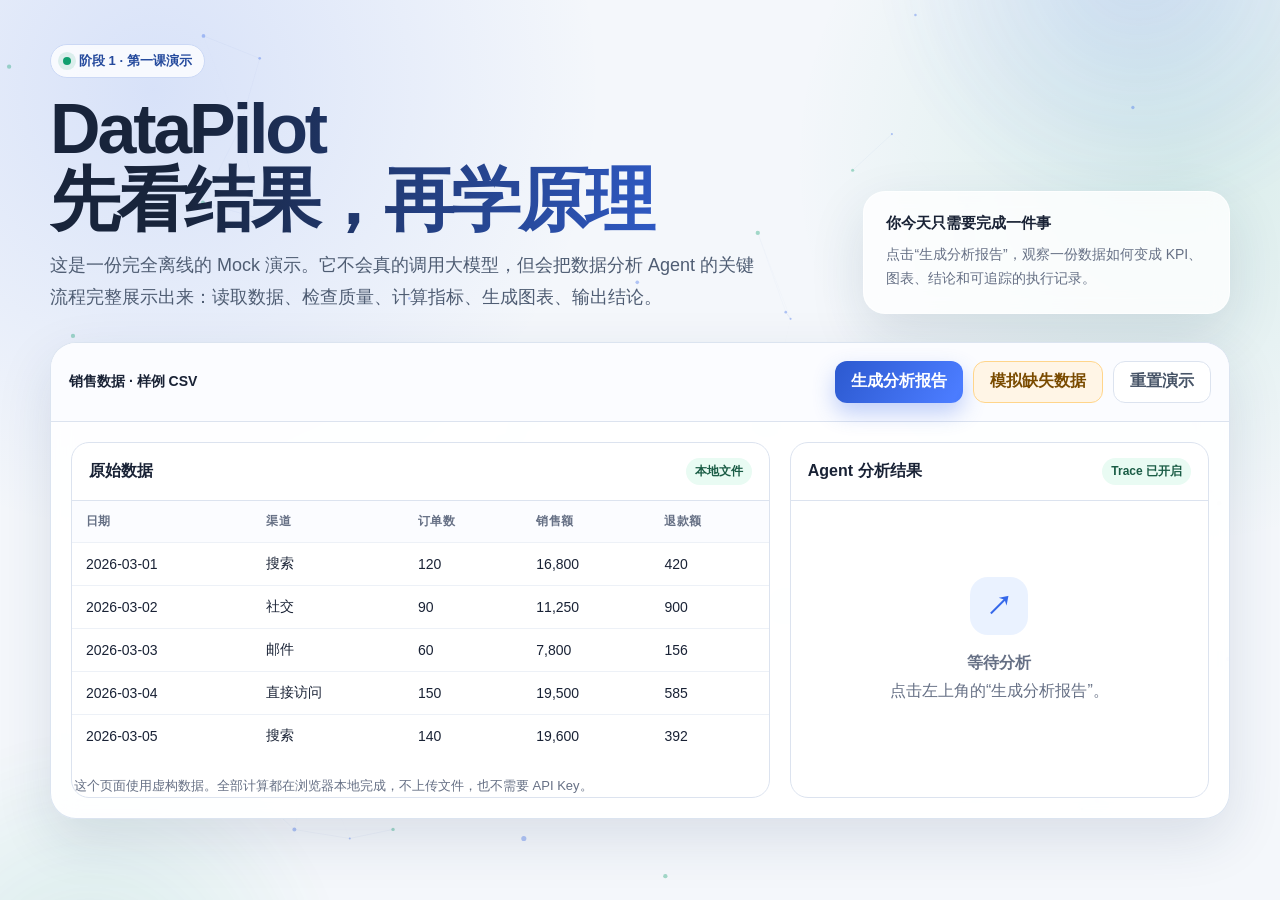
<file: 01-demo/index.html>
<!doctype html>
<html lang="zh-CN">
<head>
  <meta charset="utf-8">
  <meta name="viewport" content="width=device-width, initial-scale=1">
  <title>DataPilot 数据分析演示</title>
  <style>
    :root {
      --ink: #192235;
      --muted: #667085;
      --line: #dce3ef;
      --blue: #3568ea;
      --blue-soft: #eaf2ff;
      --orange: #f59e0b;
      --orange-soft: #fff5e6;
      --green: #0f9f6e;
      --green-soft: #e9fbf3;
      --red: #dc3d4b;
      --red-soft: #fff0f0;
      --paper: #ffffff;
      --canvas: #f4f7fb;
      --shadow: 0 20px 55px rgba(28, 49, 90, 0.12);
    }

    * { box-sizing: border-box; }

    body {
      margin: 0;
      min-height: 100vh;
      overflow-x: hidden;
      color: var(--ink);
      background:
        radial-gradient(circle at 12% 10%, rgba(53, 104, 234, 0.15), transparent 28rem),
        radial-gradient(circle at 92% 18%, rgba(15, 159, 110, 0.12), transparent 24rem),
        var(--canvas);
      font-family: "Avenir Next", "PingFang SC", "Microsoft YaHei", sans-serif;
    }

    body::before,
    body::after {
      position: fixed;
      z-index: 0;
      width: 42vw;
      aspect-ratio: 1;
      border-radius: 50%;
      pointer-events: none;
      content: "";
      filter: blur(20px);
      opacity: 0.7;
    }

    body::before {
      top: -24vw;
      right: -10vw;
      background: radial-gradient(circle, rgba(53, 104, 234, 0.22), transparent 68%);
      animation: aura-drift 15s ease-in-out infinite alternate;
    }

    body::after {
      bottom: -28vw;
      left: -14vw;
      background: radial-gradient(circle, rgba(15, 159, 110, 0.18), transparent 68%);
      animation: aura-drift 18s ease-in-out infinite alternate-reverse;
    }

    #data-field {
      position: fixed;
      inset: 0;
      z-index: 0;
      width: 100%;
      height: 100%;
      pointer-events: none;
      opacity: 0.62;
    }

    button { font: inherit; }

    .shell {
      position: relative;
      z-index: 1;
      width: min(1180px, calc(100% - 32px));
      margin: 0 auto;
      padding: 44px 0 72px;
    }

    .hero {
      display: grid;
      grid-template-columns: minmax(0, 1.5fr) minmax(260px, 0.7fr);
      gap: 28px;
      align-items: end;
      margin-bottom: 28px;
    }

    .eyebrow {
      display: inline-flex;
      align-items: center;
      gap: 8px;
      padding: 7px 12px;
      border: 1px solid #cbd8f5;
      border-radius: 999px;
      color: #254a9d;
      background: rgba(255, 255, 255, 0.78);
      font-size: 13px;
      font-weight: 700;
      animation: rise-in 650ms cubic-bezier(0.22, 1, 0.36, 1) both;
      backdrop-filter: blur(12px);
    }

    .dot {
      width: 8px;
      height: 8px;
      border-radius: 50%;
      background: var(--green);
      box-shadow: 0 0 0 5px rgba(15, 159, 110, 0.12);
      animation: live-pulse 2s ease-in-out infinite;
    }

    h1 {
      margin: 16px 0 12px;
      font-size: clamp(36px, 6vw, 70px);
      line-height: 1.02;
      letter-spacing: -0.045em;
      background: linear-gradient(100deg, #18243b 8%, #3568ea 42%, #0f9f6e 72%, #18243b 92%);
      background-size: 230% 100%;
      background-clip: text;
      -webkit-background-clip: text;
      color: transparent;
      animation: rise-in 700ms 80ms cubic-bezier(0.22, 1, 0.36, 1) both,
                 title-flow 8s 1s ease-in-out infinite;
    }

    .lead {
      max-width: 720px;
      margin: 0;
      color: #4f5d73;
      font-size: 18px;
      line-height: 1.8;
      animation: rise-in 700ms 150ms cubic-bezier(0.22, 1, 0.36, 1) both;
    }

    .goal-card {
      padding: 22px;
      border: 1px solid rgba(255, 255, 255, 0.7);
      border-radius: 22px;
      background: rgba(255, 255, 255, 0.8);
      box-shadow: var(--shadow);
      backdrop-filter: blur(10px);
      animation: rise-in 760ms 220ms cubic-bezier(0.22, 1, 0.36, 1) both,
                 card-float 6s 1.4s ease-in-out infinite;
    }

    .goal-card strong {
      display: block;
      margin-bottom: 10px;
      font-size: 15px;
    }

    .goal-card p {
      margin: 0;
      color: var(--muted);
      line-height: 1.7;
      font-size: 14px;
    }

    .panel {
      border: 1px solid rgba(216, 225, 239, 0.9);
      border-radius: 26px;
      background: rgba(255, 255, 255, 0.92);
      box-shadow: var(--shadow);
      overflow: hidden;
      animation: rise-in 760ms 300ms cubic-bezier(0.22, 1, 0.36, 1) both;
      backdrop-filter: blur(14px);
    }

    .toolbar {
      display: flex;
      flex-wrap: wrap;
      gap: 10px;
      align-items: center;
      padding: 18px;
      border-bottom: 1px solid var(--line);
      background: #fbfcff;
    }

    .toolbar-title {
      margin-right: auto;
      font-size: 14px;
      font-weight: 800;
    }

    .button {
      position: relative;
      overflow: hidden;
      min-height: 42px;
      border: 0;
      border-radius: 12px;
      padding: 0 16px;
      cursor: pointer;
      font-weight: 750;
      transition: transform 160ms ease, box-shadow 160ms ease, opacity 160ms ease;
    }

    .button:hover { transform: translateY(-1px); }
    .button:active { transform: translateY(0); }

    .button::after {
      position: absolute;
      top: -60%;
      bottom: -60%;
      left: -48%;
      width: 28%;
      content: "";
      background: linear-gradient(90deg, transparent, rgba(255, 255, 255, 0.62), transparent);
      transform: rotate(18deg);
      transition: left 420ms ease;
      pointer-events: none;
    }

    .button:hover::after { left: 125%; }

    .primary {
      color: #fff;
      background: linear-gradient(120deg, #2c59cf, #4b7cff 55%, #2362d8);
      background-size: 180% 100%;
      box-shadow: 0 10px 22px rgba(53, 104, 234, 0.3);
      animation: button-glow 2.8s ease-in-out infinite;
    }

    .secondary {
      color: #7a4b00;
      background: var(--orange-soft);
      border: 1px solid #ffd58b;
    }

    .ghost {
      color: #475467;
      background: #fff;
      border: 1px solid var(--line);
    }

    .workspace {
      display: grid;
      grid-template-columns: minmax(0, 1.25fr) minmax(320px, 0.75fr);
      gap: 20px;
      padding: 20px;
    }

    .card {
      position: relative;
      border: 1px solid var(--line);
      border-radius: 18px;
      background: var(--paper);
      overflow: hidden;
      transition: transform 220ms ease, border-color 220ms ease, box-shadow 220ms ease;
    }

    .card:hover {
      z-index: 2;
      border-color: rgba(74, 120, 235, 0.3);
      transform: translateY(-3px);
      box-shadow: 0 16px 40px rgba(38, 69, 130, 0.13);
    }

    .card-head {
      display: flex;
      justify-content: space-between;
      align-items: center;
      padding: 15px 17px;
      border-bottom: 1px solid var(--line);
    }

    .card-head h2 {
      margin: 0;
      font-size: 16px;
    }

    .tag {
      border-radius: 999px;
      padding: 5px 9px;
      color: #1a5c45;
      background: var(--green-soft);
      font-size: 12px;
      font-weight: 800;
    }

    table {
      width: 100%;
      border-collapse: collapse;
      font-size: 14px;
    }

    th, td {
      padding: 12px 14px;
      border-bottom: 1px solid #edf1f7;
      text-align: left;
      white-space: nowrap;
    }

    th {
      color: var(--muted);
      background: #fbfcff;
      font-size: 12px;
      letter-spacing: 0.04em;
    }

    tbody tr:last-child td { border-bottom: 0; }
    tr.missing { background: var(--red-soft); }
    tr.missing td:last-child::after { content: "  缺失"; color: var(--red); font-weight: 800; }

    .status {
      display: grid;
      place-items: center;
      min-height: 280px;
      padding: 30px;
      color: var(--muted);
      text-align: center;
      line-height: 1.7;
    }

    .status-icon {
      display: grid;
      place-items: center;
      width: 58px;
      height: 58px;
      margin: 0 auto 14px;
      border-radius: 18px;
      color: var(--blue);
      background: var(--blue-soft);
      font-size: 26px;
      font-weight: 900;
      animation: status-breathe 2.4s ease-in-out infinite;
    }

    .report {
      position: relative;
      display: none;
      padding: 18px;
      overflow: hidden;
    }

    .report::before {
      position: absolute;
      top: -45%;
      left: 0;
      width: 100%;
      height: 36%;
      content: "";
      background: linear-gradient(180deg, transparent, rgba(90, 135, 255, 0.13), transparent);
      animation: scan-report 2.8s 400ms ease-in-out infinite;
      pointer-events: none;
    }

    .metrics {
      display: grid;
      grid-template-columns: repeat(2, minmax(0, 1fr));
      gap: 10px;
      margin-bottom: 16px;
    }

    .metric {
      position: relative;
      overflow: hidden;
      padding: 13px;
      border: 1px solid var(--line);
      border-radius: 13px;
      background: #fbfcff;
      animation: metric-in 520ms cubic-bezier(0.22, 1, 0.36, 1) both;
    }

    .metric::after {
      position: absolute;
      right: -20px;
      bottom: -24px;
      width: 64px;
      height: 64px;
      border-radius: 50%;
      content: "";
      background: radial-gradient(circle, rgba(53, 104, 234, 0.13), transparent 68%);
    }

    .metric:nth-child(2) { animation-delay: 70ms; }
    .metric:nth-child(3) { animation-delay: 140ms; }
    .metric:nth-child(4) { animation-delay: 210ms; }
    }

    .metric span {
      display: block;
      margin-bottom: 5px;
      color: var(--muted);
      font-size: 12px;
    }

    .metric strong {
      font-size: 20px;
      background: linear-gradient(100deg, #17233b, #3568ea);
      background-clip: text;
      -webkit-background-clip: text;
      color: transparent;
    }

    .steps {
      display: grid;
      gap: 9px;
      margin: 16px 0;
    }

    .step {
      display: flex;
      gap: 10px;
      align-items: flex-start;
      padding: 10px 11px;
      border-radius: 12px;
      color: #344054;
      background: #f8fafc;
      font-size: 13px;
      line-height: 1.45;
      animation: step-in 440ms cubic-bezier(0.22, 1, 0.36, 1) both;
    }

    .step:nth-child(2) { animation-delay: 90ms; }
    .step:nth-child(3) { animation-delay: 180ms; }
    .step:nth-child(4) { animation-delay: 270ms; }

    .step::before {
      content: "✓";
      display: grid;
      flex: 0 0 21px;
      place-items: center;
      width: 21px;
      height: 21px;
      border-radius: 50%;
      color: #fff;
      background: var(--green);
      font-size: 12px;
      font-weight: 900;
    }

    .bars {
      display: grid;
      gap: 9px;
      margin-top: 8px;
    }

    .bar-row {
      display: grid;
      grid-template-columns: 62px 1fr 78px;
      gap: 9px;
      align-items: center;
      font-size: 12px;
    }

    .bar-track {
      height: 10px;
      border-radius: 99px;
      background: #edf1f7;
      overflow: hidden;
    }

    .bar-fill {
      height: 100%;
      border-radius: inherit;
      background: linear-gradient(90deg, #3568ea, #6d91ff);
      box-shadow: 0 0 16px rgba(53, 104, 234, 0.3);
      transform-origin: left center;
      animation: grow-bar 900ms cubic-bezier(0.22, 1, 0.36, 1) both;
    }

    .insight {
      margin-top: 16px;
      padding: 14px;
      border: 1px solid #ccebdd;
      border-radius: 13px;
      color: #174b38;
      background: var(--green-soft);
      font-size: 14px;
      line-height: 1.7;
      animation: reveal-block 560ms 330ms ease both;
    }

    .insight.warning {
      border-color: #ffd0d0;
      color: #6d1f27;
      background: var(--red-soft);
    }

    .trace {
      position: relative;
      overflow: hidden;
      margin-top: 16px;
      padding: 14px;
      border-radius: 14px;
      color: #dce7ff;
      background: #172033;
      font-family: "SFMono-Regular", Consolas, monospace;
      font-size: 12px;
      line-height: 1.8;
      animation: reveal-block 560ms 430ms ease both;
    }

    .trace::after {
      position: absolute;
      top: 0;
      bottom: 0;
      left: -20%;
      width: 16%;
      content: "";
      background: linear-gradient(90deg, transparent, rgba(117, 173, 255, 0.2), transparent);
      animation: trace-scan 3.2s 900ms ease-in-out infinite;
    }

    .trace strong {
      display: block;
      margin-bottom: 6px;
      color: #9db7ff;
    }

    .note {
      margin: 18px 2px 0;
      color: var(--muted);
      font-size: 13px;
      line-height: 1.7;
    }

    @keyframes rise-in {
      from { opacity: 0; transform: translateY(16px); }
      to { opacity: 1; transform: translateY(0); }
    }

    @keyframes aura-drift {
      from { transform: translate3d(-2%, -3%, 0) scale(0.92); }
      to { transform: translate3d(5%, 7%, 0) scale(1.12); }
    }

    @keyframes live-pulse {
      0%, 100% { box-shadow: 0 0 0 5px rgba(15, 159, 110, 0.12); }
      50% { box-shadow: 0 0 0 9px rgba(15, 159, 110, 0.03); }
    }

    @keyframes title-flow {
      0%, 100% { background-position: 0% 50%; }
      50% { background-position: 100% 50%; }
    }

    @keyframes card-float {
      0%, 100% { transform: translateY(0); }
      50% { transform: translateY(-5px); }
    }

    @keyframes button-glow {
      0%, 100% { background-position: 0% 50%; box-shadow: 0 10px 22px rgba(53, 104, 234, 0.28); }
      50% { background-position: 100% 50%; box-shadow: 0 12px 30px rgba(53, 104, 234, 0.42); }
    }

    @keyframes status-breathe {
      0%, 100% { transform: scale(1); box-shadow: 0 0 0 0 rgba(53, 104, 234, 0.08); }
      50% { transform: scale(1.05); box-shadow: 0 0 0 12px rgba(53, 104, 234, 0.02); }
    }

    @keyframes scan-report {
      0% { transform: translateY(-40%); opacity: 0; }
      15% { opacity: 1; }
      75% { opacity: 0.8; }
      100% { transform: translateY(390%); opacity: 0; }
    }

    @keyframes metric-in {
      from { opacity: 0; transform: translateY(10px) scale(0.97); }
      to { opacity: 1; transform: translateY(0) scale(1); }
    }

    @keyframes step-in {
      from { opacity: 0; transform: translateX(-8px); }
      to { opacity: 1; transform: translateX(0); }
    }

    @keyframes grow-bar {
      from { transform: scaleX(0); }
      to { transform: scaleX(1); }
    }

    @keyframes reveal-block {
      from { opacity: 0; transform: translateY(8px); }
      to { opacity: 1; transform: translateY(0); }
    }

    @keyframes trace-scan {
      0% { transform: translateX(0); opacity: 0; }
      20% { opacity: 1; }
      100% { transform: translateX(800%); opacity: 0; }
    }

    @media (max-width: 840px) {
      .hero, .workspace { grid-template-columns: 1fr; }
      .goal-card { max-width: none; }
      .toolbar-title { width: 100%; }
      .metrics { grid-template-columns: 1fr 1fr; }
    }

    @media (max-width: 560px) {
      .shell { width: min(100% - 20px, 1180px); padding-top: 24px; }
      .toolbar { padding: 14px; }
      .workspace { padding: 12px; }
      .button { flex: 1 1 100%; }
      .metrics { grid-template-columns: 1fr; }
      .card { overflow-x: auto; }
      body::before, body::after { width: 72vw; }
    }

    @media (prefers-reduced-motion: reduce) {
      *, *::before, *::after {
        scroll-behavior: auto !important;
        animation-duration: 0.01ms !important;
        animation-iteration-count: 1 !important;
        transition-duration: 0.01ms !important;
      }
    }
  </style>
</head>
<body>
  <canvas id="data-field" aria-hidden="true"></canvas>
  <main class="shell">
    <section class="hero">
      <div>
        <span class="eyebrow"><span class="dot"></span> 阶段 1 · 第一课演示</span>
        <h1>DataPilot<br>先看结果，再学原理</h1>
        <p class="lead">这是一份完全离线的 Mock 演示。它不会真的调用大模型，但会把数据分析 Agent 的关键流程完整展示出来：读取数据、检查质量、计算指标、生成图表、输出结论。</p>
      </div>
      <aside class="goal-card">
        <strong>你今天只需要完成一件事</strong>
        <p>点击“生成分析报告”，观察一份数据如何变成 KPI、图表、结论和可追踪的执行记录。</p>
      </aside>
    </section>

    <section class="panel">
      <div class="toolbar">
        <div class="toolbar-title">销售数据 · 样例 CSV</div>
        <button class="button primary" id="analyzeButton">生成分析报告</button>
        <button class="button secondary" id="missingButton">模拟缺失数据</button>
        <button class="button ghost" id="resetButton">重置演示</button>
      </div>

      <div class="workspace">
        <article class="card">
          <div class="card-head">
            <h2>原始数据</h2>
            <span class="tag">本地文件</span>
          </div>
          <table aria-label="销售样例数据">
            <thead>
              <tr>
                <th>日期</th>
                <th>渠道</th>
                <th>订单数</th>
                <th>销售额</th>
                <th>退款额</th>
              </tr>
            </thead>
            <tbody id="dataBody">
              <tr><td>2026-03-01</td><td>搜索</td><td>120</td><td>16,800</td><td>420</td></tr>
              <tr><td>2026-03-02</td><td>社交</td><td>90</td><td>11,250</td><td>900</td></tr>
              <tr><td>2026-03-03</td><td>邮件</td><td>60</td><td>7,800</td><td>156</td></tr>
              <tr><td>2026-03-04</td><td>直接访问</td><td>150</td><td>19,500</td><td>585</td></tr>
              <tr><td>2026-03-05</td><td>搜索</td><td>140</td><td>19,600</td><td>392</td></tr>
            </tbody>
          </table>
          <p class="note">这个页面使用虚构数据。全部计算都在浏览器本地完成，不上传文件，也不需要 API Key。</p>
        </article>

        <article class="card">
          <div class="card-head">
            <h2>Agent 分析结果</h2>
            <span class="tag">Trace 已开启</span>
          </div>
          <div class="status" id="status">
            <div>
              <div class="status-icon">↗</div>
              <strong>等待分析</strong><br>
              点击左上角的“生成分析报告”。
            </div>
          </div>
          <div class="report" id="report">
            <div class="metrics" id="metrics"></div>
            <div class="steps">
              <div class="step">读取 CSV，识别日期、渠道、金额等字段</div>
              <div class="step">检查数据类型与缺失值</div>
              <div class="step">计算销售额、退款率与渠道贡献</div>
              <div class="step">生成图表和分析结论</div>
            </div>
            <div class="bars" id="bars"></div>
            <div class="insight" id="insight"></div>
            <div class="trace" id="trace"></div>
          </div>
        </article>
      </div>
    </section>
  </main>

  <script>
    const rawRows = [
      { date: "2026-03-01", channel: "搜索", orders: 120, sales: 16800, refund: 420 },
      { date: "2026-03-02", channel: "社交", orders: 90, sales: 11250, refund: 900 },
      { date: "2026-03-03", channel: "邮件", orders: 60, sales: 7800, refund: 156 },
      { date: "2026-03-04", channel: "直接访问", orders: 150, sales: 19500, refund: 585 },
      { date: "2026-03-05", channel: "搜索", orders: 140, sales: 19600, refund: 392 }
    ];

    let missingMode = false;
    const money = new Intl.NumberFormat("zh-CN", {
      style: "currency",
      currency: "CNY",
      maximumFractionDigits: 0
    });

    const status = document.querySelector("#status");
    const report = document.querySelector("#report");
    const metrics = document.querySelector("#metrics");
    const bars = document.querySelector("#bars");
    const insight = document.querySelector("#insight");
    const trace = document.querySelector("#trace");
    const dataField = document.querySelector("#data-field");

    if (typeof window !== "undefined" && dataField && dataField.getContext) {
      const context = dataField.getContext("2d");
      const reduceMotion = window.matchMedia &&
        window.matchMedia("(prefers-reduced-motion: reduce)").matches;
      const pointer = { x: -1000, y: -1000 };
      let viewportWidth = 0;
      let viewportHeight = 0;
      let particles = [];

      const makeParticle = () => ({
        x: Math.random() * viewportWidth,
        y: Math.random() * viewportHeight,
        vx: (Math.random() - 0.5) * 0.42,
        vy: (Math.random() - 0.5) * 0.42,
        radius: 0.8 + Math.random() * 1.8,
        tone: Math.random() > 0.42 ? "53, 104, 234" : "15, 159, 110"
      });

      const resizeField = () => {
        const ratio = Math.min(window.devicePixelRatio || 1, 2);
        viewportWidth = window.innerWidth;
        viewportHeight = window.innerHeight;
        dataField.width = Math.round(viewportWidth * ratio);
        dataField.height = Math.round(viewportHeight * ratio);
        dataField.style.width = `${viewportWidth}px`;
        dataField.style.height = `${viewportHeight}px`;
        context.setTransform(ratio, 0, 0, ratio, 0, 0);
        const count = Math.max(28, Math.min(82, Math.floor(viewportWidth / 20)));
        particles = Array.from({ length: count }, makeParticle);
      };

      const paintField = () => {
        context.clearRect(0, 0, viewportWidth, viewportHeight);

        for (let i = 0; i < particles.length; i += 1) {
          const particle = particles[i];

          for (let j = i + 1; j < particles.length; j += 1) {
            const other = particles[j];
            const dx = particle.x - other.x;
            const dy = particle.y - other.y;
            const distance = Math.hypot(dx, dy);

            if (distance < 118) {
              const alpha = (1 - distance / 118) * 0.16;
              context.beginPath();
              context.moveTo(particle.x, particle.y);
              context.lineTo(other.x, other.y);
              context.strokeStyle = `rgba(67, 104, 190, ${alpha})`;
              context.lineWidth = 0.8;
              context.stroke();
            }
          }

          const pointerDistance = Math.hypot(particle.x - pointer.x, particle.y - pointer.y);
          if (pointerDistance < 170) {
            const alpha = (1 - pointerDistance / 170) * 0.34;
            context.beginPath();
            context.moveTo(particle.x, particle.y);
            context.lineTo(pointer.x, pointer.y);
            context.strokeStyle = `rgba(53, 104, 234, ${alpha})`;
            context.lineWidth = 1;
            context.stroke();
          }

          context.beginPath();
          context.arc(particle.x, particle.y, particle.radius, 0, Math.PI * 2);
          context.fillStyle = `rgba(${particle.tone}, 0.58)`;
          context.fill();
        }
      };

      const animateField = () => {
        for (const particle of particles) {
          const dx = particle.x - pointer.x;
          const dy = particle.y - pointer.y;
          const pointerDistance = Math.hypot(dx, dy);

          if (pointerDistance > 0 && pointerDistance < 140) {
            const force = (140 - pointerDistance) / 140;
            particle.x += (dx / pointerDistance) * force * 0.55;
            particle.y += (dy / pointerDistance) * force * 0.55;
          }

          particle.x += particle.vx;
          particle.y += particle.vy;

          if (particle.x < -12) particle.x = viewportWidth + 12;
          if (particle.x > viewportWidth + 12) particle.x = -12;
          if (particle.y < -12) particle.y = viewportHeight + 12;
          if (particle.y > viewportHeight + 12) particle.y = -12;
        }

        paintField();
        window.requestAnimationFrame(animateField);
      };

      resizeField();
      paintField();

      if (!reduceMotion) {
        window.requestAnimationFrame(animateField);
      }

      window.addEventListener("resize", resizeField);
      window.addEventListener("pointermove", event => {
        pointer.x = event.clientX;
        pointer.y = event.clientY;
      }, { passive: true });
      window.addEventListener("pointerleave", () => {
        pointer.x = -1000;
        pointer.y = -1000;
      });
    }

    function resetReport() {
      status.style.display = "grid";
      report.style.display = "none";
      metrics.innerHTML = "";
      bars.innerHTML = "";
      insight.textContent = "";
      trace.textContent = "";
    }

    function showMissing() {
      missingMode = true;
      resetReport();
      document.querySelector("#dataBody").children[2].classList.add("missing");
      status.innerHTML = '<div><div class="status-icon" style="color:#dc3d4b;background:#fff0f0">!</div><strong>已制造一个数据问题</strong><br>再次点击“生成分析报告”，看看 Agent 能否发现它。</div>';
    }

    function resetAll() {
      missingMode = false;
      document.querySelector("#dataBody").children[2].classList.remove("missing");
      resetReport();
      status.innerHTML = '<div><div class="status-icon">↗</div><strong>等待分析</strong><br>点击左上角的“生成分析报告”。</div>';
    }

    function analyze() {
      const rows = rawRows.map((row, index) => ({ ...row, sales: index === 2 && missingMode ? null : row.sales }));
      const validRows = rows.filter(row => row.sales !== null);
      const totalSales = validRows.reduce((sum, row) => sum + row.sales, 0);
      const totalRefund = validRows.reduce((sum, row) => sum + row.refund, 0);
      const refundRate = totalRefund / totalSales * 100;
      const channelSales = {};

      for (const row of validRows) {
        channelSales[row.channel] = (channelSales[row.channel] || 0) + row.sales;
      }

      const ranked = Object.entries(channelSales).sort((a, b) => b[1] - a[1]);
      const topChannel = ranked[0][0];
      const social = rows.find(row => row.channel === "社交");
      const socialRate = social.refund / social.sales * 100;

      metrics.innerHTML = `
        <div class="metric"><span>有效销售额</span><strong>${money.format(totalSales)}</strong></div>
        <div class="metric"><span>整体退款率</span><strong>${refundRate.toFixed(1)}%</strong></div>
        <div class="metric"><span>销售额最高渠道</span><strong>${topChannel}</strong></div>
        <div class="metric"><span>社交退款率</span><strong>${socialRate.toFixed(1)}%</strong></div>
      `;

      const maxSales = ranked[0][1];
      bars.innerHTML = ranked.map(([channel, sales]) => `
        <div class="bar-row">
          <span>${channel}</span>
          <div class="bar-track"><div class="bar-fill" style="width:${(sales / maxSales * 100).toFixed(1)}%"></div></div>
          <strong>${money.format(sales)}</strong>
        </div>
      `).join("");

      const warning = socialRate > 5;
      insight.classList.toggle("warning", warning);
      insight.innerHTML = warning
        ? `<strong>发现异常：</strong>社交渠道退款率为 ${socialRate.toFixed(1)}%，高于样例中 5% 的风险线。建议检查投放人群、商品匹配和售后原因。`
        : `<strong>分析结论：</strong>${topChannel}渠道贡献最高，整体退款率处于样例阈值内。`;

      trace.innerHTML = `
        <strong>Mock Trace · 完整执行记录</strong>
        [1] read_csv rows=5<br>
        [2] inspect_schema columns=5 missing=${missingMode ? 1 : 0}<br>
        [3] calculate_metric total_sales=${totalSales}<br>
        [4] rank_channels winner=${topChannel}<br>
        [5] create_chart bars=${ranked.length}<br>
        [6] respond_with_evidence status=ok
      `;

      if (missingMode) {
        insight.innerHTML = `<strong>数据质量提示：</strong>发现 1 条销售额缺失，本次计算已跳过该行。真实 Agent 还需要说明跳过规则，并让用户确认是否接受。`;
        insight.classList.add("warning");
      }

      status.style.display = "none";
      report.style.display = "block";
    }

    document.querySelector("#analyzeButton").addEventListener("click", analyze);
    document.querySelector("#missingButton").addEventListener("click", showMissing);
    document.querySelector("#resetButton").addEventListener("click", resetAll);
  </script>
</body>
</html>
</file>
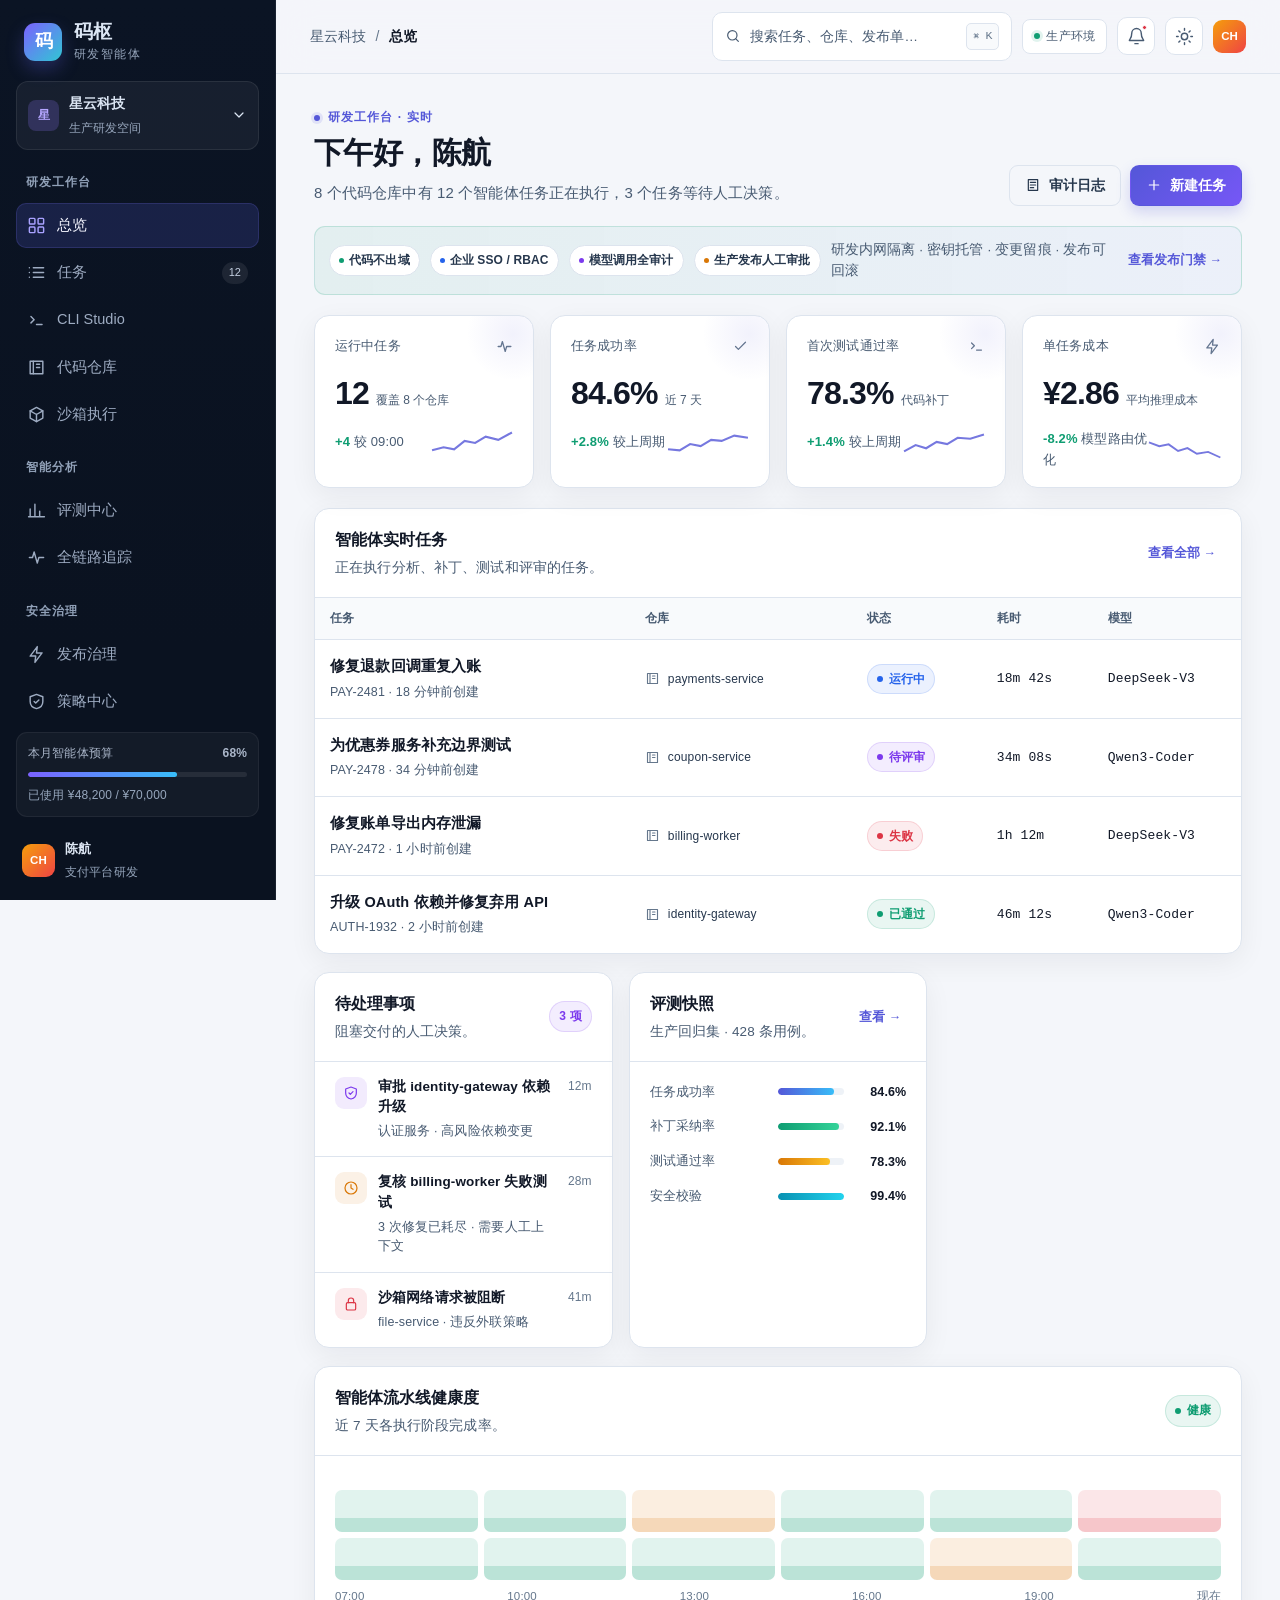
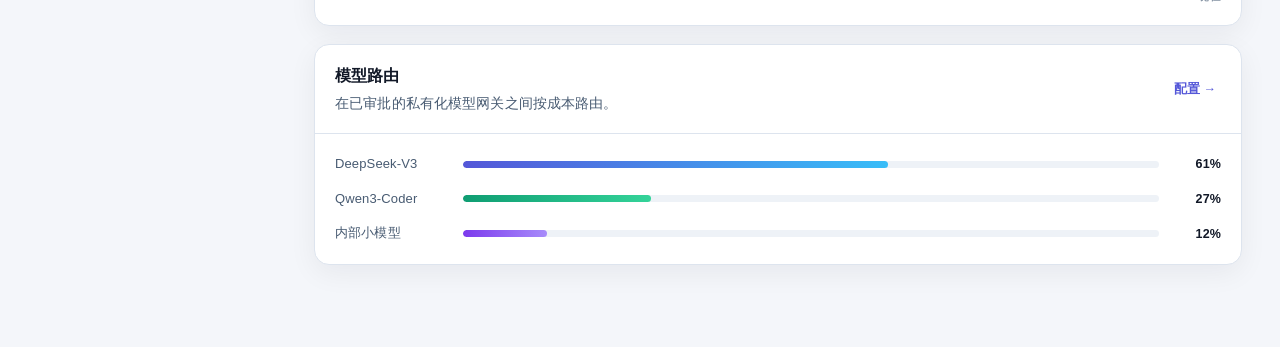
<file: code-agent-console/index.html>
<!doctype html>
<html lang="zh-CN">
<head>
  <meta charset="utf-8">
  <meta name="viewport" content="width=device-width, initial-scale=1">
  <meta name="color-scheme" content="light dark">
  <title>码枢 — 企业研发智能体平台</title>
  <style>
    :root {
      --bg: #f4f6fa;
      --panel: #ffffff;
      --panel-2: #f8fafc;
      --panel-3: #eef2f7;
      --line: #dde4ee;
      --text: #111827;
      --text-2: #26374d;
      --muted: #485b72;
      --muted-2: #65778c;
      --primary: #5457d8;
      --primary-2: #7657f6;
      --green: #0f9d72;
      --amber: #d97706;
      --red: #dc3545;
      --blue: #2563eb;
      --violet: #7c3aed;
      --cyan: #0891b2;
      --sidebar: #0b1424;
      --sidebar-2: #101d31;
      --sidebar-text: #dce6f4;
      --sidebar-muted: #96a5bb;
      --shadow: 0 8px 28px rgba(17, 24, 39, .06);
      --shadow-lg: 0 24px 70px rgba(4, 10, 22, .24);
      --radius: 15px;
      --mono: ui-monospace, SFMono-Regular, Menlo, Monaco, Consolas, "Liberation Mono", monospace;
    }
    [data-theme="dark"] {
      --bg: #090f19;
      --panel: #111a29;
      --panel-2: #0e1726;
      --panel-3: #182337;
      --line: #243149;
      --text: #e7edf6;
      --text-2: #c4d0e0;
      --muted: #b6c4d7;
      --muted-2: #93a4ba;
      --shadow: 0 8px 28px rgba(0, 0, 0, .22);
      --shadow-lg: 0 24px 70px rgba(0, 0, 0, .58);
    }
    * { box-sizing: border-box; }
    html { scroll-behavior: smooth; }
    body {
      margin: 0;
      background: var(--bg);
      color: var(--text);
      font-family: "SF Pro Display", "PingFang SC", "Microsoft YaHei", Inter, ui-sans-serif, system-ui, -apple-system, sans-serif;
      font-size: 14px;
      -webkit-font-smoothing: antialiased;
    }
    button, input, select, textarea { font: inherit; }
    button { cursor: pointer; }
    a { color: inherit; text-decoration: none; }
    code, pre, .mono { font-family: var(--mono); }
    .icon { width: 18px; height: 18px; fill: none; stroke: currentColor; stroke-width: 1.8; stroke-linecap: round; stroke-linejoin: round; flex: none; }
    .icon-sm { width: 15px; height: 15px; }
    .app { min-height: 100vh; }
    .sidebar {
      position: fixed;
      inset: 0 auto 0 0;
      width: 254px;
      background: linear-gradient(180deg, var(--sidebar), #0a1220 72%);
      color: var(--sidebar-text);
      display: flex;
      flex-direction: column;
      padding: 18px 14px 14px;
      z-index: 50;
      border-right: 1px solid rgba(255, 255, 255, .06);
    }
    .brand { display: flex; align-items: center; gap: 11px; padding: 2px 8px 18px; }
    .brand-mark {
      width: 34px; height: 34px; border-radius: 10px; display: grid; place-items: center;
      background: linear-gradient(135deg, #7b61ff, #31c6d4);
      color: white; font-weight: 800; letter-spacing: -.06em; box-shadow: 0 8px 18px rgba(99, 102, 241, .28);
    }
    .brand-text { display: flex; flex-direction: column; line-height: 1.1; }
    .brand-text strong { font-size: 17px; letter-spacing: -.02em; }
    .brand-text span { font-size: 10px; color: var(--sidebar-muted); margin-top: 4px; letter-spacing: .12em; text-transform: uppercase; }
    .workspace {
      display: flex; align-items: center; gap: 10px; width: 100%; padding: 10px;
      background: rgba(255, 255, 255, .05); border: 1px solid rgba(255, 255, 255, .08);
      color: var(--sidebar-text); border-radius: 11px; text-align: left;
    }
    .workspace:hover { background: rgba(255, 255, 255, .08); }
    .workspace-icon {
      width: 28px; height: 28px; border-radius: 8px; display: grid; place-items: center;
      background: rgba(144, 119, 255, .22); color: #b5a6ff; font-size: 10px; font-weight: 800;
    }
    .workspace-copy { display: flex; flex-direction: column; flex: 1; min-width: 0; }
    .workspace-copy strong { font-size: 12px; font-weight: 600; overflow: hidden; text-overflow: ellipsis; white-space: nowrap; }
    .workspace-copy small { color: var(--sidebar-muted); font-size: 10px; margin-top: 3px; }
    .nav { margin-top: 20px; overflow-y: auto; scrollbar-width: thin; }
    .nav-group { margin-bottom: 18px; }
    .nav-label { display: block; padding: 0 10px 7px; color: #64738d; font-size: 9px; font-weight: 700; letter-spacing: .15em; text-transform: uppercase; }
    .nav-item {
      display: flex; align-items: center; gap: 10px; width: 100%; padding: 9px 10px; margin: 2px 0;
      border: 0; border-radius: 9px; background: transparent; color: #9eacc2; text-align: left; font-size: 12.5px;
    }
    .nav-item:hover { background: rgba(255, 255, 255, .05); color: #e8eefc; }
    .nav-item.active { background: rgba(103, 104, 255, .16); color: #f5f6ff; box-shadow: inset 0 0 0 1px rgba(124, 115, 255, .18); }
    .nav-item.active .icon { color: #a9a2ff; }
    .nav-item .count { margin-left: auto; padding: 2px 6px; border-radius: 999px; background: rgba(255, 255, 255, .08); color: #c3cee0; font-size: 9px; }
    .sidebar-footer { margin-top: auto; padding-top: 14px; }
    .usage-card { padding: 11px; border-radius: 11px; background: rgba(255, 255, 255, .04); border: 1px solid rgba(255, 255, 255, .06); margin-bottom: 12px; }
    .usage-top { display: flex; justify-content: space-between; color: #aab6c9; font-size: 10px; margin-bottom: 7px; }
    .usage-bar { height: 5px; background: rgba(255, 255, 255, .08); border-radius: 999px; overflow: hidden; }
    .usage-bar span { display: block; height: 100%; width: 68%; background: linear-gradient(90deg, #7b61ff, #38bdf8); border-radius: inherit; }
    .usage-note { color: #97a7bd; font-size: 9px; margin-top: 7px; }
    .user-row { display: flex; align-items: center; gap: 9px; padding: 8px 6px 2px; }
    .avatar { width: 30px; height: 30px; border-radius: 9px; display: grid; place-items: center; background: linear-gradient(135deg, #f59e0b, #ef4444); color: white; font-size: 10px; font-weight: 800; flex: none; }
    .user-meta { min-width: 0; display: flex; flex-direction: column; }
    .user-meta strong { font-size: 11px; color: #dfe8f5; font-weight: 600; }
    .user-meta span { font-size: 9px; color: #95a5bb; margin-top: 2px; }
    .main { margin-left: 254px; min-height: 100vh; }
    .topbar {
      height: 66px; position: sticky; top: 0; z-index: 40; display: flex; align-items: center; justify-content: space-between;
      gap: 18px; padding: 0 30px; background: color-mix(in srgb, var(--bg) 90%, transparent);
      backdrop-filter: blur(18px); border-bottom: 1px solid var(--line);
    }
    .topbar-left, .topbar-actions { display: flex; align-items: center; gap: 10px; min-width: 0; }
    .breadcrumb { display: flex; align-items: center; gap: 8px; color: var(--muted); font-size: 12px; white-space: nowrap; }
    .breadcrumb strong { color: var(--text); font-weight: 600; }
    .breadcrumb .sep { color: var(--muted-2); }
    .search-trigger {
      display: flex; align-items: center; gap: 9px; width: 260px; padding: 8px 10px;
      border: 1px solid var(--line); background: var(--panel); color: var(--muted); border-radius: 9px; text-align: left; font-size: 12px;
    }
    .search-trigger kbd { margin-left: auto; border: 1px solid var(--line); border-radius: 5px; padding: 2px 5px; font-family: var(--mono); font-size: 9px; color: var(--muted-2); background: var(--panel-2); }
    .env-chip { display: flex; align-items: center; gap: 6px; padding: 6px 9px; border: 1px solid var(--line); border-radius: 8px; background: var(--panel); color: var(--muted); font-size: 10px; white-space: nowrap; }
    .env-chip .dot { width: 6px; height: 6px; border-radius: 50%; background: var(--green); box-shadow: 0 0 0 3px rgba(15, 157, 114, .12); }
    .icon-btn { width: 34px; height: 34px; display: grid; place-items: center; border: 1px solid var(--line); border-radius: 9px; background: var(--panel); color: var(--muted); position: relative; }
    .icon-btn:hover { color: var(--text); border-color: var(--muted-2); }
    .notification-dot { position: absolute; top: 7px; right: 7px; width: 5px; height: 5px; border-radius: 50%; background: var(--red); border: 1px solid var(--panel); }
    .avatar-btn { border: 0; padding: 0; background: transparent; }
    .mobile-menu { display: none; width: 34px; height: 34px; border: 1px solid var(--line); border-radius: 9px; background: var(--panel); color: var(--muted); place-items: center; }
    .content { width: min(1500px, 100%); margin: 0 auto; padding: 28px 32px 52px; }
    .view { display: none; animation: fade .22s ease; }
    .view.active { display: block; }
    @keyframes fade { from { opacity: .2; transform: translateY(4px); } to { opacity: 1; transform: none; } }
    .page-head { display: flex; align-items: flex-end; justify-content: space-between; gap: 20px; margin-bottom: 22px; }
    .eyebrow { display: flex; align-items: center; gap: 8px; color: var(--primary); font-size: 10px; font-weight: 700; letter-spacing: .13em; text-transform: uppercase; margin-bottom: 7px; }
    .eyebrow .dot { width: 6px; height: 6px; border-radius: 50%; background: var(--primary); box-shadow: 0 0 0 3px rgba(84, 87, 216, .12); }
    h1, h2, h3, p { margin: 0; }
    h1 { font-size: clamp(24px, 2.2vw, 31px); letter-spacing: -.035em; line-height: 1.12; font-weight: 700; }
    .page-head p { color: var(--muted); font-size: 12.5px; margin-top: 8px; line-height: 1.6; }
    .page-actions { display: flex; align-items: center; gap: 9px; flex-wrap: wrap; }
    .compliance-strip { display: flex; align-items: center; gap: 9px; flex-wrap: wrap; margin: -4px 0 18px; padding: 11px 13px; border: 1px solid rgba(15, 157, 114, .18); border-radius: 11px; background: linear-gradient(90deg, rgba(15, 157, 114, .07), rgba(37, 99, 235, .04)); }
    .compliance-strip .compliance-copy { color: var(--muted); font-size: 10px; flex: 1; min-width: 220px; }
    .tag { display: inline-flex; align-items: center; gap: 5px; padding: 4px 7px; border-radius: 999px; background: var(--panel); border: 1px solid var(--line); color: var(--text-2); font-size: 9px; font-weight: 600; white-space: nowrap; }
    .tag .dot { width: 5px; height: 5px; border-radius: 50%; background: var(--green); }
    .tag.blue .dot { background: var(--blue); }
    .tag.violet .dot { background: var(--violet); }
    .tag.amber .dot { background: var(--amber); }
    .release-path { display: flex; align-items: center; gap: 8px; flex-wrap: wrap; padding: 14px 16px; }
    .release-step { display: flex; align-items: center; gap: 6px; color: var(--muted); font-size: 9.5px; }
    .release-step b { width: 21px; height: 21px; border-radius: 50%; border: 1px solid var(--line); display: grid; place-items: center; color: var(--muted); font-size: 9px; background: var(--panel); }
    .release-step.done { color: var(--green); }
    .release-step.done b { background: rgba(15, 157, 114, .1); border-color: rgba(15, 157, 114, .2); color: var(--green); }
    .release-step.current { color: var(--primary); font-weight: 700; }
    .release-step.current b { background: rgba(84, 87, 216, .1); border-color: rgba(84, 87, 216, .24); color: var(--primary); }
    .release-arrow { color: var(--muted-2); font-size: 12px; }
    .btn { display: inline-flex; align-items: center; justify-content: center; gap: 7px; min-height: 34px; padding: 7px 12px; border-radius: 8px; border: 1px solid var(--line); background: var(--panel); color: var(--text-2); font-size: 11.5px; font-weight: 600; white-space: nowrap; }
    .btn:hover { border-color: var(--muted-2); color: var(--text); }
    .btn.primary { background: linear-gradient(135deg, var(--primary), var(--primary-2)); border-color: transparent; color: white; box-shadow: 0 6px 14px rgba(84, 87, 216, .22); }
    .btn.primary:hover { filter: brightness(1.06); color: white; }
    .btn.ghost { background: transparent; }
    .btn.danger { color: var(--red); border-color: rgba(220, 53, 69, .28); }
    .btn.small { min-height: 29px; padding: 5px 9px; font-size: 10.5px; }
    .metric-grid { display: grid; grid-template-columns: repeat(4, minmax(0, 1fr)); gap: 14px; margin-bottom: 18px; }
    .metric-card, .card { background: var(--panel); border: 1px solid var(--line); border-radius: var(--radius); box-shadow: var(--shadow); }
    .metric-card { padding: 17px 18px 15px; position: relative; overflow: hidden; }
    .metric-card::after { content: ""; position: absolute; right: -30px; top: -32px; width: 100px; height: 100px; border-radius: 50%; background: radial-gradient(circle, rgba(84,87,216,.08), transparent 66%); }
    .metric-label { display: flex; align-items: center; justify-content: space-between; color: var(--muted); font-size: 10.5px; }
    .metric-label .icon { width: 15px; height: 15px; color: var(--muted-2); }
    .metric-value { display: flex; align-items: baseline; gap: 7px; margin-top: 10px; font-size: 27px; letter-spacing: -.04em; font-weight: 700; }
    .metric-value small { color: var(--muted); font-size: 11px; font-weight: 500; letter-spacing: 0; }
    .metric-foot { display: flex; align-items: center; justify-content: space-between; margin-top: 9px; color: var(--muted); font-size: 10px; }
    .trend { color: var(--green); font-weight: 700; }
    .trend.down { color: var(--red); }
    .spark { width: 78px; height: 26px; color: var(--primary); opacity: .8; }
    .overview-grid { display: grid; grid-template-columns: minmax(0, 1.65fr) minmax(290px, .8fr); gap: 18px; align-items: start; margin-bottom: 18px; }
    .stack { display: flex; flex-direction: column; gap: 18px; }
    .card { overflow: hidden; }
    .card-head { display: flex; align-items: center; justify-content: space-between; gap: 12px; padding: 16px 18px; border-bottom: 1px solid var(--line); }
    .card-head h2, .card-head h3 { font-size: 13px; font-weight: 700; letter-spacing: -.01em; }
    .card-head p { color: var(--muted); font-size: 10.5px; margin-top: 4px; }
    .card-body { padding: 18px; }
    .link-btn { border: 0; background: transparent; color: var(--primary); font-size: 10.5px; font-weight: 700; padding: 4px; }
    .link-btn:hover { text-decoration: underline; }
    .table-wrap { overflow-x: auto; }
    table { width: 100%; border-collapse: collapse; font-size: 12px; }
    th { padding: 9px 14px; text-align: left; background: var(--panel-2); border-bottom: 1px solid var(--line); color: var(--muted); font-size: 9px; font-weight: 700; letter-spacing: .09em; text-transform: uppercase; white-space: nowrap; }
    td { padding: 12px 14px; border-bottom: 1px solid var(--line); vertical-align: middle; }
    tbody tr:last-child td { border-bottom: 0; }
    .task-row { cursor: pointer; transition: background .16s ease; }
    .task-row:hover { background: var(--panel-2); }
    .task-row:focus-visible { outline: 2px solid var(--primary); outline-offset: -2px; }
    .task-title { display: flex; flex-direction: column; gap: 3px; min-width: 190px; }
    .task-title strong { font-size: 11.5px; font-weight: 650; color: var(--text); }
    .task-title span { color: var(--muted); font-size: 9.5px; }
    .mono { font-family: var(--mono); font-size: 10px; }
    td.mono { white-space: nowrap; }
    .muted { color: var(--muted); }
    .status { display: inline-flex; align-items: center; gap: 5px; padding: 4px 7px; border-radius: 999px; font-size: 9.5px; font-weight: 700; white-space: nowrap; border: 1px solid transparent; }
    .status .dot { width: 5px; height: 5px; border-radius: 50%; background: currentColor; }
    .status.running { color: #2563eb; background: rgba(37, 99, 235, .09); border-color: rgba(37, 99, 235, .16); }
    .status.review { color: #7c3aed; background: rgba(124, 58, 237, .09); border-color: rgba(124, 58, 237, .16); }
    .status.passed { color: #0f9d72; background: rgba(15, 157, 114, .09); border-color: rgba(15, 157, 114, .16); }
    .status.failed { color: #dc3545; background: rgba(220, 53, 69, .09); border-color: rgba(220, 53, 69, .16); }
    .status.queued { color: #d97706; background: rgba(217, 119, 6, .09); border-color: rgba(217, 119, 6, .16); }
    .status.blocked { color: #64748b; background: rgba(100, 116, 139, .09); border-color: rgba(100, 116, 139, .16); }
    .status.pulse .dot { animation: pulse 1.6s infinite; }
    @keyframes pulse { 0%, 100% { opacity: 1; transform: scale(1); } 50% { opacity: .35; transform: scale(.75); } }
    .repo-cell { display: flex; align-items: center; gap: 7px; color: var(--text-2); font-size: 10.5px; white-space: nowrap; }
    .repo-cell .icon { color: var(--muted-2); width: 14px; height: 14px; }
    .approval-list { display: flex; flex-direction: column; }
    .approval-item { display: flex; align-items: flex-start; gap: 10px; padding: 12px 18px; border-bottom: 1px solid var(--line); }
    .approval-item:last-child { border-bottom: 0; }
    .approval-icon { width: 28px; height: 28px; border-radius: 8px; display: grid; place-items: center; background: rgba(124, 58, 237, .1); color: var(--violet); flex: none; }
    .approval-icon.warn { background: rgba(217, 119, 6, .1); color: var(--amber); }
    .approval-icon.bad { background: rgba(220, 53, 69, .1); color: var(--red); }
    .approval-copy { flex: 1; min-width: 0; }
    .approval-copy strong { display: block; font-size: 11px; font-weight: 650; line-height: 1.35; }
    .approval-copy span { display: block; color: var(--muted); font-size: 9.5px; margin-top: 4px; }
    .approval-item time { color: var(--muted-2); font-size: 9px; white-space: nowrap; }
    .snapshot { display: flex; flex-direction: column; gap: 12px; }
    .snapshot-row { display: grid; grid-template-columns: 92px 1fr 40px; align-items: center; gap: 9px; font-size: 10.5px; }
    .snapshot-row span:first-child { color: var(--muted); }
    .snapshot-row b { text-align: right; font-size: 10px; }
    .mini-bar { height: 6px; border-radius: 999px; background: var(--panel-3); overflow: hidden; }
    .mini-bar span { display: block; height: 100%; border-radius: inherit; background: linear-gradient(90deg, var(--primary), #38bdf8); }
    .pipeline-health { display: grid; grid-template-columns: repeat(6, 1fr); gap: 6px; margin-top: 14px; }
    .health-block { height: 42px; border-radius: 7px; background: rgba(15, 157, 114, .12); position: relative; overflow: hidden; }
    .health-block::after { content: ""; position: absolute; inset: auto 0 0; height: 34%; background: rgba(15, 157, 114, .18); }
    .health-block.warn { background: rgba(217, 119, 6, .12); }
    .health-block.warn::after { background: rgba(217, 119, 6, .18); }
    .health-block.bad { background: rgba(220, 53, 69, .12); }
    .health-block.bad::after { background: rgba(220, 53, 69, .18); }
    .health-labels { display: flex; justify-content: space-between; color: var(--muted-2); font-size: 9px; margin-top: 5px; }
    .toolbar { display: flex; align-items: center; justify-content: space-between; gap: 12px; margin-bottom: 13px; flex-wrap: wrap; }
    .filters { display: flex; align-items: center; gap: 8px; flex-wrap: wrap; }
    .input, .select { min-height: 34px; border: 1px solid var(--line); background: var(--panel); color: var(--text); border-radius: 8px; padding: 7px 10px; font-size: 11px; outline: none; }
    .input:focus, .select:focus { border-color: var(--primary); box-shadow: 0 0 0 3px rgba(84, 87, 216, .1); }
    .search-input { width: 250px; padding-left: 31px; }
    .input-wrap { position: relative; }
    .input-wrap .icon { position: absolute; left: 10px; top: 9px; width: 14px; height: 14px; color: var(--muted-2); }
    .back-link { display: inline-flex; align-items: center; gap: 6px; border: 0; background: transparent; color: var(--muted); font-size: 11px; font-weight: 600; padding: 0; margin-bottom: 15px; }
    .back-link:hover { color: var(--text); }
    .detail-head { display: flex; align-items: flex-start; justify-content: space-between; gap: 20px; margin-bottom: 16px; }
    .detail-title-line { display: flex; align-items: center; gap: 10px; flex-wrap: wrap; }
    .detail-sub { display: flex; align-items: center; gap: 8px; flex-wrap: wrap; color: var(--muted); font-size: 10.5px; margin-top: 9px; }
    .detail-sub code { color: var(--text-2); font-size: 10px; }
    .pipeline { display: flex; align-items: center; overflow-x: auto; gap: 0; background: var(--panel); border: 1px solid var(--line); border-radius: 12px; padding: 11px 15px; margin-bottom: 16px; box-shadow: var(--shadow); }
    .pipe-step { display: flex; align-items: center; gap: 7px; color: var(--muted); font-size: 10px; white-space: nowrap; }
    .pipe-step.done { color: var(--green); }
    .pipe-step.current { color: var(--primary); font-weight: 700; }
    .pipe-dot { width: 18px; height: 18px; border-radius: 50%; border: 1px solid currentColor; display: grid; place-items: center; font-size: 9px; flex: none; }
    .pipe-step.done .pipe-dot { background: rgba(15, 157, 114, .1); }
    .pipe-step.current .pipe-dot { background: rgba(84, 87, 216, .1); box-shadow: 0 0 0 3px rgba(84, 87, 216, .08); }
    .pipe-line { width: 24px; height: 1px; background: var(--line); margin: 0 8px; flex: none; }
    .detail-grid { display: grid; grid-template-columns: minmax(0, 1fr) 330px; gap: 18px; align-items: start; }
    .detail-main { min-width: 0; }
    .tabs { display: flex; align-items: center; gap: 4px; padding: 0 14px; border-bottom: 1px solid var(--line); overflow-x: auto; }
    .tab { border: 0; background: transparent; color: var(--muted); padding: 12px 9px 10px; font-size: 11px; font-weight: 600; border-bottom: 2px solid transparent; white-space: nowrap; }
    .tab.active { color: var(--primary); border-bottom-color: var(--primary); }
    .tab:hover { color: var(--text); }
    .tab-count { display: inline-grid; place-items: center; min-width: 24px; height: 20px; padding: 0 6px; border-radius: 999px; font-size: 11.5px; font-weight: 700; border: 1px solid transparent; }
    .tab-count.passed { color: #0f9d72; background: rgba(15, 157, 114, .09); border-color: rgba(15, 157, 114, .16); }
    .detail-pane { display: none; }
    .detail-pane.active { display: block; }
    .file-tabs { display: flex; gap: 4px; padding: 10px 12px 0; background: var(--panel-2); border-bottom: 1px solid var(--line); overflow-x: auto; }
    .file-tab { border: 1px solid transparent; border-bottom: 0; background: transparent; color: var(--muted); border-radius: 7px 7px 0 0; padding: 8px 10px; font-family: var(--mono); font-size: 9.5px; display: flex; align-items: center; gap: 7px; white-space: nowrap; }
    .file-tab.active { background: var(--panel); color: var(--text-2); border-color: var(--line); }
    .file-tab .add { color: var(--green); }
    .file-tab .del { color: var(--red); }
    .code-toolbar { display: flex; align-items: center; justify-content: space-between; gap: 10px; padding: 8px 13px; background: #0b1220; color: #8fa0b9; border-bottom: 1px solid rgba(255,255,255,.06); font-size: 9.5px; }
    .code-toolbar .meta { display: flex; align-items: center; gap: 10px; }
    .code-view { background: #0b1220; overflow-x: auto; }
    .code-row { display: grid; grid-template-columns: 46px 24px minmax(620px, 1fr); min-height: 25px; align-items: stretch; font-family: var(--mono); font-size: 10.5px; line-height: 25px; color: #c8d3e4; }
    .code-row .ln { padding-right: 11px; text-align: right; color: #4b5a70; user-select: none; }
    .code-row .sign { text-align: center; color: #4b5a70; user-select: none; }
    .code-row .src { padding-right: 18px; white-space: pre; }
    .code-row.add { background: rgba(16, 185, 129, .12); }
    .code-row.add .sign { color: #34d399; }
    .code-row.del { background: rgba(239, 68, 68, .12); }
    .code-row.del .sign { color: #f87171; }
    .code-row.hunk { background: rgba(59, 130, 246, .08); color: #7dd3fc; }
    .kw { color: #c792ea; } .fn { color: #82aaff; } .str { color: #c3e88d; } .num { color: #f78c6c; } .cmt { color: #637777; } .typ { color: #ffcb6b; }
    .test-summary { display: grid; grid-template-columns: repeat(4, 1fr); gap: 10px; padding: 16px; }
    .test-stat { border: 1px solid var(--line); background: var(--panel-2); border-radius: 10px; padding: 12px; }
    .test-stat span { display: block; color: var(--muted); font-size: 9px; }
    .test-stat strong { display: block; margin-top: 6px; font-size: 20px; letter-spacing: -.04em; }
    .test-stat strong.green { color: var(--green); }
    .terminal { background: #0b1220; color: #c9d6e8; margin: 0 16px 16px; border-radius: 10px; padding: 14px; font-family: var(--mono); font-size: 10px; line-height: 1.8; overflow-x: auto; }
    .terminal .cmd { color: #7dd3fc; }
    .terminal .ok { color: #34d399; }
    .terminal .warn { color: #fbbf24; }
    .trace-head { display: flex; align-items: center; justify-content: space-between; gap: 12px; padding: 14px 16px; border-bottom: 1px solid var(--line); }
    .trace-head code { font-size: 10px; color: var(--primary); }
    .trace-list { padding: 7px 16px 16px; }
    .trace-row { display: grid; grid-template-columns: 150px 1fr 54px; gap: 12px; align-items: center; min-height: 35px; font-size: 10px; }
    .trace-name { color: var(--text-2); display: flex; align-items: center; gap: 6px; }
    .trace-name .icon { width: 13px; height: 13px; color: var(--muted-2); }
    .trace-track { height: 20px; position: relative; background: var(--panel-2); border-radius: 5px; overflow: hidden; }
    .trace-bar { position: absolute; top: 5px; height: 10px; left: var(--left); width: var(--width); min-width: 4px; border-radius: 3px; background: linear-gradient(90deg, var(--primary), #38bdf8); }
    .trace-bar.green { background: linear-gradient(90deg, #0f9d72, #34d399); }
    .trace-bar.amber { background: linear-gradient(90deg, #d97706, #fbbf24); }
    .trace-dur { text-align: right; color: var(--muted); font-family: var(--mono); font-size: 9px; }
    .checks-grid { display: grid; grid-template-columns: repeat(2, 1fr); gap: 10px; padding: 16px; }
    .check-card { border: 1px solid var(--line); border-radius: 10px; padding: 12px; background: var(--panel-2); display: flex; gap: 10px; align-items: flex-start; }
    .check-mark { width: 22px; height: 22px; border-radius: 7px; display: grid; place-items: center; background: rgba(15, 157, 114, .1); color: var(--green); flex: none; }
    .check-mark.warn { background: rgba(217, 119, 6, .1); color: var(--amber); }
    .check-copy strong { display: block; font-size: 10.5px; font-weight: 650; }
    .check-copy span { display: block; color: var(--muted); font-size: 9.5px; margin-top: 3px; line-height: 1.4; }
    .side-card { padding: 0; }
    .side-section { padding: 16px 17px; border-bottom: 1px solid var(--line); }
    .side-section:last-child { border-bottom: 0; }
    .side-title { display: flex; align-items: center; justify-content: space-between; gap: 10px; color: var(--muted); font-size: 9px; font-weight: 700; letter-spacing: .1em; text-transform: uppercase; margin-bottom: 12px; }
    .run-summary-top { display: flex; align-items: center; justify-content: space-between; margin-bottom: 13px; }
    .run-summary-top strong { font-size: 13px; }
    .meta-list { display: grid; gap: 9px; margin: 0; }
    .meta-list div { display: flex; justify-content: space-between; gap: 12px; font-size: 10px; }
    .meta-list dt { color: var(--muted); }
    .meta-list dd { margin: 0; color: var(--text-2); text-align: right; font-family: var(--mono); font-size: 9.5px; }
    .budget { display: grid; gap: 12px; }
    .budget-row { display: grid; gap: 6px; }
    .budget-label { display: flex; justify-content: space-between; color: var(--muted); font-size: 9.5px; }
    .budget-label b { color: var(--text-2); font-weight: 600; }
    .progress { height: 6px; overflow: hidden; border-radius: 999px; background: var(--panel-3); }
    .progress span { display: block; height: 100%; border-radius: inherit; background: linear-gradient(90deg, var(--primary), #38bdf8); }
    .approval-box { padding: 13px; border: 1px solid rgba(124, 58, 237, .18); background: rgba(124, 58, 237, .055); border-radius: 10px; }
    .approval-box strong { display: block; font-size: 10.5px; }
    .approval-box p { color: var(--muted); font-size: 9.5px; line-height: 1.5; margin-top: 5px; }
    .reviewer-row { display: flex; align-items: center; gap: 7px; margin: 11px 0; }
    .avatar-sm { width: 23px; height: 23px; border-radius: 7px; display: grid; place-items: center; color: white; font-size: 8px; font-weight: 800; }
    .reviewer-row span { color: var(--muted); font-size: 9px; }
    .side-actions { display: flex; gap: 7px; }
    .side-actions .btn { flex: 1; }
    .repo-grid { display: grid; grid-template-columns: repeat(3, 1fr); gap: 14px; margin-bottom: 18px; }
    .repo-card { padding: 17px; }
    .repo-top { display: flex; align-items: flex-start; justify-content: space-between; gap: 12px; }
    .repo-name { display: flex; align-items: center; gap: 8px; font-weight: 700; font-size: 13px; }
    .repo-name .repo-icon { width: 30px; height: 30px; border-radius: 8px; display: grid; place-items: center; background: rgba(84, 87, 216, .1); color: var(--primary); }
    .repo-card p { color: var(--muted); font-size: 10px; line-height: 1.55; margin-top: 8px; }
    .repo-stats { display: flex; gap: 15px; margin-top: 14px; padding-top: 12px; border-top: 1px solid var(--line); }
    .repo-stats span { color: var(--muted); font-size: 9px; }
    .repo-stats b { display: block; color: var(--text-2); font-size: 11px; margin-bottom: 2px; }
    .sandbox-grid { display: grid; grid-template-columns: repeat(4, 1fr); gap: 12px; margin-bottom: 18px; }
    .sandbox-stat { padding: 15px; }
    .sandbox-stat span { color: var(--muted); font-size: 9.5px; }
    .sandbox-stat strong { display: block; margin-top: 7px; font-size: 21px; letter-spacing: -.04em; }
    .sandbox-stat small { display: block; margin-top: 4px; color: var(--muted); font-size: 9px; }
    .security-list { display: grid; grid-template-columns: repeat(2, 1fr); gap: 10px; padding: 16px; }
    .security-item { display: flex; align-items: center; gap: 9px; padding: 11px; border: 1px solid var(--line); border-radius: 9px; background: var(--panel-2); font-size: 10px; }
    .security-item .icon { color: var(--green); }
    .chart-card { padding: 18px; }
    .chart { display: flex; align-items: end; gap: 12px; height: 160px; padding: 12px 2px 0; border-bottom: 1px solid var(--line); }
    .bar-col { flex: 1; display: flex; flex-direction: column; align-items: center; gap: 7px; height: 100%; justify-content: end; }
    .bar-col .bar { width: 100%; max-width: 38px; border-radius: 5px 5px 2px 2px; background: linear-gradient(180deg, var(--primary-2), var(--primary)); opacity: .9; }
    .bar-col:nth-child(2n) .bar { background: linear-gradient(180deg, #38bdf8, #2563eb); }
    .bar-col label { color: var(--muted); font-size: 8px; white-space: nowrap; }
    .bar-col b { font-size: 9px; color: var(--text-2); }
    .eval-grid { display: grid; grid-template-columns: 1.15fr .85fr; gap: 18px; }
    #view-release .eval-grid { grid-template-columns: minmax(0, 1fr); }
    #view-release .security-list { grid-template-columns: repeat(3, minmax(0, 1fr)); }
    .policy-list { display: grid; gap: 10px; }
    .policy-card { display: flex; align-items: center; justify-content: space-between; gap: 15px; padding: 14px 16px; }
    .policy-copy strong { display: block; font-size: 11px; }
    .policy-copy span { display: block; color: var(--muted); font-size: 9.5px; margin-top: 4px; line-height: 1.4; }
    .switch { position: relative; width: 36px; height: 20px; flex: none; }
    .switch input { opacity: 0; width: 0; height: 0; }
    .slider { position: absolute; inset: 0; border-radius: 999px; background: var(--panel-3); transition: .2s; border: 1px solid var(--line); }
    .slider::before { content: ""; position: absolute; width: 14px; height: 14px; border-radius: 50%; left: 2px; top: 2px; background: white; box-shadow: 0 1px 3px rgba(0,0,0,.2); transition: .2s; }
    .switch input:checked + .slider { background: var(--primary); border-color: var(--primary); }
    .switch input:checked + .slider::before { transform: translateX(16px); }
    .code-block { background: #0b1220; color: #c9d6e8; padding: 15px; border-radius: 10px; font-family: var(--mono); font-size: 9.5px; line-height: 1.7; overflow-x: auto; }
    .settings-grid { display: grid; grid-template-columns: repeat(2, 1fr); gap: 18px; }
    .form-grid { display: grid; grid-template-columns: repeat(2, 1fr); gap: 12px; }
    .field { display: grid; gap: 6px; }
    .field.full { grid-column: 1 / -1; }
    .field label { color: var(--muted); font-size: 9.5px; font-weight: 600; }
    .field input, .field select, .field textarea { width: 100%; }
    .field textarea { min-height: 78px; resize: vertical; }
    .modal-backdrop { position: fixed; inset: 0; z-index: 100; display: none; align-items: center; justify-content: center; padding: 20px; background: rgba(5, 10, 20, .56); backdrop-filter: blur(7px); }
    .modal-backdrop.open { display: flex; }
    .modal { width: min(620px, 100%); max-height: calc(100vh - 40px); overflow: auto; background: var(--panel); border: 1px solid var(--line); border-radius: 16px; box-shadow: var(--shadow-lg); }
    .modal-head { display: flex; align-items: flex-start; justify-content: space-between; gap: 20px; padding: 19px 20px; border-bottom: 1px solid var(--line); }
    .modal-head h2 { font-size: 16px; }
    .modal-head p { color: var(--muted); font-size: 10.5px; margin-top: 5px; }
    .modal-body { padding: 20px; }
    .modal-foot { display: flex; align-items: center; justify-content: flex-end; gap: 8px; padding: 14px 20px; border-top: 1px solid var(--line); background: var(--panel-2); }
    .close-btn { border: 0; background: transparent; color: var(--muted); width: 28px; height: 28px; border-radius: 7px; display: grid; place-items: center; }
    .close-btn:hover { background: var(--panel-3); color: var(--text); }
    .command-box { width: min(600px, 100%); background: var(--panel); border: 1px solid var(--line); border-radius: 14px; box-shadow: var(--shadow-lg); overflow: hidden; align-self: flex-start; margin-top: 12vh; }
    .command-input { display: flex; align-items: center; gap: 10px; padding: 14px 16px; border-bottom: 1px solid var(--line); }
    .command-input input { flex: 1; border: 0; outline: 0; background: transparent; color: var(--text); font-size: 14px; }
    .command-list { padding: 7px; max-height: 320px; overflow-y: auto; }
    .command-item { display: flex; align-items: center; gap: 10px; width: 100%; border: 0; background: transparent; color: var(--text-2); padding: 10px 11px; border-radius: 8px; text-align: left; font-size: 11px; }
    .command-item:hover { background: var(--panel-2); color: var(--text); }
    .command-item .hint { margin-left: auto; color: var(--muted-2); font-size: 9px; }
    .toast-wrap { position: fixed; right: 20px; bottom: 20px; z-index: 120; display: grid; gap: 9px; width: min(340px, calc(100vw - 40px)); pointer-events: none; }
    .toast { display: flex; align-items: flex-start; gap: 9px; padding: 11px 13px; background: #101b2e; color: #e7edf6; border: 1px solid rgba(255,255,255,.09); border-radius: 10px; box-shadow: 0 12px 35px rgba(0,0,0,.25); animation: toastIn .22s ease; pointer-events: auto; }
    .toast .icon { color: #34d399; margin-top: 1px; }
    .toast strong { display: block; font-size: 10.5px; }
    .toast span { display: block; color: #8da0b8; font-size: 9.5px; margin-top: 3px; line-height: 1.4; }
    @keyframes toastIn { from { opacity: 0; transform: translateY(8px); } to { opacity: 1; transform: none; } }
    .empty-state { padding: 28px; text-align: center; color: var(--muted); font-size: 11px; }

    body {
      font-family: "PingFang SC", "HarmonyOS Sans SC", "MiSans", "Microsoft YaHei", "Noto Sans SC", -apple-system, BlinkMacSystemFont, "Segoe UI", sans-serif;
      font-size: 16px;
      line-height: 1.6;
      letter-spacing: .008em;
      -webkit-font-smoothing: auto;
      text-rendering: optimizeLegibility;
      font-variant-numeric: tabular-nums;
    }
    .icon { width: 19px; height: 19px; }
    .icon-sm { width: 16px; height: 16px; }
    .sidebar { width: 276px; padding: 20px 16px 16px; }
    .main { margin-left: 276px; }
    .sidebar, .nav { scrollbar-width: thin; scrollbar-color: #34445c transparent; }
    .sidebar::-webkit-scrollbar, .nav::-webkit-scrollbar { width: 6px; height: 6px; }
    .sidebar::-webkit-scrollbar-track, .nav::-webkit-scrollbar-track { background: transparent; }
    .sidebar::-webkit-scrollbar-thumb, .nav::-webkit-scrollbar-thumb { background: #34445c; border-radius: 999px; }
    .brand { gap: 12px; padding: 2px 8px 20px; }
    .brand-mark { width: 38px; height: 38px; border-radius: 11px; font-size: 18px; }
    .brand-text strong { font-size: 19px; letter-spacing: -.01em; }
    .brand-text span { font-size: 12px; margin-top: 5px; }
    .workspace { padding: 11px; border-radius: 12px; }
    .workspace-icon { width: 31px; height: 31px; font-size: 12px; }
    .workspace-copy strong { font-size: 13.5px; }
    .workspace-copy small { font-size: 12px; margin-top: 4px; }
    .nav { margin-top: 23px; }
    .nav-group { margin-bottom: 21px; }
    .nav-label { padding: 0 10px 9px; font-size: 12px; letter-spacing: .09em; color: #91a1b8; }
    .nav-item { padding: 11px 11px; gap: 11px; font-size: 14.5px; border-radius: 10px; }
    .nav-item .count { font-size: 11px; padding: 2px 7px; }
    .usage-top { font-size: 12px; margin-bottom: 9px; }
    .usage-note { font-size: 12px; margin-top: 9px; }
    .user-row { gap: 10px; padding: 10px 6px 2px; }
    .avatar { width: 33px; height: 33px; font-size: 11.5px; }
    .user-meta strong { font-size: 13px; }
    .user-meta span { font-size: 12px; margin-top: 3px; }
    .topbar { height: 74px; padding: 0 34px; }
    .breadcrumb { font-size: 14px; gap: 9px; }
    .search-trigger { width: 300px; padding: 10px 12px; font-size: 13.5px; border-radius: 10px; }
    .search-trigger kbd { font-size: 11.5px; padding: 3px 6px; }
    .env-chip { padding: 7px 11px; font-size: 12px; }
    .icon-btn { width: 38px; height: 38px; border-radius: 10px; }
    .content { padding: 34px 38px 64px; }
    .page-head { margin-bottom: 24px; }
    .eyebrow { font-size: 12px; letter-spacing: .09em; margin-bottom: 9px; }
    h1 { font-size: clamp(30px, 2.35vw, 38px); letter-spacing: -.02em; line-height: 1.16; }
    .page-head p { font-size: 15px; line-height: 1.7; margin-top: 9px; }
    .compliance-strip { padding: 12px 14px; gap: 10px; margin-bottom: 20px; }
    .compliance-strip .compliance-copy { font-size: 13.5px; min-width: 250px; }
    .tag { padding: 5px 9px; font-size: 12px; }
    .btn { min-height: 40px; padding: 8px 15px; font-size: 14px; border-radius: 9px; gap: 8px; }
    .btn.small { min-height: 34px; padding: 6px 11px; font-size: 12.5px; }
    .metric-grid { gap: 16px; margin-bottom: 20px; }
    .metric-card { padding: 20px 20px 17px; }
    .metric-label { font-size: 13px; }
    .metric-label .icon { width: 17px; height: 17px; }
    .metric-value { font-size: 32px; margin-top: 11px; letter-spacing: -.025em; }
    .metric-value small { font-size: 12px; }
    .metric-foot { font-size: 13px; margin-top: 10px; }
    .spark { width: 82px; height: 28px; }
    .card-head { padding: 18px 20px; }
    .card-head h2, .card-head h3 { font-size: 16px; letter-spacing: 0; }
    .card-head p { font-size: 13.5px; line-height: 1.55; margin-top: 5px; }
    .card-body { padding: 20px; }
    .link-btn { font-size: 12.5px; padding: 5px; }
    table { font-size: 14.5px; }
    th { padding: 11px 15px; font-size: 12px; letter-spacing: .03em; }
    td { padding: 16px 15px; line-height: 1.5; }
    .task-title { gap: 5px; min-width: 210px; }
    .task-title strong { font-size: 14.5px; font-weight: 650; }
    .task-title span { font-size: 12.5px; }
    .mono { font-size: 13px; }
    .status { padding: 5px 9px; gap: 6px; font-size: 12px; }
    .status .dot { width: 6px; height: 6px; }
    .repo-cell { gap: 8px; font-size: 12px; }
    .repo-cell .icon { width: 15px; height: 15px; }
    .approval-item { padding: 15px 20px; gap: 11px; }
    .approval-icon { width: 32px; height: 32px; border-radius: 9px; }
    .approval-copy strong { font-size: 13.5px; line-height: 1.5; }
    .approval-copy span { font-size: 12.5px; line-height: 1.55; margin-top: 5px; }
    .approval-item time { font-size: 12px; }
    .snapshot { gap: 14px; }
    .snapshot-row { grid-template-columns: 118px 1fr 52px; gap: 10px; font-size: 13px; }
    .snapshot-row b { font-size: 12.5px; }
    .mini-bar { height: 7px; }
    .health-labels { font-size: 11.5px; margin-top: 7px; }
    .input, .select { min-height: 40px; padding: 9px 12px; font-size: 14px; border-radius: 9px; }
    .search-input { width: 290px; padding-left: 35px; }
    .input-wrap .icon { width: 16px; height: 16px; left: 11px; top: 11px; }
    .back-link { font-size: 13.5px; margin-bottom: 17px; }
    .detail-head { margin-bottom: 18px; }
    .detail-sub { font-size: 13.5px; gap: 9px; margin-top: 11px; }
    .detail-sub code { font-size: 12.5px; }
    .pipeline { padding: 14px 18px; margin-bottom: 18px; border-radius: 13px; }
    .pipe-step { font-size: 13px; gap: 8px; }
    .pipe-dot { width: 23px; height: 23px; font-size: 11px; }
    .pipe-line { width: 28px; margin: 0 9px; }
    .tabs { padding: 0 16px; gap: 5px; }
    .tab { padding: 14px 11px 12px; font-size: 13.5px; }
    .file-tabs { padding: 11px 13px 0; }
    .file-tab { padding: 10px 12px; font-size: 12.5px; }
    .code-toolbar { padding: 11px 15px; font-size: 12.5px; }
    .code-row { grid-template-columns: 54px 28px minmax(720px, 1fr); min-height: 31px; font-size: 13.5px; line-height: 31px; }
    .test-summary { gap: 12px; padding: 18px; }
    .test-stat { padding: 14px; border-radius: 11px; }
    .test-stat span { font-size: 12px; }
    .test-stat strong { font-size: 26px; margin-top: 7px; }
    .terminal { font-size: 13px; line-height: 1.9; padding: 17px; margin: 0 18px 18px; border-radius: 11px; }
    .trace-head { padding: 16px 18px; }
    .trace-head code { font-size: 12.5px; }
    .trace-list { padding: 9px 18px 18px; }
    .trace-row { grid-template-columns: 178px 1fr 68px; min-height: 42px; font-size: 13px; gap: 14px; }
    .trace-name .icon { width: 16px; height: 16px; }
    .trace-track { height: 24px; }
    .trace-bar { top: 7px; height: 10px; }
    .trace-dur { font-size: 12px; }
    .checks-grid { gap: 12px; padding: 18px; }
    .check-card { padding: 15px; gap: 11px; border-radius: 11px; }
    .check-mark { width: 27px; height: 27px; border-radius: 8px; }
    .check-copy strong { font-size: 13.5px; }
    .check-copy span { font-size: 12.5px; line-height: 1.55; margin-top: 4px; }
    .side-section { padding: 18px 19px; }
    .side-title { font-size: 12px; letter-spacing: .06em; margin-bottom: 13px; }
    .run-summary-top strong { font-size: 15px; }
    .meta-list { gap: 10px; }
    .meta-list div { font-size: 13px; }
    .meta-list dd { font-size: 12.5px; }
    .budget { gap: 14px; }
    .budget-label { font-size: 12.5px; }
    .approval-box { padding: 15px; border-radius: 11px; }
    .approval-box strong { font-size: 13.5px; }
    .approval-box p { font-size: 12.5px; line-height: 1.6; margin-top: 6px; }
    .avatar-sm { width: 28px; height: 28px; font-size: 11px; }
    .reviewer-row span { font-size: 12px; }
    .repo-card { padding: 19px; }
    .repo-name { font-size: 15px; }
    .repo-card p { font-size: 13px; line-height: 1.65; }
    .repo-stats span { font-size: 12px; }
    .repo-stats b { font-size: 13px; }
    .sandbox-stat { padding: 18px; }
    .sandbox-stat span { font-size: 12.5px; }
    .sandbox-stat strong { font-size: 26px; }
    .sandbox-stat small { font-size: 12px; }
    .security-list { gap: 12px; padding: 18px; }
    .security-item { padding: 14px; font-size: 13px; border-radius: 10px; }
    .bar-col label { font-size: 12px; }
    .bar-col b { font-size: 13px; }
    .policy-card { padding: 16px 18px; }
    .policy-copy strong { font-size: 13.5px; }
    .policy-copy span { font-size: 12.5px; line-height: 1.55; margin-top: 5px; }
    .code-block { font-size: 13px; line-height: 1.85; padding: 18px; }
    .field label { font-size: 12.5px; }
    .modal-head h2 { font-size: 21px; }
    .modal-head p { font-size: 13.5px; line-height: 1.55; }
    .command-item { padding: 13px; font-size: 14px; }
    .command-item .hint { font-size: 12px; }
    .toast strong { font-size: 13px; }
    .toast span { font-size: 12px; line-height: 1.5; }
    .release-step { font-size: 13px; }
    .release-step b { width: 26px; height: 26px; font-size: 11.5px; }
    .release-arrow { font-size: 15px; }
    .cli-workbench-grid { display: grid; grid-template-columns: minmax(0, 1fr) 330px; gap: 18px; align-items: start; }
    .cli-stack { display: grid; gap: 16px; }
    .cli-terminal { background: #08111f; border: 1px solid #1f314a; border-radius: 16px; overflow: hidden; box-shadow: 0 18px 50px rgba(5, 13, 26, .22); }
    .cli-window-head { display: flex; align-items: center; gap: 12px; min-height: 48px; padding: 0 16px; background: linear-gradient(180deg, #101d31, #0c1728); border-bottom: 1px solid rgba(255,255,255,.07); color: #9fb0c7; }
    .cli-traffic { display: flex; gap: 7px; }
    .cli-traffic i { width: 10px; height: 10px; border-radius: 50%; background: #ff5f57; }
    .cli-traffic i:nth-child(2) { background: #febc2e; }
    .cli-traffic i:nth-child(3) { background: #28c840; }
    .cli-window-title { color: #dce6f4; font-family: var(--mono); font-size: 12.5px; font-weight: 600; white-space: nowrap; }
    .cli-session-tabs { display: flex; align-items: center; gap: 5px; margin-left: 8px; min-width: 0; }
    .cli-session-tab { border: 1px solid transparent; background: transparent; color: #7f91aa; padding: 6px 9px; border-radius: 7px; font-family: var(--mono); font-size: 11.5px; white-space: nowrap; }
    .cli-session-tab.active { color: #dce6f4; background: rgba(124, 115, 255, .14); border-color: rgba(124, 115, 255, .22); }
    .cli-session-status { margin-left: auto; display: flex; align-items: center; gap: 7px; color: #73e0b1; font-size: 12px; white-space: nowrap; }
    .cli-session-status .dot { width: 6px; height: 6px; border-radius: 50%; background: #34d399; box-shadow: 0 0 0 4px rgba(52, 211, 153, .1); }
    .cli-body { height: 520px; overflow: auto; padding: 20px 22px; background: radial-gradient(circle at 94% 4%, rgba(84, 87, 216, .13), transparent 28%), #08111f; color: #c8d5e6; font-family: var(--mono); font-size: 13.5px; line-height: 1.9; scrollbar-width: thin; scrollbar-color: #2b3e58 #08111f; }
    .cli-body::-webkit-scrollbar { width: 7px; height: 7px; }
    .cli-body::-webkit-scrollbar-track { background: #08111f; }
    .cli-body::-webkit-scrollbar-thumb { background: #2b3e58; border-radius: 999px; }
    .cli-line { white-space: pre-wrap; overflow-wrap: anywhere; }
    .cli-line + .cli-line { margin-top: 2px; }
    .cli-command-line { margin-top: 14px; color: #e8eef8; }
    .cli-command-line:first-child { margin-top: 0; }
    .cli-user { color: #5eead4; font-weight: 700; }
    .cli-path { color: #93c5fd; }
    .cli-dollar { color: #34d399; font-weight: 800; }
    .cli-cmd { color: #f8fafc; font-weight: 700; }
    .cli-muted { color: #8294ab; }
    .cli-green { color: #6ee7b7; }
    .cli-blue { color: #7dd3fc; }
    .cli-amber { color: #fcd34d; }
    .cli-red { color: #fda4af; }
    .cli-violet { color: #c4b5fd; }
    .cli-tool-call { display: grid; grid-template-columns: 104px minmax(0, 1fr); gap: 10px; margin: 5px 0; padding: 7px 10px; border: 1px solid rgba(148, 163, 184, .12); border-radius: 8px; background: rgba(148, 163, 184, .045); }
    .cli-tool-call b { color: #93c5fd; font-weight: 650; }
    .cli-tool-call span { color: #aebdd0; }
    .cli-check { display: flex; align-items: flex-start; gap: 8px; }
    .cli-check .ok { color: #34d399; flex: none; }
    .cli-diff { margin: 7px 0 3px; border: 1px solid rgba(148, 163, 184, .14); border-radius: 9px; overflow: hidden; }
    .cli-diff-head { padding: 7px 10px; color: #9fb0c7; background: rgba(148, 163, 184, .05); border-bottom: 1px solid rgba(148, 163, 184, .12); }
    .cli-diff-row { padding: 5px 10px; font-size: 12.5px; }
    .cli-diff-row.add { color: #86efac; background: rgba(16, 185, 129, .1); }
    .cli-diff-row.del { color: #fda4af; background: rgba(239, 68, 68, .1); }
    .cli-inputbar { display: flex; align-items: center; gap: 9px; padding: 12px 14px; border-top: 1px solid rgba(255,255,255,.07); background: #0a1425; }
    .cli-prompt-symbol { color: #34d399; font-family: var(--mono); font-size: 17px; font-weight: 800; }
    .cli-inputbar input { flex: 1; min-width: 0; border: 0; outline: 0; background: transparent; color: #eef4ff; font-family: var(--mono); font-size: 13.5px; }
    .cli-inputbar input::placeholder { color: #60728a; }
    .cli-run-btn { min-height: 34px; padding: 0 13px; border: 1px solid rgba(124, 115, 255, .32); border-radius: 8px; background: rgba(124, 115, 255, .15); color: #ddd9ff; font-size: 12.5px; font-weight: 700; }
    .cli-run-btn:hover { background: rgba(124, 115, 255, .24); }
    .cli-shortcuts { display: flex; flex-wrap: wrap; gap: 7px; padding: 11px 14px; border-top: 1px solid rgba(255,255,255,.06); background: #091322; }
    .cli-chip { border: 1px solid rgba(148, 163, 184, .14); border-radius: 7px; background: rgba(148, 163, 184, .045); color: #9fb0c7; padding: 5px 8px; font-family: var(--mono); font-size: 11.5px; }
    .cli-chip:hover { color: #eef4ff; border-color: rgba(124, 115, 255, .34); background: rgba(124, 115, 255, .1); }
    .cli-side-section { padding: 18px; }
    .cli-status-line { display: flex; align-items: center; justify-content: space-between; gap: 12px; padding: 9px 0; border-bottom: 1px solid var(--line); font-size: 13px; }
    .cli-status-line:last-child { border-bottom: 0; }
    .cli-status-line span { color: var(--muted); }
    .cli-status-line b { color: var(--text-2); font-weight: 650; text-align: right; }
    .cli-status-line code { color: var(--primary); font-size: 12.5px; }
    .cli-side-note { margin-top: 12px; padding: 11px 12px; border: 1px solid rgba(84, 87, 216, .16); border-radius: 10px; background: rgba(84, 87, 216, .05); color: var(--muted); font-size: 12.5px; line-height: 1.65; }
    .cli-current-task { padding: 18px; }
    .cli-task-top { display: flex; align-items: flex-start; justify-content: space-between; gap: 10px; }
    .cli-task-top strong { display: block; font-size: 14px; line-height: 1.45; }
    .cli-task-top span { display: block; margin-top: 4px; color: var(--muted); font-family: var(--mono); font-size: 12px; }
    .cli-progress { margin-top: 15px; }
    .cli-progress-label { display: flex; justify-content: space-between; color: var(--muted); font-size: 12px; margin-bottom: 7px; }
    .cli-meta-chips { display: flex; flex-wrap: wrap; gap: 6px; margin-top: 13px; }
    .cli-command-grid { display: grid; grid-template-columns: repeat(3, minmax(0, 1fr)); gap: 14px; margin-top: 18px; }
    .cli-command-card { display: flex; flex-direction: column; align-items: flex-start; min-height: 150px; padding: 16px; border: 1px solid var(--line); border-radius: 13px; background: var(--panel); color: var(--text); text-align: left; box-shadow: var(--shadow); transition: transform .16s ease, border-color .16s ease, box-shadow .16s ease; }
    .cli-command-card:hover { transform: translateY(-2px); border-color: rgba(84, 87, 216, .32); box-shadow: 0 14px 32px rgba(17, 24, 39, .08); }
    .cli-command-card .cmd-icon { width: 32px; height: 32px; display: grid; place-items: center; border-radius: 9px; background: rgba(84, 87, 216, .09); color: var(--primary); }
    .cli-command-card strong { margin-top: 12px; font-size: 14px; }
    .cli-command-card code { margin-top: 6px; color: var(--primary); font-size: 12px; overflow-wrap: anywhere; }
    .cli-command-card p { margin: 7px 0 0; color: var(--muted); font-size: 12.5px; line-height: 1.55; }
    .cli-guide-grid { display: grid; grid-template-columns: 1.1fr .9fr; gap: 18px; align-items: start; margin-top: 18px; }
    .cli-install-tabs { display: flex; flex-wrap: wrap; gap: 6px; padding: 16px 18px 0; }
    .cli-install-tab { border: 1px solid var(--line); border-radius: 8px; background: var(--panel); color: var(--muted); padding: 7px 10px; font-size: 12px; font-weight: 650; }
    .cli-install-tab.active { color: var(--primary); border-color: rgba(84, 87, 216, .28); background: rgba(84, 87, 216, .06); }
    .cli-install-body { padding: 14px 18px 18px; }
    .cli-install-code { position: relative; margin: 0; padding: 16px 52px 16px 16px; border-radius: 11px; background: #0b1423; color: #cbd8e9; font-family: var(--mono); font-size: 12.5px; line-height: 1.8; white-space: pre-wrap; overflow-wrap: anywhere; }
    .cli-copy { position: absolute; top: 10px; right: 10px; border: 1px solid rgba(255,255,255,.1); border-radius: 6px; background: rgba(255,255,255,.06); color: #aebdd0; padding: 4px 7px; font-size: 11px; }
    .cli-install-note { display: flex; align-items: flex-start; gap: 8px; margin-top: 12px; color: var(--muted); font-size: 12.5px; line-height: 1.6; }
    .cli-install-note .icon { color: var(--green); margin-top: 2px; }
    .cli-ci-body { padding: 18px; }
    .cli-ci-code { margin: 0; padding: 15px; border-radius: 11px; background: #0b1423; color: #cbd8e9; font-family: var(--mono); font-size: 12px; line-height: 1.8; white-space: pre-wrap; overflow-wrap: anywhere; }
    .cli-delivery-badges { display: flex; flex-wrap: wrap; gap: 7px; margin-top: 14px; }
    .cli-note-list { display: grid; gap: 10px; margin-top: 14px; }
    .cli-note-item { display: flex; gap: 9px; align-items: flex-start; color: var(--muted); font-size: 12.5px; line-height: 1.55; }
    .cli-note-item .icon { color: var(--green); flex: none; margin-top: 1px; }

    /* CodeAxis Studio · standalone desktop client */
    body.studio-open { overflow: hidden; }
    .studio-backdrop { z-index: 120; padding: 18px; background: rgba(3, 7, 16, .74); backdrop-filter: blur(12px) saturate(.9); }
    #commandPalette { z-index: 150; }
    .studio-shell {
      width: min(1560px, calc(100vw - 36px));
      height: calc(100vh - 36px);
      min-height: 620px;
      display: grid;
      grid-template-rows: 44px 48px minmax(0, 1fr) 186px 28px;
      overflow: hidden;
      background: var(--panel);
      color: var(--text);
      border: 1px solid rgba(255, 255, 255, .14);
      border-radius: 14px;
      box-shadow: 0 42px 120px rgba(0, 0, 0, .62), 0 0 0 1px rgba(0, 0, 0, .45);
      animation: studioIn .18s cubic-bezier(.2, .8, .2, 1);
    }
    @keyframes studioIn { from { opacity: 0; transform: translateY(10px) scale(.992); } to { opacity: 1; transform: none; } }
    .studio-titlebar { display: flex; align-items: center; gap: 13px; min-width: 0; padding: 0 14px; background: linear-gradient(180deg, var(--panel-2), var(--panel-3)); border-bottom: 1px solid var(--line); user-select: none; }
    .studio-traffic { display: flex; gap: 7px; flex: none; }
    .studio-traffic i { width: 11px; height: 11px; border-radius: 50%; background: #ff5f57; box-shadow: inset 0 0 0 1px rgba(0, 0, 0, .12); }
    .studio-traffic i:nth-child(2) { background: #febc2e; }
    .studio-traffic i:nth-child(3) { background: #28c840; }
    .studio-brand { display: flex; align-items: center; gap: 8px; min-width: 0; }
    .studio-brand-mark { width: 24px; height: 24px; display: grid; place-items: center; border-radius: 7px; background: linear-gradient(135deg, #7667ff, #21c4ce); color: white; font-size: 11px; font-weight: 900; letter-spacing: -.08em; box-shadow: 0 4px 12px rgba(84, 87, 216, .28); }
    .studio-brand strong { font-size: 13px; white-space: nowrap; }
    .studio-edition { padding: 2px 6px; border: 1px solid rgba(84, 87, 216, .2); border-radius: 5px; background: rgba(84, 87, 216, .07); color: var(--primary); font-size: 9px; font-weight: 750; letter-spacing: .04em; }
    .studio-title-context { display: flex; align-items: center; gap: 7px; min-width: 0; color: var(--muted); font-size: 12px; }
    .studio-title-context .icon { width: 14px; height: 14px; color: var(--muted-2); }
    .studio-title-context b { color: var(--text-2); font-weight: 650; }
    .studio-title-context code { color: var(--muted); font-size: 11px; }
    .studio-title-actions { display: flex; align-items: center; gap: 7px; margin-left: auto; }
    .studio-sync { display: flex; align-items: center; gap: 6px; color: var(--green); font-size: 11px; white-space: nowrap; }
    .studio-sync .dot { width: 6px; height: 6px; border-radius: 50%; background: currentColor; box-shadow: 0 0 0 4px rgba(15, 157, 114, .1); }
    .studio-window-btn { width: 28px; height: 28px; display: grid; place-items: center; border: 0; border-radius: 7px; background: transparent; color: var(--muted); }
    .studio-window-btn:hover { background: var(--panel); color: var(--text); }
    .studio-window-btn .icon { width: 16px; height: 16px; }
    .studio-commandbar { display: flex; align-items: center; gap: 13px; min-width: 0; padding: 0 13px; background: var(--panel); border-bottom: 1px solid var(--line); }
    .studio-repo-pill { display: flex; align-items: center; gap: 8px; min-width: 0; padding: 6px 9px; border: 1px solid var(--line); border-radius: 8px; background: var(--panel-2); }
    .studio-repo-pill .icon { width: 15px; height: 15px; color: var(--primary); }
    .studio-repo-pill strong { overflow: hidden; text-overflow: ellipsis; white-space: nowrap; font-size: 12.5px; }
    .studio-repo-pill span { color: var(--muted); font-family: var(--mono); font-size: 10.5px; white-space: nowrap; }
    .studio-command-path { display: flex; align-items: center; gap: 6px; min-width: 0; color: var(--muted); font-family: var(--mono); font-size: 11px; }
    .studio-command-path span { overflow: hidden; text-overflow: ellipsis; white-space: nowrap; }
    .studio-command-path .sep { color: var(--line); }
    .studio-command-actions { display: flex; align-items: center; gap: 7px; margin-left: auto; }
    .studio-action-btn { display: inline-flex; align-items: center; justify-content: center; gap: 6px; min-height: 32px; padding: 0 10px; border: 1px solid var(--line); border-radius: 8px; background: var(--panel); color: var(--text-2); font-size: 12px; font-weight: 650; white-space: nowrap; }
    .studio-action-btn:hover { border-color: var(--muted-2); color: var(--text); }
    .studio-action-btn.accent { border-color: transparent; background: linear-gradient(135deg, #5b57dc, #7c4df2); color: white; box-shadow: 0 5px 14px rgba(84, 87, 216, .24); }
    .studio-action-btn.accent:hover { filter: brightness(1.06); }
    .studio-action-btn .icon { width: 14px; height: 14px; }
    .studio-main { display: grid; grid-template-columns: 50px 236px minmax(0, 1fr) 342px; min-height: 0; background: #0b1422; }
    .studio-activity { display: flex; flex-direction: column; align-items: center; gap: 5px; padding: 9px 0; background: #0a111d; border-right: 1px solid #1b2a40; }
    .studio-activity-btn { width: 36px; height: 36px; display: grid; place-items: center; border: 0; border-left: 2px solid transparent; border-radius: 7px; background: transparent; color: #6d829d; }
    .studio-activity-btn:hover { color: #d9e6f6; background: rgba(148, 163, 184, .08); }
    .studio-activity-btn.active { color: #c8d5ff; border-left-color: #8a7cff; background: rgba(124, 100, 255, .13); }
    .studio-activity-btn .icon { width: 17px; height: 17px; }
    .studio-activity-spacer { flex: 1; }
    .studio-explorer { min-width: 0; min-height: 0; display: flex; flex-direction: column; background: #0d1727; border-right: 1px solid #1b2a40; color: #b9c8db; }
    .studio-explorer-head { display: flex; align-items: center; gap: 7px; min-height: 38px; padding: 0 12px; color: #8195af; font-size: 10px; font-weight: 750; letter-spacing: .12em; text-transform: uppercase; border-bottom: 1px solid rgba(148, 163, 184, .08); }
    .studio-explorer-head .icon { width: 13px; height: 13px; margin-left: auto; }
    .studio-tree { min-height: 0; overflow: auto; padding: 6px 5px 12px; scrollbar-width: thin; scrollbar-color: #2a3d57 #0d1727; }
    .studio-tree-group { margin: 7px 8px 4px; color: #627791; font-size: 10px; font-weight: 750; letter-spacing: .1em; text-transform: uppercase; }
    .studio-tree-row { display: flex; align-items: center; gap: 6px; width: 100%; min-height: 28px; padding: 3px 8px 3px calc(9px + (var(--depth, 0) * 13px)); border: 0; border-radius: 6px; background: transparent; color: #a6b8ce; text-align: left; font-family: var(--mono); font-size: 11.5px; white-space: nowrap; overflow: hidden; text-overflow: ellipsis; }
    .studio-tree-row:hover { background: rgba(148, 163, 184, .08); color: #e1ebf9; }
    .studio-tree-row.active { background: rgba(124, 100, 255, .18); color: #f1f4ff; }
    .studio-tree-row .icon { width: 13px; height: 13px; color: #7e93ae; flex: none; }
    .studio-tree-row.folder { color: #d0dbea; font-family: inherit; font-size: 12px; font-weight: 650; }
    .studio-tree-row .tree-badge { margin-left: auto; padding: 1px 4px; border-radius: 4px; background: rgba(252, 211, 77, .12); color: #fcd34d; font-family: inherit; font-size: 9px; }
    .studio-editor { min-width: 0; min-height: 0; display: grid; grid-template-rows: 38px 34px minmax(0, 1fr) 26px; background: #0b1422; }
    .studio-editor-tabs { display: flex; align-items: stretch; min-width: 0; overflow-x: auto; background: #09111d; border-bottom: 1px solid #1b2a40; scrollbar-width: none; }
    .studio-editor-tabs::-webkit-scrollbar { display: none; }
    .studio-editor-tab { display: flex; align-items: center; gap: 7px; flex: none; min-width: 126px; max-width: 230px; padding: 0 12px; border: 0; border-right: 1px solid #1b2a40; border-top: 2px solid transparent; background: #09111d; color: #778ca5; font-family: var(--mono); font-size: 11px; }
    .studio-editor-tab:hover { color: #c5d5e8; background: #0d1828; }
    .studio-editor-tab.active { border-top-color: #7c6cff; background: #0b1422; color: #e3ecfa; }
    .studio-editor-tab span { overflow: hidden; text-overflow: ellipsis; white-space: nowrap; }
    .studio-editor-tab .tab-dot { width: 6px; height: 6px; border-radius: 50%; background: #fbbf24; flex: none; }
    .studio-editor-tab .tab-close { margin-left: auto; color: #51657e; font-size: 14px; }
    .studio-breadcrumb { display: flex; align-items: center; gap: 6px; min-width: 0; padding: 0 15px; background: #0d1727; border-bottom: 1px solid rgba(148, 163, 184, .08); color: #7086a0; font-family: var(--mono); font-size: 10.5px; }
    .studio-breadcrumb .icon { width: 13px; height: 13px; color: #7f93ac; }
    .studio-breadcrumb .current { color: #c7d5e7; }
    .studio-editor-state { display: flex; align-items: center; gap: 6px; margin-left: auto; color: #6c829b; font-family: inherit; font-size: 10px; white-space: nowrap; }
    .studio-editor-state .state-dot { width: 5px; height: 5px; border-radius: 50%; background: #34d399; }
    .studio-editor-state.dirty { color: #fbbf24; }
    .studio-editor-state.dirty .state-dot { background: #fbbf24; }
    .studio-code-area { display: flex; min-height: 0; background: #0b1422; }
    .studio-line-numbers { width: 54px; flex: none; overflow: hidden; padding: 14px 10px 40px 0; border-right: 1px solid rgba(148, 163, 184, .07); background: #09111d; color: #4c6179; font-family: var(--mono); font-size: 13px; line-height: 22px; text-align: right; white-space: pre; user-select: none; }
    .studio-code-wrap { position: relative; flex: 1; min-width: 0; min-height: 0; }
    .studio-code { width: 100%; height: 100%; padding: 14px 20px 40px; border: 0; outline: 0; resize: none; background: transparent; color: #d8e5f6; caret-color: #c7b8ff; font-family: var(--mono); font-size: 13.5px; line-height: 22px; tab-size: 2; white-space: pre; overflow: auto; scrollbar-width: thin; scrollbar-color: #2a3d57 #0b1422; }
    .studio-code::selection { background: rgba(124, 100, 255, .32); }
    .studio-code-footer { display: flex; align-items: center; gap: 13px; padding: 0 14px; background: #09111d; border-top: 1px solid #1b2a40; color: #667d97; font-size: 10px; }
    .studio-code-footer .icon { width: 12px; height: 12px; }
    .studio-code-footer .footer-right { margin-left: auto; color: #7086a0; font-family: var(--mono); }
    .studio-agent { min-width: 0; min-height: 0; overflow: auto; background: var(--panel); border-left: 1px solid var(--line); scrollbar-width: thin; }
    .studio-agent-head { position: sticky; top: 0; z-index: 2; display: flex; align-items: center; gap: 10px; padding: 13px 15px; background: color-mix(in srgb, var(--panel) 94%, transparent); border-bottom: 1px solid var(--line); backdrop-filter: blur(10px); }
    .studio-agent-avatar { width: 32px; height: 32px; display: grid; place-items: center; flex: none; border-radius: 10px; background: linear-gradient(135deg, rgba(84, 87, 216, .16), rgba(8, 145, 178, .12)); color: var(--primary); }
    .studio-agent-avatar .icon { width: 17px; height: 17px; }
    .studio-agent-title { min-width: 0; }
    .studio-agent-title strong { display: block; font-size: 13px; }
    .studio-agent-title span { display: block; margin-top: 2px; color: var(--muted); font-size: 10.5px; }
    .studio-agent-status { display: flex; align-items: center; gap: 5px; margin-left: auto; padding: 4px 6px; border-radius: 999px; background: rgba(15, 157, 114, .09); color: var(--green); font-size: 9.5px; font-weight: 750; white-space: nowrap; }
    .studio-agent-status .dot { width: 5px; height: 5px; border-radius: 50%; background: currentColor; }
    .studio-agent-status.running { color: var(--blue); background: rgba(37, 99, 235, .09); }
    .studio-agent-status.running .dot { animation: pulse 1.3s infinite; }
    .studio-agent-status.review { color: var(--violet); background: rgba(124, 58, 237, .09); }
    .studio-agent-body { display: grid; gap: 12px; padding: 14px 15px 16px; }
    .studio-agent-label { display: flex; align-items: center; justify-content: space-between; gap: 8px; margin-bottom: 6px; color: var(--muted); font-size: 11px; font-weight: 700; }
    .studio-agent-label span { font-weight: 500; color: var(--muted-2); font-size: 10px; }
    .studio-field, .studio-select { width: 100%; border: 1px solid var(--line); border-radius: 8px; background: var(--panel-2); color: var(--text); outline: 0; font-size: 12px; }
    .studio-field:focus, .studio-select:focus { border-color: rgba(84, 87, 216, .55); box-shadow: 0 0 0 3px rgba(84, 87, 216, .08); }
    .studio-field { min-height: 74px; padding: 9px 10px; line-height: 1.55; resize: vertical; }
    .studio-select { min-height: 32px; padding: 0 8px; }
    .studio-control-grid { display: grid; grid-template-columns: 1fr 1fr; gap: 8px; }
    .studio-control-grid label { display: block; color: var(--muted); font-size: 10px; font-weight: 650; margin-bottom: 5px; }
    .studio-permission { display: flex; align-items: flex-start; gap: 7px; padding: 9px 10px; border: 1px solid rgba(15, 157, 114, .16); border-radius: 8px; background: rgba(15, 157, 114, .055); color: var(--muted); font-size: 11px; line-height: 1.55; }
    .studio-permission .icon { width: 13px; height: 13px; color: var(--green); flex: none; margin-top: 1px; }
    .studio-agent-run { display: inline-flex; align-items: center; justify-content: center; gap: 7px; width: 100%; min-height: 35px; border: 0; border-radius: 8px; background: linear-gradient(135deg, #565bdf, #7a4ce9); color: white; font-size: 12px; font-weight: 750; box-shadow: 0 6px 16px rgba(84, 87, 216, .22); }
    .studio-agent-run:hover { filter: brightness(1.05); }
    .studio-agent-run:disabled { cursor: wait; opacity: .72; }
    .studio-agent-run .icon { width: 14px; height: 14px; }
    .studio-section-title { display: flex; align-items: center; justify-content: space-between; gap: 8px; margin: 2px 0 -3px; padding-top: 2px; border-top: 1px solid var(--line); color: var(--text-2); font-size: 11.5px; font-weight: 750; }
    .studio-section-title:first-child { border-top: 0; padding-top: 0; }
    .studio-section-title span { color: var(--muted); font-size: 10px; font-weight: 500; }
    .studio-steps { display: grid; gap: 4px; }
    .studio-step { display: grid; grid-template-columns: 17px minmax(0, 1fr) auto; align-items: center; gap: 7px; padding: 6px 7px; border-radius: 6px; background: var(--panel-2); color: var(--text-2); font-size: 11px; }
    .studio-step-icon { width: 16px; height: 16px; display: grid; place-items: center; border-radius: 50%; background: rgba(15, 157, 114, .11); color: var(--green); font-size: 10px; font-weight: 800; }
    .studio-step.running .studio-step-icon { background: rgba(37, 99, 235, .11); color: var(--blue); }
    .studio-step.running .studio-step-icon::after { content: ""; width: 7px; height: 7px; border: 1.5px solid currentColor; border-top-color: transparent; border-radius: 50%; animation: spin .8s linear infinite; }
    .studio-step.pending .studio-step-icon { background: rgba(217, 119, 6, .11); color: var(--amber); }
    .studio-step b { overflow: hidden; text-overflow: ellipsis; white-space: nowrap; font-weight: 600; }
    .studio-step small { color: var(--muted); font-family: var(--mono); font-size: 9.5px; white-space: nowrap; }
    .studio-diff-card { overflow: hidden; border: 1px solid var(--line); border-radius: 8px; background: #0b1422; }
    .studio-diff-head { display: flex; align-items: center; gap: 8px; padding: 7px 9px; border-bottom: 1px solid rgba(148, 163, 184, .1); color: #b9c8da; font-family: var(--mono); font-size: 10px; }
    .studio-diff-head span { margin-left: auto; color: #f0a5a5; white-space: nowrap; }
    .studio-diff-line { padding: 2px 9px; color: #8ea2b9; font-family: var(--mono); font-size: 10px; white-space: pre-wrap; overflow-wrap: anywhere; }
    .studio-diff-line.add { background: rgba(15, 157, 114, .08); color: #87e6bd; }
    .studio-diff-line.del { background: rgba(220, 53, 69, .08); color: #f5a3a9; }
    .studio-approval { display: none; padding: 10px; border: 1px solid rgba(217, 119, 6, .24); border-radius: 9px; background: rgba(217, 119, 6, .055); }
    .studio-approval.visible { display: block; }
    .studio-approval-top { display: flex; align-items: center; gap: 7px; color: var(--amber); font-size: 11px; font-weight: 750; }
    .studio-approval-top .icon { width: 14px; height: 14px; }
    .studio-approval p { margin: 6px 0 9px; color: var(--muted); font-size: 10.5px; line-height: 1.5; }
    .studio-approval-actions { display: flex; gap: 6px; }
    .studio-approval-actions button { flex: 1; min-height: 28px; border: 1px solid var(--line); border-radius: 6px; background: var(--panel); color: var(--text-2); font-size: 10px; font-weight: 650; }
    .studio-approval-actions button.primary { border-color: rgba(217, 119, 6, .3); background: rgba(217, 119, 6, .1); color: var(--amber); }
    .studio-bottom { display: grid; grid-template-rows: 34px minmax(0, 1fr); min-height: 0; background: #08111f; border-top: 1px solid #1d2d44; color: #9fb2c9; }
    .studio-bottom-head { display: flex; align-items: center; gap: 5px; padding: 0 12px; background: #0a1424; border-bottom: 1px solid rgba(148, 163, 184, .09); }
    .studio-bottom-tab { padding: 6px 8px 5px; border: 0; border-bottom: 1px solid transparent; background: transparent; color: #70849c; font-size: 11px; }
    .studio-bottom-tab.active { border-bottom-color: #8a7cff; color: #d7e4f5; }
    .studio-bottom-tab .count { margin-left: 4px; padding: 1px 4px; border-radius: 4px; background: rgba(148, 163, 184, .1); font-family: var(--mono); font-size: 9px; }
    .studio-bottom-actions { display: flex; align-items: center; gap: 10px; margin-left: auto; color: #61758e; font-family: var(--mono); font-size: 9.5px; }
    .studio-terminal { display: flex; flex-direction: column; min-height: 0; padding: 8px 14px 9px; overflow: auto; font-family: var(--mono); font-size: 11.5px; line-height: 1.65; scrollbar-width: thin; scrollbar-color: #2a3d57 #08111f; }
    .studio-terminal-line { white-space: pre-wrap; overflow-wrap: anywhere; color: #9fb2c9; }
    .studio-terminal-line.command { color: #e5edf9; }
    .studio-terminal-line .prompt { color: #34d399; }
    .studio-terminal-line.ok { color: #6ee7b7; }
    .studio-terminal-line.info { color: #7dd3fc; }
    .studio-terminal-line.warn { color: #fcd34d; }
    .studio-terminal-inputrow { display: flex; align-items: center; gap: 7px; margin-top: 3px; }
    .studio-terminal-inputrow .prompt { color: #34d399; font-weight: 800; }
    .studio-terminal-inputrow input { flex: 1; min-width: 0; border: 0; outline: 0; background: transparent; color: #e5edf9; font: inherit; }
    .studio-terminal-inputrow input::placeholder { color: #4f657e; }
    .studio-statusbar { display: flex; align-items: center; gap: 15px; min-width: 0; padding: 0 12px; background: #101d31; color: #93a8c0; font-size: 10.5px; white-space: nowrap; }
    .studio-statusbar .status-item { display: inline-flex; align-items: center; gap: 5px; }
    .studio-statusbar .status-item .icon { width: 12px; height: 12px; }
    .studio-statusbar .status-item.ok { color: #6ee7b7; }
    .studio-statusbar .status-right { margin-left: auto; color: #71869e; font-family: var(--mono); }
    .studio-statusbar .status-right span { color: #93a8c0; }
    .installer-modal { width: min(940px, 100%); overflow: hidden; }
    .installer-hero { position: relative; padding: 25px 26px 22px; overflow: hidden; background: radial-gradient(circle at 92% 0%, rgba(124, 100, 255, .18), transparent 38%), linear-gradient(135deg, #0d1728, #111a29); color: #e9eff9; }
    .installer-hero::after { content: ""; position: absolute; right: 34px; bottom: -72px; width: 220px; height: 220px; border: 1px solid rgba(124, 100, 255, .14); border-radius: 50%; box-shadow: 0 0 0 28px rgba(124, 100, 255, .035), 0 0 0 56px rgba(124, 100, 255, .02); }
    .installer-kicker { display: flex; align-items: center; gap: 7px; color: #9faee2; font-size: 10px; font-weight: 750; letter-spacing: .12em; text-transform: uppercase; }
    .installer-kicker .dot { width: 6px; height: 6px; border-radius: 50%; background: #34d399; box-shadow: 0 0 0 4px rgba(52, 211, 153, .1); }
    .installer-hero h2 { margin: 11px 0 7px; font-size: 27px; letter-spacing: -.04em; }
    .installer-hero p { max-width: 590px; margin: 0; color: #aab9cc; font-size: 13px; line-height: 1.65; }
    .installer-version { display: flex; flex-wrap: wrap; gap: 7px; margin-top: 14px; }
    .installer-version span { padding: 4px 7px; border: 1px solid rgba(255, 255, 255, .1); border-radius: 5px; background: rgba(255, 255, 255, .05); color: #bdcce0; font-family: var(--mono); font-size: 10px; }
    .installer-body { padding: 20px 24px 22px; }
    .installer-section-head { display: flex; align-items: flex-end; justify-content: space-between; gap: 12px; margin-bottom: 11px; }
    .installer-section-head h3 { margin: 0; font-size: 13px; }
    .installer-section-head p { margin: 4px 0 0; color: var(--muted); font-size: 11px; }
    .install-platform-grid { display: grid; grid-template-columns: repeat(3, minmax(0, 1fr)); gap: 10px; }
    .install-platform-card { display: flex; flex-direction: column; min-height: 142px; padding: 14px; border: 1px solid var(--line); border-radius: 11px; background: var(--panel-2); }
    .install-platform-top { display: flex; align-items: center; gap: 8px; }
    .install-platform-icon { width: 32px; height: 32px; display: grid; place-items: center; border-radius: 9px; background: rgba(84, 87, 216, .09); color: var(--primary); font-size: 16px; font-weight: 800; }
    .install-platform-card strong { font-size: 12.5px; }
    .install-platform-card small { display: block; margin-top: 2px; color: var(--muted); font-size: 9.5px; }
    .install-platform-card p { margin: 10px 0 0; color: var(--muted); font-size: 10.5px; line-height: 1.5; }
    .install-download { display: flex; align-items: center; justify-content: space-between; gap: 8px; width: 100%; min-height: 32px; margin-top: auto; padding: 0 10px; border: 1px solid rgba(84, 87, 216, .24); border-radius: 7px; background: rgba(84, 87, 216, .07); color: var(--primary); font-size: 10.5px; font-weight: 750; }
    .install-download:hover { background: rgba(84, 87, 216, .12); }
    .install-download .icon { width: 13px; height: 13px; }
    .install-artifact { display: flex; align-items: center; gap: 13px; margin-top: 13px; padding: 13px 14px; border: 1px solid rgba(8, 145, 178, .18); border-radius: 10px; background: rgba(8, 145, 178, .045); }
    .install-artifact-icon { width: 34px; height: 34px; display: grid; place-items: center; flex: none; border-radius: 9px; background: rgba(8, 145, 178, .1); color: var(--cyan); }
    .install-artifact-icon .icon { width: 17px; height: 17px; }
    .install-artifact-copy { min-width: 0; }
    .install-artifact-copy strong { font-size: 11.5px; }
    .install-artifact-copy p { margin: 4px 0 0; color: var(--muted); font-size: 10.5px; line-height: 1.5; }
    .install-artifact-copy code { display: block; margin-top: 5px; color: var(--cyan); font-family: var(--mono); font-size: 10px; overflow: hidden; text-overflow: ellipsis; white-space: nowrap; }
    .install-artifact .install-download { width: auto; min-width: 116px; margin: 0 0 0 auto; flex: none; }
    .installer-note { display: flex; align-items: flex-start; gap: 8px; margin-top: 13px; color: var(--muted); font-size: 10.5px; line-height: 1.55; }
    .installer-note .icon { width: 13px; height: 13px; color: var(--green); flex: none; margin-top: 1px; }
    .overview-task-table th:nth-child(1), .overview-task-table td:nth-child(1) { width: 34%; }
    .overview-task-table th:nth-child(2), .overview-task-table td:nth-child(2) { width: 24%; }
    .overview-task-table th:nth-child(3), .overview-task-table td:nth-child(3) { width: 14%; }
    .overview-task-table th:nth-child(4), .overview-task-table td:nth-child(4) { width: 12%; }
    .overview-task-table th:nth-child(5), .overview-task-table td:nth-child(5) { width: 16%; }
    .overview-task-table td:nth-child(n+2), #view-release .release-table td:nth-child(n+2) { white-space: nowrap; }
    .release-table { min-width: 850px; }
    @media (max-width: 1460px) {
      .overview-grid { grid-template-columns: minmax(0, 1fr); }
      .overview-grid > .stack { display: grid; grid-template-columns: repeat(3, minmax(0, 1fr)); gap: 16px; }
    }
    @media (max-width: 1360px) {
      .detail-grid { grid-template-columns: minmax(0, 1fr); }
      .cli-workbench-grid { grid-template-columns: minmax(0, 1fr); }
      .cli-stack { grid-template-columns: repeat(3, minmax(0, 1fr)); }
    }
    @media (max-width: 1180px) {
      .sidebar { width: 76px; padding-left: 9px; padding-right: 9px; }
      .brand { justify-content: center; padding-left: 0; padding-right: 0; }
      .brand-text, .workspace-copy, .nav-label, .nav-item span, .usage-card, .user-meta { display: none; }
      .workspace { justify-content: center; padding: 7px; }
      .workspace .icon { display: none; }
      .nav-item { justify-content: center; padding: 10px 0; }
      .nav-item .count { display: none; }
      .main { margin-left: 76px; }
      .user-row { justify-content: center; padding: 8px 0 2px; }
      .overview-grid, .eval-grid { grid-template-columns: 1fr; }
      .repo-grid { grid-template-columns: repeat(2, 1fr); }
    }
    @media (max-width: 980px) {
      .overview-grid > .stack { grid-template-columns: repeat(2, minmax(0, 1fr)); }
      #view-release .security-list { grid-template-columns: repeat(2, minmax(0, 1fr)); }
      .cli-command-grid { grid-template-columns: repeat(2, minmax(0, 1fr)); }
      .cli-guide-grid { grid-template-columns: minmax(0, 1fr); }
      .cli-stack { grid-template-columns: repeat(2, minmax(0, 1fr)); }
    }
    @media (max-width: 820px) {
      .topbar { padding: 0 16px; }
      .content { padding: 20px 16px 40px; }
      .search-trigger { width: 38px; padding: 0; justify-content: center; }
      .search-trigger span, .search-trigger kbd, .env-chip { display: none; }
      .metric-grid { grid-template-columns: repeat(2, 1fr); }
      .detail-head, .page-head { flex-direction: column; align-items: flex-start; }
      .detail-grid { grid-template-columns: 1fr; }
      .repo-grid, .sandbox-grid, .settings-grid { grid-template-columns: repeat(2, 1fr); }
      .pipeline { padding: 10px; }
      .test-summary { grid-template-columns: repeat(2, 1fr); }
      .cli-body { height: 430px; font-size: 12.5px; padding: 16px; }
      .cli-session-tabs { display: none; }
    }
    @media (max-width: 620px) {
      html, body { width: 100%; max-width: 100%; overflow-x: hidden; }
      .main, .content, .topbar { width: 100%; min-width: 0; }
      .sidebar { transform: translateX(-100%); transition: transform .2s ease; }
      .sidebar.mobile-open { transform: none; }
      .main { margin-left: 0; }
      .mobile-menu { display: grid; }
      .topbar-actions { gap: 6px; min-width: 0; }
      .search-trigger { width: 34px; min-width: 34px; flex: 0 0 34px; }
      .breadcrumb .sep, .breadcrumb span { display: none; }
      .metric-grid, .repo-grid, .sandbox-grid, .settings-grid { grid-template-columns: 1fr; }
      .overview-grid { gap: 12px; }
      .overview-grid > .stack, #view-release .security-list { grid-template-columns: 1fr; }
      .compliance-strip { display: grid; grid-template-columns: 1fr; align-items: start; }
      .compliance-strip .tag { justify-self: start; }
      .compliance-strip .compliance-copy { min-width: 0; }
      .search-input { width: 100%; }
      .toolbar { align-items: stretch; }
      .filters { width: 100%; }
      .filters .input-wrap { flex: 1; }
      .checks-grid, .security-list { grid-template-columns: 1fr; }
      .side-actions { flex-direction: column; }
      .topbar-actions .avatar-btn { display: none; }
      .overview-task-table th:nth-child(2), .overview-task-table td:nth-child(2),
      .overview-task-table th:nth-child(5), .overview-task-table td:nth-child(5),
      #taskTable th:nth-child(2), #taskTable td:nth-child(2),
      #taskTable th:nth-child(3), #taskTable td:nth-child(3),
      #taskTable th:nth-child(5), #taskTable td:nth-child(5),
      #taskTable th:nth-child(6), #taskTable td:nth-child(6),
      #taskTable th:nth-child(7), #taskTable td:nth-child(7),
      .release-table th:nth-child(2), .release-table td:nth-child(2),
      .release-table th:nth-child(3), .release-table td:nth-child(3),
      .release-table th:nth-child(4), .release-table td:nth-child(4),
      .release-table th:nth-child(5), .release-table td:nth-child(5) { display: none; }
      .overview-task-table, #taskTable, .release-table { min-width: 0; width: 100%; }
      .overview-task-table th:nth-child(1), .overview-task-table td:nth-child(1),
      #taskTable th:nth-child(1), #taskTable td:nth-child(1) { width: auto; min-width: 0; }
      .task-title { min-width: 0; }
      th, td { padding-left: 12px; padding-right: 12px; }
      .pipeline { display: grid; grid-template-columns: repeat(2, minmax(0, 1fr)); gap: 10px 8px; overflow: visible; }
      .pipe-line { display: none; }
      .pipe-step { font-size: 12.5px; }
      .code-toolbar { flex-wrap: wrap; }
      .code-toolbar .meta { flex-wrap: wrap; gap: 7px; }
      .cli-stack, .cli-command-grid { grid-template-columns: 1fr; }
      .cli-window-head { padding: 0 12px; }
      .cli-window-title { font-size: 11.5px; }
      .cli-session-status span:last-child { display: none; }
      .cli-body { height: 390px; font-size: 12px; line-height: 1.8; }
      .cli-tool-call { grid-template-columns: 1fr; gap: 3px; }
      .cli-inputbar { align-items: stretch; flex-wrap: wrap; }
      .cli-inputbar input { flex: 1 1 240px; min-height: 34px; }
      .cli-run-btn { flex: 1 0 100%; }
      .cli-command-card { min-height: 0; }
    }
    @media (max-width: 1320px) {
      .studio-main { grid-template-columns: 48px 220px minmax(0, 1fr) 316px; }
      .studio-command-path { display: none; }
    }
    @media (max-width: 1120px) {
      .studio-main { grid-template-columns: 48px 214px minmax(0, 1fr); grid-template-rows: minmax(0, 1fr) 286px; }
      .studio-agent { grid-column: 1 / -1; grid-row: 2; border-left: 0; border-top: 1px solid var(--line); }
      .studio-agent-body { grid-template-columns: minmax(0, 1fr) minmax(0, 1fr); align-items: start; }
      .studio-agent-body > .studio-section-title, .studio-agent-body > .studio-steps, .studio-agent-body > .studio-diff-card, .studio-agent-body > .studio-approval { grid-column: 1 / -1; }
      .studio-bottom { grid-row: 4; }
    }
    @media (max-width: 860px) {
      .studio-main { grid-template-columns: 46px minmax(0, 1fr); grid-template-rows: minmax(0, 1fr) 276px; }
      .studio-explorer { display: none; }
      .studio-editor { grid-column: 2; grid-row: 1; }
      .studio-agent { grid-column: 1 / -1; }
      .studio-commandbar { gap: 8px; }
      .studio-repo-pill span { display: none; }
      .studio-action-btn.secondary { display: none; }
      .installer-modal { max-height: calc(100vh - 28px); overflow: auto; }
      .install-platform-grid { grid-template-columns: 1fr; }
      .install-platform-card { min-height: 0; }
    }
    @media (max-width: 660px) {
      .studio-backdrop { padding: 0; align-items: stretch; }
      .studio-shell { width: 100vw; height: 100dvh; min-height: 0; border: 0; border-radius: 0; grid-template-rows: 42px 44px minmax(0, 1fr) 146px 26px; }
      .studio-titlebar { gap: 8px; padding: 0 10px; }
      .studio-title-context, .studio-edition, .studio-sync { display: none; }
      .studio-brand strong { font-size: 11.5px; }
      .studio-commandbar { padding: 0 9px; }
      .studio-repo-pill { padding: 5px 7px; }
      .studio-repo-pill span { display: none; }
      .studio-action-btn { padding: 0 8px; font-size: 10.5px; }
      .studio-action-btn.secondary { display: none; }
      .studio-action-btn .studio-label-optional { display: none; }
      .studio-main { grid-template-columns: minmax(0, 1fr); grid-template-rows: minmax(0, 1fr) 250px; }
      .studio-activity { display: none; }
      .studio-editor { grid-column: 1; grid-row: 1; }
      .studio-agent { grid-column: 1; grid-row: 2; }
      .studio-agent-head { padding: 10px 12px; }
      .studio-agent-body { display: grid; grid-template-columns: 1fr; gap: 9px; padding: 11px 12px 14px; }
      .studio-agent-body > * { grid-column: 1 !important; }
      .studio-editor-tab { min-width: 112px; }
      .studio-line-numbers { width: 42px; font-size: 11.5px; }
      .studio-code { padding-left: 12px; padding-right: 12px; font-size: 12px; line-height: 21px; }
      .studio-line-numbers { line-height: 21px; }
      .studio-bottom-actions { display: none; }
      .studio-statusbar { gap: 9px; padding: 0 8px; font-size: 9px; }
      .studio-statusbar .status-item:nth-of-type(3), .studio-statusbar .status-right { display: none; }
      .installer-modal { border-radius: 12px; }
      .installer-hero { padding: 20px 18px 17px; }
      .installer-hero h2 { font-size: 23px; }
      .installer-body { padding: 15px 16px 17px; }
      .install-artifact { align-items: flex-start; flex-wrap: wrap; }
      .install-artifact .install-download { width: 100%; margin-left: 47px; }
    }
  </style>
</head>
<body>
  <svg aria-hidden="true" style="position:absolute;width:0;height:0;overflow:hidden">
    <symbol id="i-grid" viewBox="0 0 24 24"><rect x="3" y="3" width="7" height="7" rx="1"/><rect x="14" y="3" width="7" height="7" rx="1"/><rect x="3" y="14" width="7" height="7" rx="1"/><rect x="14" y="14" width="7" height="7" rx="1"/></symbol>
    <symbol id="i-list" viewBox="0 0 24 24"><path d="M8 6h13M8 12h13M8 18h13M3 6h.01M3 12h.01M3 18h.01"/></symbol>
    <symbol id="i-repo" viewBox="0 0 24 24"><path d="M4 4h16v16H4z"/><path d="M8 4v16M12 8h4M12 12h4"/></symbol>
    <symbol id="i-box" viewBox="0 0 24 24"><path d="m12 3 8 4.5v9L12 21l-8-4.5v-9L12 3Z"/><path d="m4 7.5 8 4.5 8-4.5M12 12v9"/></symbol>
    <symbol id="i-chart" viewBox="0 0 24 24"><path d="M4 20V10M10 20V4M16 20v-7M22 20H2"/></symbol>
    <symbol id="i-activity" viewBox="0 0 24 24"><path d="M3 12h4l2-7 4 14 2-7h6"/></symbol>
    <symbol id="i-shield" viewBox="0 0 24 24"><path d="M12 3 20 6v6c0 5-3.5 8-8 9-4.5-1-8-4-8-9V6l8-3Z"/><path d="m9 12 2 2 4-4"/></symbol>
    <symbol id="i-audit" viewBox="0 0 24 24"><path d="M5 4h14v16H5z"/><path d="M8 8h8M8 12h8M8 16h5"/></symbol>
    <symbol id="i-settings" viewBox="0 0 24 24"><path d="M12 15.5a3.5 3.5 0 1 0 0-7 3.5 3.5 0 0 0 0 7Z"/><path d="M19 12a7 7 0 0 0-.1-1l2-1.5-2-3.4-2.3 1a7 7 0 0 0-1.7-1L14.5 3h-5l-.4 2.1a7 7 0 0 0-1.7 1L5 5.1 3 8.5 5.1 10a7 7 0 0 0 0 2L3 13.5l2 3.4 2.4-1a7 7 0 0 0 1.7 1l.4 2.1h5l.4-2.1a7 7 0 0 0 1.7-1l2.4 1 2-3.4-2.1-1.5c.1-.3.1-.7.1-1Z"/></symbol>
    <symbol id="i-search" viewBox="0 0 24 24"><circle cx="11" cy="11" r="7"/><path d="m20 20-4-4"/></symbol>
    <symbol id="i-bell" viewBox="0 0 24 24"><path d="M18 8a6 6 0 0 0-12 0c0 7-3 7-3 9h18c0-2-3-2-3-9M10 21h4"/></symbol>
    <symbol id="i-plus" viewBox="0 0 24 24"><path d="M12 5v14M5 12h14"/></symbol>
    <symbol id="i-sun" viewBox="0 0 24 24"><circle cx="12" cy="12" r="4"/><path d="M12 2v2M12 20v2M4.9 4.9l1.4 1.4M17.7 17.7l1.4 1.4M2 12h2M20 12h2M4.9 19.1l1.4-1.4M17.7 6.3l1.4-1.4"/></symbol>
    <symbol id="i-moon" viewBox="0 0 24 24"><path d="M21 13.2A8.5 8.5 0 1 1 10.8 3 6.8 6.8 0 0 0 21 13.2Z"/></symbol>
    <symbol id="i-chevron" viewBox="0 0 24 24"><path d="m6 9 6 6 6-6"/></symbol>
    <symbol id="i-arrow-left" viewBox="0 0 24 24"><path d="m15 18-6-6 6-6M9 12h12"/></symbol>
    <symbol id="i-play" viewBox="0 0 24 24"><path d="m8 5 11 7-11 7V5Z"/></symbol>
    <symbol id="i-check" viewBox="0 0 24 24"><path d="m5 12 4 4L19 6"/></symbol>
    <symbol id="i-x" viewBox="0 0 24 24"><path d="m6 6 12 12M18 6 6 18"/></symbol>
    <symbol id="i-clock" viewBox="0 0 24 24"><circle cx="12" cy="12" r="9"/><path d="M12 7v5l3 2"/></symbol>
    <symbol id="i-branch" viewBox="0 0 24 24"><circle cx="6" cy="5" r="2"/><circle cx="18" cy="7" r="2"/><circle cx="6" cy="19" r="2"/><path d="M6 7v10M8 12h4a4 4 0 0 0 4-4V7"/></symbol>
    <symbol id="i-file" viewBox="0 0 24 24"><path d="M6 3h8l4 4v14H6V3Z"/><path d="M14 3v5h5M9 13h6M9 17h6"/></symbol>
    <symbol id="i-terminal" viewBox="0 0 24 24"><path d="m5 7 4 4-4 4M12 17h7"/></symbol>
    <symbol id="i-external" viewBox="0 0 24 24"><path d="M14 4h6v6M20 4l-9 9"/><path d="M18 13v6H5V6h6"/></symbol>
    <symbol id="i-lock" viewBox="0 0 24 24"><rect x="5" y="10" width="14" height="11" rx="2"/><path d="M8 10V7a4 4 0 0 1 8 0v3"/></symbol>
    <symbol id="i-database" viewBox="0 0 24 24"><ellipse cx="12" cy="5" rx="8" ry="3"/><path d="M4 5v7c0 1.7 3.6 3 8 3s8-1.3 8-3V5M4 12v7c0 1.7 3.6 3 8 3s8-1.3 8-3v-7"/></symbol>
    <symbol id="i-cpu" viewBox="0 0 24 24"><rect x="7" y="7" width="10" height="10" rx="2"/><path d="M9 1v3M15 1v3M9 20v3M15 20v3M1 9h3M1 15h3M20 9h3M20 15h3"/></symbol>
    <symbol id="i-zap" viewBox="0 0 24 24"><path d="m13 2-9 12h7l-1 8 9-12h-7l1-8Z"/></symbol>
    <symbol id="i-more" viewBox="0 0 24 24"><circle cx="5" cy="12" r="1"/><circle cx="12" cy="12" r="1"/><circle cx="19" cy="12" r="1"/></symbol>
    <symbol id="i-code" viewBox="0 0 24 24"><path d="m8 9-3 3 3 3M16 9l3 3-3 3M14 5l-4 14"/></symbol>
  </svg>

  <div class="app">
    <aside class="sidebar" id="sidebar">
      <div class="brand">
        <div class="brand-mark">码</div>
        <div class="brand-text"><strong>码枢</strong><span>研发智能体</span></div>
      </div>
      <button class="workspace" data-toast="演示环境暂不开放工作空间切换">
        <span class="workspace-icon">星</span>
        <span class="workspace-copy"><strong>星云科技</strong><small>生产研发空间</small></span>
        <svg class="icon icon-sm"><use href="#i-chevron"/></svg>
      </button>
      <nav class="nav">
        <div class="nav-group">
          <span class="nav-label">研发工作台</span>
          <button class="nav-item active" data-view="overview"><svg class="icon"><use href="#i-grid"/></svg><span>总览</span></button>
          <button class="nav-item" data-view="tasks"><svg class="icon"><use href="#i-list"/></svg><span>任务</span><span class="count">12</span></button>
          <button class="nav-item" data-view="cli"><svg class="icon"><use href="#i-terminal"/></svg><span>CLI Studio</span></button>
          <button class="nav-item" data-view="repositories"><svg class="icon"><use href="#i-repo"/></svg><span>代码仓库</span></button>
          <button class="nav-item" data-view="sandboxes"><svg class="icon"><use href="#i-box"/></svg><span>沙箱执行</span></button>
        </div>
        <div class="nav-group">
          <span class="nav-label">智能分析</span>
          <button class="nav-item" data-view="evaluations"><svg class="icon"><use href="#i-chart"/></svg><span>评测中心</span></button>
          <button class="nav-item" data-view="traces"><svg class="icon"><use href="#i-activity"/></svg><span>全链路追踪</span></button>
        </div>
        <div class="nav-group">
          <span class="nav-label">安全治理</span>
          <button class="nav-item" data-view="release"><svg class="icon"><use href="#i-zap"/></svg><span>发布治理</span></button>
          <button class="nav-item" data-view="policies"><svg class="icon"><use href="#i-shield"/></svg><span>策略中心</span></button>
          <button class="nav-item" data-view="audit"><svg class="icon"><use href="#i-audit"/></svg><span>审计日志</span></button>
          <button class="nav-item" data-view="settings"><svg class="icon"><use href="#i-settings"/></svg><span>平台设置</span></button>
        </div>
      </nav>
      <div class="sidebar-footer">
        <div class="usage-card">
          <div class="usage-top"><span>本月智能体预算</span><b>68%</b></div>
          <div class="usage-bar"><span></span></div>
          <div class="usage-note">已使用 ¥48,200 / ¥70,000</div>
        </div>
        <div class="user-row">
          <div class="avatar">CH</div>
          <div class="user-meta"><strong>陈航</strong><span>支付平台研发</span></div>
        </div>
      </div>
    </aside>

    <main class="main">
      <header class="topbar">
        <div class="topbar-left">
          <button class="mobile-menu" id="mobileMenu" aria-label="打开导航"><svg class="icon"><use href="#i-list"/></svg></button>
          <div class="breadcrumb"><span>星云科技</span><span class="sep">/</span><strong id="pageTitle">总览</strong></div>
        </div>
        <div class="topbar-actions">
          <button class="search-trigger" id="searchTrigger"><svg class="icon icon-sm"><use href="#i-search"/></svg><span>搜索任务、仓库、发布单…</span><kbd>⌘ K</kbd></button>
          <span class="env-chip"><span class="dot"></span>生产环境</span>
          <button class="icon-btn" data-toast="审批队列中有 3 条未读事件" aria-label="通知"><svg class="icon"><use href="#i-bell"/></svg><span class="notification-dot"></span></button>
          <button class="icon-btn" id="themeToggle" aria-label="Toggle theme"><svg class="icon" id="themeIcon"><use href="#i-sun"/></svg></button>
          <button class="avatar-btn" data-view="settings" aria-label="个人信息"><div class="avatar">CH</div></button>
        </div>
      </header>

      <div class="content">
        <section class="view active" id="view-overview">
          <div class="page-head">
            <div>
              <div class="eyebrow"><span class="dot"></span>研发工作台 · 实时</div>
              <h1>下午好，陈航</h1>
              <p>8 个代码仓库中有 12 个智能体任务正在执行，3 个任务等待人工决策。</p>
            </div>
            <div class="page-actions">
              <button class="btn ghost" data-view="audit"><svg class="icon icon-sm"><use href="#i-audit"/></svg>审计日志</button>
              <button class="btn primary" data-open-task><svg class="icon icon-sm"><use href="#i-plus"/></svg>新建任务</button>
            </div>
          </div>

          <div class="compliance-strip">
            <span class="tag"><span class="dot"></span>代码不出域</span>
            <span class="tag blue"><span class="dot"></span>企业 SSO / RBAC</span>
            <span class="tag violet"><span class="dot"></span>模型调用全审计</span>
            <span class="tag amber"><span class="dot"></span>生产发布人工审批</span>
            <span class="compliance-copy">研发内网隔离 · 密钥托管 · 变更留痕 · 发布可回滚</span>
            <button class="link-btn" data-view="release">查看发布门禁 →</button>
          </div>

          <div class="metric-grid">
            <article class="metric-card">
              <div class="metric-label"><span>运行中任务</span><svg class="icon"><use href="#i-activity"/></svg></div>
              <div class="metric-value">12 <small>覆盖 8 个仓库</small></div>
              <div class="metric-foot"><span><b class="trend">+4</b> 较 09:00</span><svg class="spark" viewBox="0 0 78 26"><path d="M1 20 12 17 22 19 32 11 42 13 52 7 64 10 77 3" fill="none" stroke="currentColor" stroke-width="2"/></svg></div>
            </article>
            <article class="metric-card">
              <div class="metric-label"><span>任务成功率</span><svg class="icon"><use href="#i-check"/></svg></div>
              <div class="metric-value">84.6% <small>近 7 天</small></div>
              <div class="metric-foot"><span><b class="trend">+2.8%</b> 较上周期</span><svg class="spark" viewBox="0 0 78 26"><path d="M1 19 12 20 22 14 32 16 42 10 52 11 64 6 77 8" fill="none" stroke="currentColor" stroke-width="2"/></svg></div>
            </article>
            <article class="metric-card">
              <div class="metric-label"><span>首次测试通过率</span><svg class="icon"><use href="#i-terminal"/></svg></div>
              <div class="metric-value">78.3% <small>代码补丁</small></div>
              <div class="metric-foot"><span><b class="trend">+1.4%</b> 较上周期</span><svg class="spark" viewBox="0 0 78 26"><path d="M1 21 12 15 22 18 32 12 42 14 52 8 64 9 77 5" fill="none" stroke="currentColor" stroke-width="2"/></svg></div>
            </article>
            <article class="metric-card">
              <div class="metric-label"><span>单任务成本</span><svg class="icon"><use href="#i-zap"/></svg></div>
              <div class="metric-value">¥2.86 <small>平均推理成本</small></div>
              <div class="metric-foot"><span><b class="trend">-8.2%</b> 模型路由优化</span><svg class="spark" viewBox="0 0 78 26"><path d="M1 5 12 9 22 7 32 14 42 11 52 17 64 15 77 21" fill="none" stroke="currentColor" stroke-width="2"/></svg></div>
            </article>
          </div>

          <div class="overview-grid">
            <section class="card">
              <div class="card-head">
                <div><h2>智能体实时任务</h2><p>正在执行分析、补丁、测试和评审的任务。</p></div>
                <button class="link-btn" data-view="tasks">查看全部 →</button>
              </div>
              <div class="table-wrap">
                <table class="overview-task-table">
                  <thead><tr><th>任务</th><th>仓库</th><th>状态</th><th>耗时</th><th>模型</th></tr></thead>
                  <tbody>
                    <tr class="task-row" tabindex="0" data-task="PAY-2481" data-title="修复退款回调重复入账" data-repo="payments-service" data-branch="fix/refund-idempotency" data-status="Running">
                      <td><div class="task-title"><strong>修复退款回调重复入账</strong><span>PAY-2481 · 18 分钟前创建</span></div></td>
                      <td><span class="repo-cell"><svg class="icon"><use href="#i-repo"/></svg>payments-service</span></td>
                      <td><span class="status running pulse"><span class="dot"></span>运行中</span></td>
                      <td class="mono">18m 42s</td>
                      <td class="mono">DeepSeek-V3</td>
                    </tr>
                    <tr class="task-row" tabindex="0" data-task="PAY-2478" data-title="为优惠券服务补充边界测试" data-repo="coupon-service" data-branch="test/coupon-edge-cases" data-status="Needs review">
                      <td><div class="task-title"><strong>为优惠券服务补充边界测试</strong><span>PAY-2478 · 34 分钟前创建</span></div></td>
                      <td><span class="repo-cell"><svg class="icon"><use href="#i-repo"/></svg>coupon-service</span></td>
                      <td><span class="status review"><span class="dot"></span>待评审</span></td>
                      <td class="mono">34m 08s</td>
                      <td class="mono">Qwen3-Coder</td>
                    </tr>
                    <tr class="task-row" tabindex="0" data-task="PAY-2472" data-title="修复账单导出内存泄漏" data-repo="billing-worker" data-branch="fix/export-memory" data-status="Failed">
                      <td><div class="task-title"><strong>修复账单导出内存泄漏</strong><span>PAY-2472 · 1 小时前创建</span></div></td>
                      <td><span class="repo-cell"><svg class="icon"><use href="#i-repo"/></svg>billing-worker</span></td>
                      <td><span class="status failed"><span class="dot"></span>失败</span></td>
                      <td class="mono">1h 12m</td>
                      <td class="mono">DeepSeek-V3</td>
                    </tr>
                    <tr class="task-row" tabindex="0" data-task="AUTH-1932" data-title="升级 OAuth 依赖并修复弃用 API" data-repo="identity-gateway" data-branch="chore/oauth-upgrade" data-status="Passed">
                      <td><div class="task-title"><strong>升级 OAuth 依赖并修复弃用 API</strong><span>AUTH-1932 · 2 小时前创建</span></div></td>
                      <td><span class="repo-cell"><svg class="icon"><use href="#i-repo"/></svg>identity-gateway</span></td>
                      <td><span class="status passed"><span class="dot"></span>已通过</span></td>
                      <td class="mono">46m 12s</td>
                      <td class="mono">Qwen3-Coder</td>
                    </tr>
                  </tbody>
                </table>
              </div>
            </section>

            <div class="stack">
              <section class="card">
                <div class="card-head">
                  <div><h2>待处理事项</h2><p>阻塞交付的人工决策。</p></div>
                  <span class="status review">3 项</span>
                </div>
                <div class="approval-list">
                  <div class="approval-item">
                    <div class="approval-icon"><svg class="icon icon-sm"><use href="#i-shield"/></svg></div>
                    <div class="approval-copy"><strong>审批 identity-gateway 依赖升级</strong><span>认证服务 · 高风险依赖变更</span></div>
                    <time>12m</time>
                  </div>
                  <div class="approval-item">
                    <div class="approval-icon warn"><svg class="icon icon-sm"><use href="#i-clock"/></svg></div>
                    <div class="approval-copy"><strong>复核 billing-worker 失败测试</strong><span>3 次修复已耗尽 · 需要人工上下文</span></div>
                    <time>28m</time>
                  </div>
                  <div class="approval-item">
                    <div class="approval-icon bad"><svg class="icon icon-sm"><use href="#i-lock"/></svg></div>
                    <div class="approval-copy"><strong>沙箱网络请求被阻断</strong><span>file-service · 违反外联策略</span></div>
                    <time>41m</time>
                  </div>
                </div>
              </section>
              <section class="card">
                <div class="card-head"><div><h2>评测快照</h2><p>生产回归集 · 428 条用例。</p></div><button class="link-btn" data-view="evaluations">查看 →</button></div>
                <div class="card-body snapshot">
                  <div class="snapshot-row"><span>任务成功率</span><div class="mini-bar"><span style="width:84.6%"></span></div><b>84.6%</b></div>
                  <div class="snapshot-row"><span>补丁采纳率</span><div class="mini-bar"><span style="width:92.1%; background:linear-gradient(90deg,#0f9d72,#34d399)"></span></div><b>92.1%</b></div>
                  <div class="snapshot-row"><span>测试通过率</span><div class="mini-bar"><span style="width:78.3%; background:linear-gradient(90deg,#d97706,#fbbf24)"></span></div><b>78.3%</b></div>
                  <div class="snapshot-row"><span>安全校验</span><div class="mini-bar"><span style="width:99.4%; background:linear-gradient(90deg,#0891b2,#22d3ee)"></span></div><b>99.4%</b></div>
                </div>
              </section>
            </div>
          </div>

          <div class="overview-grid">
            <section class="card">
              <div class="card-head"><div><h2>智能体流水线健康度</h2><p>近 7 天各执行阶段完成率。</p></div><span class="status passed"><span class="dot"></span>健康</span></div>
              <div class="card-body">
                <div class="pipeline-health">
                  <div class="health-block"></div><div class="health-block"></div><div class="health-block warn"></div><div class="health-block"></div><div class="health-block"></div><div class="health-block bad"></div><div class="health-block"></div><div class="health-block"></div><div class="health-block"></div><div class="health-block"></div><div class="health-block warn"></div><div class="health-block"></div>
                </div>
                <div class="health-labels"><span>07:00</span><span>10:00</span><span>13:00</span><span>16:00</span><span>19:00</span><span>现在</span></div>
              </div>
            </section>
            <section class="card">
              <div class="card-head"><div><h2>模型路由</h2><p>在已审批的私有化模型网关之间按成本路由。</p></div><button class="link-btn" data-view="settings">配置 →</button></div>
              <div class="card-body snapshot">
                <div class="snapshot-row"><span>DeepSeek-V3</span><div class="mini-bar"><span style="width:61%"></span></div><b>61%</b></div>
                <div class="snapshot-row"><span>Qwen3-Coder</span><div class="mini-bar"><span style="width:27%; background:linear-gradient(90deg,#0f9d72,#34d399)"></span></div><b>27%</b></div>
                <div class="snapshot-row"><span>内部小模型</span><div class="mini-bar"><span style="width:12%; background:linear-gradient(90deg,#7c3aed,#a78bfa)"></span></div><b>12%</b></div>
              </div>
            </section>
          </div>
        </section>

        <section class="view" id="view-tasks">
          <div class="page-head">
            <div><div class="eyebrow"><span class="dot"></span>智能体运行中心</div><h1>任务</h1><p>每次智能体执行都经过沙箱隔离、全链路追踪和审计留痕。</p></div>
            <button class="btn primary" data-open-task><svg class="icon icon-sm"><use href="#i-plus"/></svg>新建任务</button>
          </div>
          <div class="toolbar">
            <div class="filters">
              <div class="input-wrap"><svg class="icon"><use href="#i-search"/></svg><input class="input search-input" id="taskSearch" placeholder="搜索任务、仓库、分支…"></div>
              <select class="select" id="statusFilter"><option value="">全部状态</option><option value="Running">运行中</option><option value="Needs review">待评审</option><option value="Failed">失败</option><option value="Passed">已通过</option></select>
              <select class="select" id="repoFilter"><option value="">全部仓库</option><option>payments-service</option><option>coupon-service</option><option>billing-worker</option><option>identity-gateway</option><option>api-gateway</option><option>file-service</option></select>
            </div>
            <span class="muted" id="taskCount">12 个任务</span>
          </div>
          <section class="card">
            <div class="table-wrap">
              <table id="taskTable">
                <thead><tr><th>任务</th><th>仓库</th><th>阶段</th><th>状态</th><th>耗时</th><th>模型</th><th>负责人</th></tr></thead>
                <tbody>
                  <tr class="task-row" tabindex="0" data-task="PAY-2481" data-title="修复退款回调重复入账" data-repo="payments-service" data-branch="fix/refund-idempotency" data-status="Running"><td><div class="task-title"><strong>修复退款回调重复入账</strong><span>PAY-2481 · 18 分钟前创建</span></div></td><td><span class="repo-cell"><svg class="icon"><use href="#i-repo"/></svg>payments-service</span></td><td class="muted">执行测试</td><td><span class="status running pulse"><span class="dot"></span>运行中</span></td><td class="mono">18m 42s</td><td class="mono">DeepSeek-V3</td><td><div class="avatar-sm" style="background:linear-gradient(135deg,#f59e0b,#ef4444)">CH</div></td></tr>
                  <tr class="task-row" tabindex="0" data-task="PAY-2478" data-title="为优惠券服务补充边界测试" data-repo="coupon-service" data-branch="test/coupon-edge-cases" data-status="Needs review"><td><div class="task-title"><strong>为优惠券服务补充边界测试</strong><span>PAY-2478 · 34 分钟前创建</span></div></td><td><span class="repo-cell"><svg class="icon"><use href="#i-repo"/></svg>coupon-service</span></td><td class="muted">等待审批</td><td><span class="status review"><span class="dot"></span>待评审</span></td><td class="mono">34m 08s</td><td class="mono">Qwen3-Coder</td><td><div class="avatar-sm" style="background:linear-gradient(135deg,#2563eb,#7c3aed)">余</div></td></tr>
                  <tr class="task-row" tabindex="0" data-task="PAY-2472" data-title="修复账单导出内存泄漏" data-repo="billing-worker" data-branch="fix/export-memory" data-status="Failed"><td><div class="task-title"><strong>修复账单导出内存泄漏</strong><span>PAY-2472 · 1 小时前创建</span></div></td><td><span class="repo-cell"><svg class="icon"><use href="#i-repo"/></svg>billing-worker</span></td><td class="muted">测试失败</td><td><span class="status failed"><span class="dot"></span>失败</span></td><td class="mono">1h 12m</td><td class="mono">DeepSeek-V3</td><td><div class="avatar-sm" style="background:linear-gradient(135deg,#0891b2,#2563eb)">李</div></td></tr>
                  <tr class="task-row" tabindex="0" data-task="AUTH-1932" data-title="升级 OAuth 依赖并修复弃用 API" data-repo="identity-gateway" data-branch="chore/oauth-upgrade" data-status="Passed"><td><div class="task-title"><strong>升级 OAuth 依赖并修复弃用 API</strong><span>AUTH-1932 · 2 小时前创建</span></div></td><td><span class="repo-cell"><svg class="icon"><use href="#i-repo"/></svg>identity-gateway</span></td><td class="muted">可合入</td><td><span class="status passed"><span class="dot"></span>已通过</span></td><td class="mono">46m 12s</td><td class="mono">Qwen3-Coder</td><td><div class="avatar-sm" style="background:linear-gradient(135deg,#f59e0b,#ef4444)">CH</div></td></tr>
                  <tr class="task-row" tabindex="0" data-task="OPS-885" data-title="修复健康检查误报" data-repo="api-gateway" data-branch="fix/healthcheck-race" data-status="Running"><td><div class="task-title"><strong>修复健康检查误报</strong><span>OPS-885 · 3 小时前创建</span></div></td><td><span class="repo-cell"><svg class="icon"><use href="#i-repo"/></svg>api-gateway</span></td><td class="muted">收集上下文</td><td><span class="status running pulse"><span class="dot"></span>运行中</span></td><td class="mono">11m 09s</td><td class="mono">Qwen3-Coder</td><td><div class="avatar-sm" style="background:linear-gradient(135deg,#2563eb,#7c3aed)">余</div></td></tr>
                  <tr class="task-row" tabindex="0" data-task="SEC-441" data-title="为上传接口增加 MIME 校验" data-repo="file-service" data-branch="sec/upload-mime" data-status="Needs review"><td><div class="task-title"><strong>为上传接口增加 MIME 校验</strong><span>SEC-441 · 4 小时前创建</span></div></td><td><span class="repo-cell"><svg class="icon"><use href="#i-repo"/></svg>file-service</span></td><td class="muted">等待安全评审</td><td><span class="status review"><span class="dot"></span>待评审</span></td><td class="mono">27m 51s</td><td class="mono">Qwen3-Coder</td><td><div class="avatar-sm" style="background:linear-gradient(135deg,#0891b2,#2563eb)">李</div></td></tr>
                </tbody>
              </table>
            </div>
          </section>
        </section>

        <section class="view" id="view-task-detail">
          <button class="back-link" data-view="tasks"><svg class="icon icon-sm"><use href="#i-arrow-left"/></svg>返回任务列表</button>
          <div class="detail-head">
            <div>
              <div class="eyebrow"><span class="dot"></span>生产研发空间 · 审计开启 · 代码不出域</div>
              <div class="detail-title-line"><h1 id="detail-title">修复退款回调重复入账</h1><span id="detail-status"><span class="status running pulse"><span class="dot"></span>运行中</span></span></div>
              <div class="detail-sub"><span class="mono" id="detail-task-id">PAY-2481</span><span>·</span><code id="detail-repo">payments-service</code><span>·</span><span class="repo-cell"><svg class="icon icon-sm"><use href="#i-branch"/></svg><span id="detail-branch">fix/refund-idempotency</span></span><span>·</span><span>陈航创建</span></div>
            </div>
            <div class="page-actions"><button class="btn" data-open-studio data-studio-prompt="审查 PAY-2481 的退款回调幂等修复：核对 event_id 去重、重复事件回归测试与 main 分支保护策略。"><svg class="icon icon-sm"><use href="#i-terminal"/></svg>在 Studio 打开</button><button class="btn primary" id="approveBtn"><svg class="icon icon-sm"><use href="#i-check"/></svg>批准 MR</button></div>
          </div>
          <div class="pipeline">
            <div class="pipe-step done"><span class="pipe-dot"><svg class="icon icon-sm"><use href="#i-check"/></svg></span>需求识别</div><span class="pipe-line"></span>
            <div class="pipe-step done"><span class="pipe-dot"><svg class="icon icon-sm"><use href="#i-check"/></svg></span>仓库索引</div><span class="pipe-line"></span>
            <div class="pipe-step done"><span class="pipe-dot"><svg class="icon icon-sm"><use href="#i-check"/></svg></span>方案规划</div><span class="pipe-line"></span>
            <div class="pipe-step done"><span class="pipe-dot"><svg class="icon icon-sm"><use href="#i-check"/></svg></span>生成补丁</div><span class="pipe-line"></span>
            <div class="pipe-step done"><span class="pipe-dot"><svg class="icon icon-sm"><use href="#i-check"/></svg></span>执行测试</div><span class="pipe-line"></span>
            <div class="pipe-step current"><span class="pipe-dot"><svg class="icon icon-sm"><use href="#i-activity"/></svg></span>代码评审</div><span class="pipe-line"></span>
            <div class="pipe-step"><span class="pipe-dot">7</span>人工审批</div>
          </div>
          <div class="detail-grid">
            <section class="card detail-main">
              <div class="tabs">
                <button class="tab active" data-detail-tab="changes">变更 <span class="muted">9 个文件</span></button>
                <button class="tab" data-detail-tab="tests">测试 <span class="tab-count passed">42</span></button>
                <button class="tab" data-detail-tab="trace">链路</button>
                <button class="tab" data-detail-tab="checks">检查 <span class="tab-count passed">8</span></button>
              </div>
              <div class="detail-pane active" id="pane-changes">
                <div class="file-tabs">
                  <button class="file-tab active" data-file="file-1"><svg class="icon icon-sm"><use href="#i-file"/></svg>src/webhooks/refund_handler.py <span class="add">+18</span><span class="del">-4</span></button>
                  <button class="file-tab" data-file="file-2"><svg class="icon icon-sm"><use href="#i-file"/></svg>tests/webhooks/test_refund_handler.py <span class="add">+37</span><span class="del">-2</span></button>
                </div>
                <div class="file-pane" id="file-1">
                  <div class="code-toolbar"><span class="mono">src/webhooks/refund_handler.py</span><span class="meta"><span>Python</span><span class="mono">UTF-8</span><span class="mono">LF</span></span></div>
                  <div class="code-view">
                    <div class="code-row"><span class="ln">1</span><span class="sign"></span><span class="src"><span class="kw">from</span> fastapi <span class="kw">import</span> APIRouter, Request</span></div>
                    <div class="code-row"><span class="ln">2</span><span class="sign"></span><span class="src"><span class="kw">from</span> .idempotency <span class="kw">import</span> IdempotencyStore</span></div>
                    <div class="code-row"><span class="ln">3</span><span class="sign"></span><span class="src"></span></div>
                    <div class="code-row"><span class="ln">4</span><span class="sign"></span><span class="src">router = APIRouter()</span></div>
                    <div class="code-row"><span class="ln">5</span><span class="sign"></span><span class="src">store = IdempotencyStore(ttl_seconds=<span class="num">86400</span>)</span></div>
                    <div class="code-row"><span class="ln">6</span><span class="sign"></span><span class="src"></span></div>
                    <div class="code-row hunk"><span class="ln">@@</span><span class="sign"></span><span class="src">- def refund_callback(payload: dict):</span></div>
                    <div class="code-row hunk"><span class="ln">@@</span><span class="sign"></span><span class="src">+ @router.post("/refund/callback")</span></div>
                    <div class="code-row add"><span class="ln">7</span><span class="sign">+</span><span class="src"><span class="kw">async def</span> <span class="fn">refund_callback</span>(request: <span class="typ">Request</span>) -&gt; dict:</span></div>
                    <div class="code-row add"><span class="ln">8</span><span class="sign">+</span><span class="src">    payload = <span class="kw">await</span> request.json()</span></div>
                    <div class="code-row add"><span class="ln">9</span><span class="sign">+</span><span class="src">    event_id = payload.get(<span class="str">"event_id"</span>)</span></div>
                    <div class="code-row add"><span class="ln">10</span><span class="sign">+</span><span class="src">    <span class="kw">if not</span> event_id:</span></div>
                    <div class="code-row add"><span class="ln">11</span><span class="sign">+</span><span class="src">        <span class="kw">raise</span> <span class="typ">ValueError</span>(<span class="str">"missing event_id"</span>)</span></div>
                    <div class="code-row add"><span class="ln">12</span><span class="sign">+</span><span class="src"></span></div>
                    <div class="code-row del"><span class="ln">13</span><span class="sign">-</span><span class="src">    <span class="kw">return</span> process_refund(payload)</span></div>
                    <div class="code-row add"><span class="ln">13</span><span class="sign">+</span><span class="src">    key = <span class="str">f"refund:{event_id}"</span></span></div>
                    <div class="code-row add"><span class="ln">14</span><span class="sign">+</span><span class="src">    cached = <span class="kw">await</span> store.get(key)</span></div>
                    <div class="code-row add"><span class="ln">15</span><span class="sign">+</span><span class="src">    <span class="kw">if</span> cached <span class="kw">is not</span> <span class="kw">None</span>:</span></div>
                    <div class="code-row add"><span class="ln">16</span><span class="sign">+</span><span class="src">        <span class="kw">return</span> cached</span></div>
                    <div class="code-row add"><span class="ln">17</span><span class="sign">+</span><span class="src"></span></div>
                    <div class="code-row add"><span class="ln">18</span><span class="sign">+</span><span class="src">    result = <span class="kw">await</span> process_refund(payload)</span></div>
                    <div class="code-row add"><span class="ln">19</span><span class="sign">+</span><span class="src">    <span class="kw">await</span> store.set(key, result)</span></div>
                    <div class="code-row add"><span class="ln">20</span><span class="sign">+</span><span class="src">    <span class="kw">return</span> result</span></div>
                  </div>
                </div>
                <div class="file-pane" id="file-2" style="display:none">
                  <div class="code-toolbar"><span class="mono">tests/webhooks/test_refund_handler.py</span><span class="meta"><span>Python</span><span class="mono">UTF-8</span><span class="mono">LF</span></span></div>
                  <div class="code-view">
                    <div class="code-row"><span class="ln">1</span><span class="sign"></span><span class="src"><span class="kw">import</span> pytest</span></div>
                    <div class="code-row"><span class="ln">2</span><span class="sign"></span><span class="src"><span class="kw">from</span> app.webhooks.refund_handler <span class="kw">import</span> refund_callback</span></div>
                    <div class="code-row"><span class="ln">3</span><span class="sign"></span><span class="src"></span></div>
                    <div class="code-row add"><span class="ln">4</span><span class="sign">+</span><span class="src"><span class="kw">class</span> <span class="typ">TestRefundCallback</span>:</span></div>
                    <div class="code-row add"><span class="ln">5</span><span class="sign">+</span><span class="src">    <span class="kw">@pytest.mark.asyncio</span></span></div>
                    <div class="code-row add"><span class="ln">6</span><span class="sign">+</span><span class="src">    <span class="kw">async def</span> <span class="fn">test_duplicate_event_is_idempotent</span>(self):</span></div>
                    <div class="code-row add"><span class="ln">7</span><span class="sign">+</span><span class="src">        payload = {<span class="str">"event_id"</span>: <span class="str">"evt_1024"</span>, <span class="str">"amount"</span>: <span class="num">299</span>}</span></div>
                    <div class="code-row add"><span class="ln">8</span><span class="sign">+</span><span class="src">        first = <span class="kw">await</span> refund_callback(payload)</span></div>
                    <div class="code-row add"><span class="ln">9</span><span class="sign">+</span><span class="src">        second = <span class="kw">await</span> refund_callback(payload)</span></div>
                    <div class="code-row add"><span class="ln">10</span><span class="sign">+</span><span class="src">        <span class="kw">assert</span> first == second</span></div>
                  </div>
                </div>
              </div>
              <div class="detail-pane" id="pane-tests">
                <div class="test-summary"><div class="test-stat"><span>通过</span><strong class="green">42</strong></div><div class="test-stat"><span>失败</span><strong>0</strong></div><div class="test-stat"><span>覆盖率</span><strong>86.4%</strong></div><div class="test-stat"><span>耗时</span><strong>46.2s</strong></div></div>
                <div class="terminal"><div><span class="cmd">$</span> uv run pytest tests/webhooks -q</div><div>........................................</div><div class="ok">42 passed, 1 skipped in 46.21s</div><div class="warn">coverage: 86.4% (threshold 85.0%)</div><div>sandbox: gvisor · network: denied · secrets: redacted</div></div>
                <div class="table-wrap"><table><thead><tr><th>测试套件</th><th>状态</th><th>用例数</th><th>耗时</th></tr></thead><tbody><tr><td>tests/webhooks/test_refund_handler.py</td><td><span class="status passed"><span class="dot"></span>已通过</span></td><td class="mono">18</td><td class="mono">12.4s</td></tr><tr><td>tests/webhooks/test_signature.py</td><td><span class="status passed"><span class="dot"></span>已通过</span></td><td class="mono">14</td><td class="mono">18.7s</td></tr><tr><td>tests/contracts/test_ledger_contract.py</td><td><span class="status passed"><span class="dot"></span>已通过</span></td><td class="mono">10</td><td class="mono">15.1s</td></tr></tbody></table></div>
              </div>
              <div class="detail-pane" id="pane-trace">
                <div class="trace-head"><div><div class="side-title" style="margin:0 0 4px">全链路追踪</div><code>tr_7f3c9a2d81</code></div><span class="muted mono">1m 06s · ¥2.62</span></div>
                <div class="trace-list">
                  <div class="trace-row"><span class="trace-name"><svg class="icon"><use href="#i-play"/></svg>issue.resolve</span><div class="trace-track"><span class="trace-bar" style="--left:0%;--width:2%"></span></div><span class="trace-dur">0.8s</span></div>
                  <div class="trace-row"><span class="trace-name"><svg class="icon"><use href="#i-repo"/></svg>repo.index</span><div class="trace-track"><span class="trace-bar green" style="--left:3%;--width:3%"></span></div><span class="trace-dur">1.2s</span></div>
                  <div class="trace-row"><span class="trace-name"><svg class="icon"><use href="#i-search"/></svg>context.retrieve</span><div class="trace-track"><span class="trace-bar" style="--left:8%;--width:9%"></span></div><span class="trace-dur">3.4s</span></div>
                  <div class="trace-row"><span class="trace-name"><svg class="icon"><use href="#i-code"/></svg>plan.generate</span><div class="trace-track"><span class="trace-bar" style="--left:19%;--width:6%"></span></div><span class="trace-dur">2.1s</span></div>
                  <div class="trace-row"><span class="trace-name"><svg class="icon"><use href="#i-code"/></svg>patch.apply</span><div class="trace-track"><span class="trace-bar amber" style="--left:27%;--width:22%"></span></div><span class="trace-dur">8.6s</span></div>
                  <div class="trace-row"><span class="trace-name"><svg class="icon"><use href="#i-terminal"/></svg>tests.run</span><div class="trace-track"><span class="trace-bar green" style="--left:52%;--width:43%"></span></div><span class="trace-dur">46.2s</span></div>
                  <div class="trace-row"><span class="trace-name"><svg class="icon"><use href="#i-shield"/></svg>review.checks</span><div class="trace-track"><span class="trace-bar" style="--left:96%;--width:4%"></span></div><span class="trace-dur">4.3s</span></div>
                </div>
              </div>
              <div class="detail-pane" id="pane-checks">
                <div class="card-body" style="padding-bottom:8px"><div class="snapshot-row"><span>Risk score</span><div class="mini-bar"><span style="width:12%; background:linear-gradient(90deg,#0f9d72,#34d399)"></span></div><b>12 / 100 · low</b></div></div>
                <div class="checks-grid">
                  <div class="check-card"><span class="check-mark"><svg class="icon icon-sm"><use href="#i-check"/></svg></span><div class="check-copy"><strong>敏感信息扫描</strong><span>Diff 和日志中未发现密钥、令牌或账号信息。</span></div></div>
                  <div class="check-card"><span class="check-mark"><svg class="icon icon-sm"><use href="#i-check"/></svg></span><div class="check-copy"><strong>分支保护</strong><span>禁止直接推送 main，必须走 MR。</span></div></div>
                  <div class="check-card"><span class="check-mark"><svg class="icon icon-sm"><use href="#i-check"/></svg></span><div class="check-copy"><strong>网络外联</strong><span>沙箱已禁止公网访问，仅允许内网制品库。</span></div></div>
                  <div class="check-card"><span class="check-mark"><svg class="icon icon-sm"><use href="#i-check"/></svg></span><div class="check-copy"><strong>测试覆盖率</strong><span>86.4%，高于 85% 门禁阈值。</span></div></div>
                  <div class="check-card"><span class="check-mark warn"><svg class="icon icon-sm"><use href="#i-lock"/></svg></span><div class="check-copy"><strong>人工审批</strong><span>合入 main 前必须完成研发与发布审批。</span></div></div>
                  <div class="check-card"><span class="check-mark"><svg class="icon icon-sm"><use href="#i-check"/></svg></span><div class="check-copy"><strong>依赖审计</strong><span>未引入高危或严重 CVE。</span></div></div>
                </div>
                <div class="card-body" style="padding-top:0"><div class="code-block">policy: production-merge<br>  require_human_approval: true<br>  require_tests: true<br>  require_coverage: 85<br>  deny_network: true<br>  max_diff_files: 25</div></div>
              </div>
            </section>
            <aside class="stack">
              <section class="card side-card">
                <div class="side-section">
                <div class="side-title"><span>运行摘要</span><span class="status running pulse"><span class="dot"></span>实时</span></div>
                  <div class="run-summary-top"><strong>已运行 18m 42s</strong><span class="muted mono">第 2/3 次尝试</span></div>
                  <dl class="meta-list"><div><dt>模型</dt><dd>DeepSeek-V3 私有化</dd></div><div><dt>沙箱</dt><dd>gVisor / 4 CPU / 8 GB</dd></div><div><dt>工作区</dt><dd>隔离 · 读写</dd></div><div><dt>开始时间</dt><dd>13:42:08</dd></div><div><dt>触发来源</dt><dd>需求单 JIRA-4821</dd></div></dl>
                </div>
                <div class="side-section"><div class="side-title">预算护栏</div><div class="budget"><div class="budget-row"><div class="budget-label"><span>Token</span><b>84.2k / 150k</b></div><div class="progress"><span style="width:56%"></span></div></div><div class="budget-row"><div class="budget-label"><span>成本</span><b>¥2.62 / ¥7.00</b></div><div class="progress"><span style="width:38%"></span></div></div><div class="budget-row"><div class="budget-label"><span>时长</span><b>18m / 45m</b></div><div class="progress"><span style="width:41%"></span></div></div></div></div>
                <div class="side-section"><div class="side-title">人工审批</div><div class="approval-box"><strong>合入前必须完成人工审批</strong><p>受分支保护和生产发布策略控制，智能体不能审批或合入自己的 MR。</p><div class="reviewer-row"><div class="avatar-sm" style="background:linear-gradient(135deg,#2563eb,#7c3aed)">余</div><div class="avatar-sm" style="background:linear-gradient(135deg,#0891b2,#2563eb)">李</div><span>已请求 2 名评审人</span></div><div class="side-actions"><button class="btn small" data-toast="已退回修改，智能体将等待人工补充上下文。">退回修改</button><button class="btn small primary" id="approveBtnSide">批准</button></div></div></div>
                <div class="side-section"><div class="side-title">发布治理</div><div class="approval-box" style="background:rgba(37,99,235,.055);border-color:rgba(37,99,235,.18)"><strong>关联发布单 CHG-20261126-084</strong><p>变更等级 P2 · 生产灰度 5% → 50% → 100% · 失败自动回滚</p><div class="meta-list" style="margin-top:10px"><div><dt>发布窗口</dt><dd>20:00 - 23:00</dd></div><div><dt>审批链</dt><dd>研发负责人 → 安全 → 发布经理</dd></div><div><dt>回滚预案</dt><dd>自动 · 5 分钟内</dd></div></div><button class="btn small" style="width:100%;margin-top:10px" data-view="release">查看发布单</button></div></div>
                <div class="side-section"><div class="side-title">证据链</div><div class="snapshot"><div class="snapshot-row"><span>需求单</span><b style="text-align:left">JIRA-4821</b><b>→</b></div><div class="snapshot-row"><span>测试</span><b style="text-align:left">42 通过</b><b>✓</b></div><div class="snapshot-row"><span>链路</span><b style="text-align:left">tr_7f3c9a2d81</b><b>→</b></div><div class="snapshot-row"><span>覆盖率</span><b style="text-align:left">86.4%</b><b>✓</b></div></div></div>
              </section>
            </aside>
          </div>
        </section>

        <section class="view" id="view-cli">
          <div class="page-head">
            <div>
              <div class="eyebrow"><span class="dot"></span>独立安装的桌面研发客户端 · 企业版</div>
              <h1>CodeAxis Studio</h1>
              <p>在本机独立客户端中编写代码、调用智能体、审查 Diff、运行终端与完成审批。桌面客户端与 CI 无头引擎共用同一套企业策略和审计链路。</p>
            </div>
            <div class="page-actions">
              <button class="btn" data-install-open><svg class="icon icon-sm"><use href="#i-external"/></svg>下载安装包</button>
              <button class="btn primary" data-open-studio data-studio-prompt="修复退款回调重复入账：基于 event_id 实现幂等，并补充重复事件的回归测试。"><svg class="icon icon-sm"><use href="#i-play"/></svg>启动智能体</button>
            </div>
          </div>

          <div class="compliance-strip">
            <span class="tag"><span class="dot"></span>独立桌面安装包</span>
            <span class="tag blue"><span class="dot"></span>企业 SSO / MFA</span>
            <span class="tag violet"><span class="dot"></span>代码不离内网</span>
            <span class="tag amber"><span class="dot"></span>CI 同策略</span>
            <span class="compliance-copy">支持 macOS、Windows 与 Linux 签名安装包；通过企业制品库分发、自动更新走变更窗口，并保留完整供应链校验。</span>
          </div>

          <div class="cli-workbench-grid">
            <section class="cli-terminal" aria-label="CodeAxis Studio 内嵌终端预览">
              <div class="cli-window-head">
                <div class="cli-traffic"><i></i><i></i><i></i></div>
                <div class="cli-window-title">CodeAxis Studio — integrated terminal</div>
                <div class="cli-session-tabs"><button class="cli-session-tab active">PAY-2481</button><button class="cli-session-tab">trace</button><button class="cli-session-tab">+</button></div>
                <div class="cli-session-status"><span class="dot"></span><span>内网已连接</span></div>
              </div>
              <div class="cli-body" id="cliOutput" aria-live="polite">
                <div class="cli-line cli-muted">CodeAxis Studio v2.6.0 · enterprise channel · 桌面客户端签名校验通过</div>
                <div class="cli-command-line"><span class="cli-user">chenhang@MBP-14</span> <span class="cli-path">~/src/payments-service</span> <span class="cli-dollar">$</span> <span class="cli-cmd">codeaxis auth login --sso</span></div>
                <div class="cli-check"><span class="ok">✓</span><span>企业 SSO 认证成功 · 陈航 · 支付平台研发 · 设备已注册</span></div>
                <div class="cli-line cli-muted">凭证已写入系统 Keychain；Studio 不保存明文 Token。</div>
                <div class="cli-command-line"><span class="cli-user">chenhang@MBP-14</span> <span class="cli-path">~/src/payments-service</span> <span class="cli-dollar">$</span> <span class="cli-cmd">codeaxis run "修复退款回调重复入账" --issue JIRA-4821 --branch fix/refund-idempotency</span></div>
                <div class="cli-line"><span class="cli-violet">▸</span> 加载策略 <span class="cli-blue">production-merge@2.4.1</span> · main 分支保护已启用</div>
                <div class="cli-tool-call"><b>policy.check</b><span>允许修改 src/**、tests/**；禁止访问 infra/** 与数据库迁移目录</span></div>
                <div class="cli-tool-call"><b>sandbox.start</b><span>gVisor · 4 CPU / 8 GB · 工作区只读挂载 · 禁止公网外联</span></div>
                <div class="cli-tool-call"><b>repo.index</b><span>payments-service · 8,412 个文件 · 命中 3 个相关模块</span></div>
                <div class="cli-tool-call"><b>model.route</b><span>DeepSeek-V3 私有化 · 单任务成本上限 ¥7.00 · 全链路审计开启</span></div>
                <div class="cli-line"><span class="cli-green">✓</span> 任务计划已生成：定位重复消费入口 → 增加 event_id 幂等 → 补充回归测试</div>
                <div class="cli-line"><span class="cli-green">✓</span> 已写入 9 个文件变更 · 新增 55 行 · 删除 6 行</div>
                <div class="cli-diff"><div class="cli-diff-head">src/webhooks/refund_handler.py</div><div class="cli-diff-row del">- return process_refund(payload)</div><div class="cli-diff-row add">+ event_id = payload.get("event_id")</div><div class="cli-diff-row add">+ if cached := await store.get(f"refund:{event_id}"): return cached</div></div>
                <div class="cli-check"><span class="ok">✓</span><span>构建通过 · 单元测试 42/42 · 集成测试 8/8 · 覆盖率 86.4%</span></div>
                <div class="cli-check"><span class="ok">✓</span><span>静态扫描无高危 · 依赖审计无严重 CVE · 代码未离开企业网络</span></div>
                <div class="cli-line"><span class="cli-amber">●</span> 已暂停：合入 main 需要人工审批，智能体不能批准自己的 MR。</div>
                <div class="cli-line cli-muted">下一步：<span class="cli-blue">codeaxis diff PAY-2481</span> · <span class="cli-blue">codeaxis approve PAY-2481 --mr 2481</span> · <span class="cli-blue">codeaxis trace PAY-2481</span></div>
              </div>
              <form class="cli-inputbar" id="cliForm">
                <span class="cli-prompt-symbol">›</span>
                <input id="cliInput" autocomplete="off" spellcheck="false" aria-label="CLI 命令" placeholder="输入命令，例如 codeaxis status PAY-2481">
                <button class="cli-run-btn" type="submit">执行 ↵</button>
              </form>
              <div class="cli-shortcuts">
                <button class="cli-chip" data-cli-command="codeaxis status PAY-2481">status</button>
                <button class="cli-chip" data-cli-command="codeaxis diff PAY-2481">diff</button>
                <button class="cli-chip" data-cli-command="codeaxis trace PAY-2481">trace</button>
                <button class="cli-chip" data-cli-command="codeaxis approve PAY-2481 --mr 2481">approve</button>
                <button class="cli-chip" data-cli-command="codeaxis policy check --staged">policy check</button>
                <button class="cli-chip" data-cli-command="help">help</button>
                <button class="cli-chip" data-cli-command="clear">clear</button>
              </div>
            </section>

            <aside class="cli-stack">
              <section class="card side-card">
                <div class="cli-side-section">
                  <div class="side-title"><span>本地连接</span><span class="status passed"><span class="dot"></span>已认证</span></div>
                  <div class="cli-status-line"><span>Studio 版本</span><b>v2.6.0 · signed</b></div>
                  <div class="cli-status-line"><span>身份</span><b>陈航 · 支付平台研发</b></div>
                  <div class="cli-status-line"><span>设备</span><b>MBP-14 · 已注册</b></div>
                  <div class="cli-status-line"><span>网络</span><b>企业内网 · 专线</b></div>
                  <div class="cli-status-line"><span>策略</span><code>production-merge@2.4.1</code></div>
                  <div class="cli-side-note">Studio 在本机提供编辑器、智能体、集成终端与 Diff 审查；模型推理、代码索引和审计记录运行在企业控制面。</div>
                </div>
              </section>
              <section class="card side-card">
                <div class="cli-side-section">
                  <div class="side-title"><span>桌面客户端</span><span class="tag blue">独立安装</span></div>
                  <div class="cli-delivery-badges"><span class="tag">macOS .dmg</span><span class="tag">Windows .exe</span><span class="tag">Linux .AppImage</span></div>
                  <div class="cli-note-list">
                    <div class="cli-note-item"><svg class="icon icon-sm"><use href="#i-check"/></svg><span>系统级代码签名、公证与 SHA256 发布清单，安装包由企业制品库托管。</span></div>
                    <div class="cli-note-item"><svg class="icon icon-sm"><use href="#i-check"/></svg><span>内置文件树、代码编辑器、Agent 面板、Diff 审查和集成终端。</span></div>
                    <div class="cli-note-item"><svg class="icon icon-sm"><use href="#i-check"/></svg><span>自动更新受策略控制，生产环境默认需要变更审批后生效。</span></div>
                  </div>
                </div>
              </section>
              <section class="card">
                <div class="cli-current-task">
                  <div class="cli-task-top"><div><strong>PAY-2481 · 退款回调幂等</strong><span>fix/refund-idempotency</span></div><span class="status review"><span class="dot"></span>待审批</span></div>
                  <div class="cli-progress"><div class="cli-progress-label"><span>执行进度</span><b>6 / 7</b></div><div class="progress"><span style="width:86%"></span></div></div>
                  <div class="cli-meta-chips"><span class="tag">42 测试通过</span><span class="tag">¥2.62</span><span class="tag">18m 42s</span></div>
                  <button class="btn small" style="width:100%;margin-top:13px" data-view="task-detail"><svg class="icon icon-sm"><use href="#i-external"/></svg>在任务中心查看</button>
                </div>
              </section>
            </aside>
          </div>

          <div class="cli-command-grid">
            <button class="cli-command-card" data-cli-command="codeaxis auth login --sso"><span class="cmd-icon"><svg class="icon"><use href="#i-lock"/></svg></span><strong>企业认证</strong><code>codeaxis auth login --sso</code><p>设备码登录、Keychain 托管、组织与角色自动同步。</p></button>
            <button class="cli-command-card" data-cli-command="codeaxis init --policy production-merge"><span class="cmd-icon"><svg class="icon"><use href="#i-settings"/></svg></span><strong>接入仓库</strong><code>codeaxis init --policy production-merge</code><p>生成 .codeaxis/config.yaml，绑定仓库、模型与审批策略。</p></button>
            <button class="cli-command-card" data-open-studio data-studio-prompt="修复退款回调重复入账：基于 event_id 实现幂等，并补充重复事件的回归测试。"><span class="cmd-icon"><svg class="icon"><use href="#i-play"/></svg></span><strong>在 Studio 中执行</strong><code>Agent 工作区 · PAY-2481</code><p>打开独立客户端，完成需求输入、代码修改、测试、Diff 审查与人工审批。</p></button>
            <button class="cli-command-card" data-cli-command="codeaxis diff PAY-2481"><span class="cmd-icon"><svg class="icon"><use href="#i-code"/></svg></span><strong>查看变更</strong><code>codeaxis diff PAY-2481</code><p>终端内查看文件级 Diff、测试证据与风险路径。</p></button>
            <button class="cli-command-card" data-cli-command="codeaxis approve PAY-2481 --mr 2481"><span class="cmd-icon"><svg class="icon"><use href="#i-check"/></svg></span><strong>人工审批</strong><code>codeaxis approve PAY-2481 --mr 2481</code><p>强制 MFA 与职责分离，智能体不能审批自己的变更。</p></button>
            <button class="cli-command-card" data-cli-command="codeaxis trace PAY-2481"><span class="cmd-icon"><svg class="icon"><use href="#i-activity"/></svg></span><strong>审计追踪</strong><code>codeaxis trace PAY-2481 --format json</code><p>输出 OpenTelemetry 兼容 Span、成本与审批证据。</p></button>
          </div>

          <div class="cli-guide-grid">
            <section class="card">
              <div class="card-head"><div><h2>安装与更新</h2><p>企业签名安装包，由内部制品库统一分发。</p></div><span class="status passed"><span class="dot"></span>供应链已校验</span></div>
              <div class="cli-install-tabs"><button class="cli-install-tab active" data-cli-install="brew">macOS</button><button class="cli-install-tab" data-cli-install="windows">Windows</button><button class="cli-install-tab" data-cli-install="linux">Linux</button><button class="cli-install-tab" data-cli-install="artifact">内网制品库</button></div>
              <div class="cli-install-body"><div class="cli-install-code"><code id="cliInstallCode">brew install --cask codeaxis/tap/codeaxis-studio
open -a "CodeAxis Studio"</code><button class="cli-copy" type="button" data-cli-copy="install">复制</button></div><div class="cli-install-note"><svg class="icon icon-sm"><use href="#i-shield"/></svg><span>首次启动执行企业 SSO；凭证写入系统 Keychain / Credential Manager，不进入项目目录或 Shell 历史。</span></div></div>
            </section>
            <section class="card">
              <div class="card-head"><div><h2>CLI Engine · CI 无头模式</h2><p>与 Studio 共用策略、模型路由和审计。</p></div><span class="tag">--ci</span></div>
              <div class="cli-ci-body"><pre class="cli-ci-code">codeaxis:
  script:
    - codeaxis auth login --token "$CODEAXIS_CI_TOKEN"
    - codeaxis run --ci --issue "$ISSUE_ID" \
        --repo "$CI_PROJECT_NAME" --output json
  artifacts:
    paths: [".codeaxis/evidence/"]</pre><div class="cli-note-list"><div class="cli-note-item"><svg class="icon icon-sm"><use href="#i-check"/></svg><span>失败返回非零退出码，可直接阻断流水线。</span></div><div class="cli-note-item"><svg class="icon icon-sm"><use href="#i-check"/></svg><span>JSON 输出包含任务 ID、Diff、测试、成本和 Trace 链接。</span></div></div></div>
            </section>
          </div>
        </section>

        <section class="view" id="view-repositories">
          <div class="page-head"><div><div class="eyebrow"><span class="dot"></span>代码资产与权限</div><h1>代码仓库</h1><p>已索引仓库、分支保护策略和智能体访问范围。</p></div><button class="btn primary" data-toast="已打开仓库接入流程"><svg class="icon icon-sm"><use href="#i-plus"/></svg>接入仓库</button></div>
          <div class="repo-grid">
            <article class="card repo-card"><div class="repo-top"><div class="repo-name"><span class="repo-icon"><svg class="icon"><use href="#i-repo"/></svg></span>payments-service</div><span class="status passed"><span class="dot"></span>已索引</span></div><p>支付编排、退款、账务回调和幂等边界。</p><div class="repo-stats"><span><b>12.4k</b>文件</span><span><b>86.4%</b>覆盖率</span><span><b>3</b>智能体</span></div></article>
            <article class="card repo-card"><div class="repo-top"><div class="repo-name"><span class="repo-icon" style="background:rgba(15,157,114,.1);color:#0f9d72"><svg class="icon"><use href="#i-repo"/></svg></span>billing-worker</div><span class="status failed"><span class="dot"></span>需重建索引</span></div><p>异步账单导出、重试机制和批量处理作业。</p><div class="repo-stats"><span><b>8.1k</b>文件</span><span><b>74.8%</b>覆盖率</span><span><b>2</b>智能体</span></div></article>
            <article class="card repo-card"><div class="repo-top"><div class="repo-name"><span class="repo-icon" style="background:rgba(124,58,237,.1);color:#7c3aed"><svg class="icon"><use href="#i-repo"/></svg></span>identity-gateway</div><span class="status passed"><span class="dot"></span>已索引</span></div><p>OAuth、会话边界、令牌交换和服务间认证。</p><div class="repo-stats"><span><b>6.7k</b>文件</span><span><b>91.2%</b>覆盖率</span><span><b>2</b>智能体</span></div></article>
          </div>
          <section class="card"><div class="card-head"><div><h2>仓库清单</h2><p>智能体访问权限按仓库和分支粒度控制。</p></div><span class="muted mono">已接入 8 个</span></div><div class="table-wrap"><table><thead><tr><th>仓库</th><th>语言</th><th>默认分支</th><th>分支保护</th><th>最近索引</th><th>状态</th></tr></thead><tbody><tr><td><span class="repo-cell"><svg class="icon"><use href="#i-repo"/></svg>payments-service</span></td><td>Python</td><td class="mono">main</td><td><span class="status passed"><span class="dot"></span>已保护</span></td><td class="mono">2 分钟前</td><td><span class="status passed"><span class="dot"></span>就绪</span></td></tr><tr><td><span class="repo-cell"><svg class="icon"><use href="#i-repo"/></svg>coupon-service</span></td><td>Java</td><td class="mono">main</td><td><span class="status passed"><span class="dot"></span>已保护</span></td><td class="mono">8 分钟前</td><td><span class="status passed"><span class="dot"></span>就绪</span></td></tr><tr><td><span class="repo-cell"><svg class="icon"><use href="#i-repo"/></svg>billing-worker</span></td><td>Python</td><td class="mono">main</td><td><span class="status passed"><span class="dot"></span>已保护</span></td><td class="mono">1 小时前</td><td><span class="status failed"><span class="dot"></span>索引过期</span></td></tr><tr><td><span class="repo-cell"><svg class="icon"><use href="#i-repo"/></svg>identity-gateway</span></td><td>Go</td><td class="mono">main</td><td><span class="status passed"><span class="dot"></span>已保护</span></td><td class="mono">4 分钟前</td><td><span class="status passed"><span class="dot"></span>就绪</span></td></tr></tbody></table></div></section>
        </section>

        <section class="view" id="view-sandboxes">
          <div class="page-head"><div><div class="eyebrow"><span class="dot"></span>执行隔离与安全</div><h1>沙箱执行</h1><p>所有命令、补丁和测试都在临时、最小权限的工作区中运行。</p></div><button class="btn ghost" data-toast="已从 Git 同步沙箱安全策略">同步策略</button></div>
          <div class="sandbox-grid"><div class="card sandbox-stat"><span>活跃沙箱</span><strong>7</strong><small>4 个仓库 · 3 个执行节点</small></div><div class="card sandbox-stat"><span>CPU 利用率</span><strong>38%</strong><small>32 vCPU 集群</small></div><div class="card sandbox-stat"><span>公网外联</span><strong>0</strong><small>允许的域名</small></div><div class="card sandbox-stat"><span>平均启动耗时</span><strong>3.2s</strong><small>gVisor 预热池</small></div></div>
          <div class="eval-grid">
            <section class="card"><div class="card-head"><div><h2>执行节点</h2><p>具备硬性 TTL 的隔离执行环境。</p></div><span class="status passed"><span class="dot"></span>健康</span></div><div class="table-wrap"><table><thead><tr><th>执行节点</th><th>仓库</th><th>运行环境</th><th>CPU / 内存</th><th>剩余 TTL</th><th>状态</th></tr></thead><tbody><tr><td class="mono">sbx-9021</td><td>payments-service</td><td>gVisor</td><td class="mono">38% / 4.2 GB</td><td class="mono">18m</td><td><span class="status running pulse"><span class="dot"></span>运行中</span></td></tr><tr><td class="mono">sbx-9018</td><td>coupon-service</td><td>gVisor</td><td class="mono">17% / 2.1 GB</td><td class="mono">34m</td><td><span class="status review"><span class="dot"></span>等待中</span></td></tr><tr><td class="mono">sbx-9012</td><td>billing-worker</td><td>gVisor</td><td class="mono">72% / 6.8 GB</td><td class="mono">41m</td><td><span class="status failed"><span class="dot"></span>失败</span></td></tr><tr><td class="mono">sbx-9008</td><td>identity-gateway</td><td>gVisor</td><td class="mono">11% / 1.4 GB</td><td class="mono">12m</td><td><span class="status passed"><span class="dot"></span>空闲</span></td></tr></tbody></table></div></section>
            <section class="card"><div class="card-head"><div><h2>安全基线</h2><p>每次智能体执行都强制应用的控制项。</p></div><svg class="icon" style="color:var(--green)"><use href="#i-shield"/></svg></div><div class="security-list"><div class="security-item"><svg class="icon"><use href="#i-check"/></svg>gVisor 隔离</div><div class="security-item"><svg class="icon"><use href="#i-check"/></svg>禁止挂载宿主机</div><div class="security-item"><svg class="icon"><use href="#i-check"/></svg>密钥自动脱敏</div><div class="security-item"><svg class="icon"><use href="#i-check"/></svg>拒绝公网外联</div><div class="security-item"><svg class="icon"><use href="#i-check"/></svg>命令白名单</div><div class="security-item"><svg class="icon"><use href="#i-check"/></svg>TTL 自动回收</div></div></section>
          </div>
        </section>

        <section class="view" id="view-evaluations">
          <div class="page-head"><div><div class="eyebrow"><span class="dot"></span>回归评测与模型准入</div><h1>评测中心</h1><p>模型、Prompt 或策略上线前，用质量、成本和安全基线做回归对比。</p></div><button class="btn primary" data-toast="已开始创建评测集"><svg class="icon icon-sm"><use href="#i-plus"/></svg>新建评测集</button></div>
          <div class="metric-grid"><article class="metric-card"><div class="metric-label"><span>任务成功率</span><svg class="icon"><use href="#i-check"/></svg></div><div class="metric-value">84.6% <small>428 条用例</small></div><div class="metric-foot"><span><b class="trend">+2.8%</b> 较生产基线</span></div></article><article class="metric-card"><div class="metric-label"><span>补丁采纳率</span><svg class="icon"><use href="#i-code"/></svg></div><div class="metric-value">92.1% <small>人工评审后</small></div><div class="metric-foot"><span><b class="trend">+1.2%</b> 较基线</span></div></article><article class="metric-card"><div class="metric-label"><span>首次测试通过率</span><svg class="icon"><use href="#i-terminal"/></svg></div><div class="metric-value">78.3% <small>无需修复循环</small></div><div class="metric-foot"><span><b class="trend">+4.1%</b> 路由优化后</span></div></article><article class="metric-card"><div class="metric-label"><span>回归率</span><svg class="icon"><use href="#i-activity"/></svg></div><div class="metric-value">4.2% <small>低于门禁</small></div><div class="metric-foot"><span><b class="trend">-0.6%</b> 较上周期</span></div></article></div>
          <div class="eval-grid"><section class="card chart-card"><div class="card-head" style="padding:0 0 6px;border:0"><div><h2>按任务类型看质量</h2><p>近 7 天 · 生产回归集。</p></div><span class="muted mono">n=428</span></div><div class="chart"><div class="bar-col"><b>91%</b><div class="bar" style="height:78%"></div><label>缺陷修复</label></div><div class="bar-col"><b>87%</b><div class="bar" style="height:70%"></div><label>测试生成</label></div><div class="bar-col"><b>76%</b><div class="bar" style="height:56%"></div><label>重构</label></div><div class="bar-col"><b>82%</b><div class="bar" style="height:63%"></div><label>代码评审</label></div><div class="bar-col"><b>69%</b><div class="bar" style="height:47%"></div><label>迁移</label></div><div class="bar-col"><b>94%</b><div class="bar" style="height:84%"></div><label>仓库问答</label></div></div></section><section class="card"><div class="card-head"><div><h2>模型准入门禁</h2><p>修改默认模型或 Prompt 前必须满足。</p></div></div><div class="card-body snapshot"><div class="snapshot-row"><span>任务成功率</span><div class="mini-bar"><span style="width:84.6%"></span></div><b>84.6%</b></div><div class="snapshot-row"><span>安全校验</span><div class="mini-bar"><span style="width:99.4%;background:linear-gradient(90deg,#0f9d72,#34d399)"></span></div><b>99.4%</b></div><div class="snapshot-row"><span>成本预算</span><div class="mini-bar"><span style="width:68%;background:linear-gradient(90deg,#d97706,#fbbf24)"></span></div><b>68%</b></div><div class="snapshot-row"><span>P95 延迟</span><div class="mini-bar"><span style="width:74%;background:linear-gradient(90deg,#0891b2,#22d3ee)"></span></div><b>2m 18s</b></div></div></section></div>
          <section class="card" style="margin-top:18px"><div class="card-head"><div><h2>评测集</h2><p>黄金任务、红队用例和生产回放。</p></div><span class="muted mono">12 个评测集</span></div><div class="table-wrap"><table><thead><tr><th>评测集</th><th>用例数</th><th>通过率</th><th>最近运行</th><th>变化</th><th>状态</th></tr></thead><tbody><tr><td>黄金缺陷修复集</td><td class="mono">120</td><td class="mono">88.3%</td><td class="mono">12 分钟前</td><td class="trend">+2.1%</td><td><span class="status passed"><span class="dot"></span>已通过</span></td></tr><tr><td>仓库理解评测</td><td class="mono">86</td><td class="mono">94.1%</td><td class="mono">18 分钟前</td><td class="trend">+1.4%</td><td><span class="status passed"><span class="dot"></span>已通过</span></td></tr><tr><td>对抗 Prompt 集</td><td class="mono">74</td><td class="mono">99.4%</td><td class="mono">32 分钟前</td><td class="trend">+0.4%</td><td><span class="status passed"><span class="dot"></span>已通过</span></td></tr><tr><td>遗留系统迁移集</td><td class="mono">54</td><td class="mono">69.2%</td><td class="mono">1 小时前</td><td class="trend down">-3.1%</td><td><span class="status review"><span class="dot"></span>待复核</span></td></tr></tbody></table></div></section>
        </section>

        <section class="view" id="view-traces">
          <div class="page-head"><div><div class="eyebrow"><span class="dot"></span>可观测与审计</div><h1>全链路追踪</h1><p>还原每次模型调用、工具调用、补丁写入、测试执行和审批动作。</p></div><button class="btn ghost" data-toast="链路导出任务已创建"><svg class="icon icon-sm"><use href="#i-external"/></svg>导出链路</button></div>
          <section class="card"><div class="card-head"><div><h2>最近链路</h2><p>兼容 OpenTelemetry 的智能体执行 Span。</p></div><div class="input-wrap"><svg class="icon"><use href="#i-search"/></svg><input class="input search-input" placeholder="按链路或任务筛选…"></div></div><div class="table-wrap"><table><thead><tr><th>链路 ID</th><th>任务</th><th>耗时</th><th>Span 数</th><th>成本</th><th>状态</th></tr></thead><tbody><tr class="task-row" data-task="PAY-2481" data-title="修复退款回调重复入账" data-repo="payments-service" data-branch="fix/refund-idempotency" data-status="Running"><td class="mono">tr_7f3c9a2d81</td><td>PAY-2481 · 退款回调</td><td class="mono">1m 06s</td><td class="mono">18</td><td class="mono">¥2.62</td><td><span class="status running pulse"><span class="dot"></span>实时</span></td></tr><tr><td class="mono">tr_9d1b3f8a02</td><td>PAY-2478 · 优惠券测试</td><td class="mono">34s</td><td class="mono">11</td><td class="mono">¥0.82</td><td><span class="status passed"><span class="dot"></span>完成</span></td></tr><tr><td class="mono">tr_2c84ae1170</td><td>PAY-2472 · 账单导出</td><td class="mono">2m 18s</td><td class="mono">24</td><td class="mono">¥3.51</td><td><span class="status failed"><span class="dot"></span>失败</span></td></tr><tr><td class="mono">tr_51fe20a89b</td><td>OPS-885 · 健康检查</td><td class="mono">11s</td><td class="mono">7</td><td class="mono">¥0.41</td><td><span class="status passed"><span class="dot"></span>完成</span></td></tr></tbody></table></div></section>
          <div class="eval-grid" style="margin-top:18px"><section class="card"><div class="trace-head"><div><div class="side-title" style="margin:0 0 4px">瀑布图</div><code>tr_7f3c9a2d81</code></div><span class="muted mono">18 个 Span</span></div><div class="trace-list"><div class="trace-row"><span class="trace-name"><svg class="icon"><use href="#i-play"/></svg>需求解析</span><div class="trace-track"><span class="trace-bar" style="--left:0%;--width:4%"></span></div><span class="trace-dur">0.8s</span></div><div class="trace-row"><span class="trace-name"><svg class="icon"><use href="#i-search"/></svg>上下文检索</span><div class="trace-track"><span class="trace-bar" style="--left:6%;--width:18%"></span></div><span class="trace-dur">3.4s</span></div><div class="trace-row"><span class="trace-name"><svg class="icon"><use href="#i-code"/></svg>补丁写入</span><div class="trace-track"><span class="trace-bar amber" style="--left:27%;--width:28%"></span></div><span class="trace-dur">8.6s</span></div><div class="trace-row"><span class="trace-name"><svg class="icon"><use href="#i-terminal"/></svg>测试执行</span><div class="trace-track"><span class="trace-bar green" style="--left:58%;--width:38%"></span></div><span class="trace-dur">46.2s</span></div><div class="trace-row"><span class="trace-name"><svg class="icon"><use href="#i-shield"/></svg>安全检查</span><div class="trace-track"><span class="trace-bar" style="--left:97%;--width:3%"></span></div><span class="trace-dur">4.3s</span></div></div></section><section class="card"><div class="card-head"><div><h2>运行信号</h2><p>当前任务的实时遥测数据。</p></div></div><div class="card-body snapshot"><div class="snapshot-row"><span>模型调用</span><div class="mini-bar"><span style="width:42%"></span></div><b>9</b></div><div class="snapshot-row"><span>工具调用</span><div class="mini-bar"><span style="width:26%;background:linear-gradient(90deg,#0f9d72,#34d399)"></span></div><b>6</b></div><div class="snapshot-row"><span>重试次数</span><div class="mini-bar"><span style="width:8%;background:linear-gradient(90deg,#d97706,#fbbf24)"></span></div><b>1</b></div><div class="snapshot-row"><span>错误数</span><div class="mini-bar"><span style="width:2%;background:linear-gradient(90deg,#dc3545,#f87171)"></span></div><b>0</b></div></div></section></div>
        </section>

        <section class="view" id="view-release">
          <div class="page-head"><div><div class="eyebrow"><span class="dot"></span>生产变更治理</div><h1>发布治理</h1><p>把代码合入、发布单、灰度、回滚和安全审批串成一条可追溯链路。</p></div><button class="btn primary" data-toast="发布单草稿已创建"><svg class="icon icon-sm"><use href="#i-plus"/></svg>创建发布单</button></div>
          <div class="sandbox-grid"><div class="card sandbox-stat"><span>待审批发布单</span><strong>3</strong><small>1 个 P1 变更</small></div><div class="card sandbox-stat"><span>灰度中</span><strong>2</strong><small>5% / 50% 两个批次</small></div><div class="card sandbox-stat"><span>自动回滚</span><strong>0</strong><small>近 7 天</small></div><div class="card sandbox-stat"><span>变更成功率</span><strong>98.7%</strong><small>较上周期 +0.4%</small></div></div>
          <div class="eval-grid">
            <section class="card"><div class="card-head"><div><h2>发布单</h2><p>生产发布必须关联变更单和回滚预案。</p></div><span class="status review">3 项待处理</span></div><div class="table-wrap"><table class="release-table"><thead><tr><th>发布单</th><th>服务</th><th>变更等级</th><th>灰度批次</th><th>发布窗口</th><th>审批状态</th></tr></thead><tbody><tr><td class="mono">CHG-20261126-084</td><td>payments-service</td><td><span class="tag amber"><span class="dot"></span>P2</span></td><td class="mono">5% → 50% → 100%</td><td class="mono">20:00 - 23:00</td><td><span class="status review"><span class="dot"></span>待发布经理</span></td></tr><tr><td class="mono">CHG-20261126-079</td><td>identity-gateway</td><td><span class="tag amber"><span class="dot"></span>P1</span></td><td class="mono">1% → 10% → 100%</td><td class="mono">21:00 - 23:30</td><td><span class="status review"><span class="dot"></span>安全审批</span></td></tr><tr><td class="mono">CHG-20261126-061</td><td>billing-worker</td><td><span class="tag blue"><span class="dot"></span>P3</span></td><td class="mono">全量</td><td class="mono">已回滚</td><td><span class="status failed"><span class="dot"></span>回滚完成</span></td></tr></tbody></table></div></section>
            <section class="card"><div class="card-head"><div><h2>发布门禁</h2><p>任何一项未通过，发布单不可进入生产。</p></div><svg class="icon" style="color:var(--green)"><use href="#i-shield"/></svg></div><div class="security-list"><div class="security-item"><svg class="icon"><use href="#i-check"/></svg>单测 / 集成测试通过</div><div class="security-item"><svg class="icon"><use href="#i-check"/></svg>代码扫描无高危</div><div class="security-item"><svg class="icon"><use href="#i-check"/></svg>依赖漏洞已放行</div><div class="security-item"><svg class="icon"><use href="#i-check"/></svg>发布经理已审批</div><div class="security-item"><svg class="icon"><use href="#i-check"/></svg>回滚预案已确认</div><div class="security-item"><svg class="icon"><use href="#i-check"/></svg>生产变更窗口内</div></div></section>
          </div>
          <section class="card" style="margin-top:18px"><div class="card-head"><div><h2>灰度与回滚</h2><p>当前发布单 CHG-20261126-084 的执行策略。</p></div><span class="status review"><span class="dot"></span>等待审批</span></div><div class="release-path"><div class="release-step done"><b>1</b>代码合入</div><span class="release-arrow">→</span><div class="release-step done"><b>2</b>构建制品</div><span class="release-arrow">→</span><div class="release-step current"><b>3</b>灰度 5%</div><span class="release-arrow">→</span><div class="release-step"><b>4</b>灰度 50%</div><span class="release-arrow">→</span><div class="release-step"><b>5</b>全量</div><span class="release-arrow">→</span><div class="release-step"><b>6</b>观测 30m</div></div><div class="card-body" style="padding-top:0"><div class="code-block">release_policy:<br>  environment: production<br>  change_window: "20:00-23:00"<br>  canary_steps: [5, 50, 100]<br>  rollback_on_error_rate: 0.5%<br>  rollback_on_p99_latency: 800ms<br>  require_approvals: ["研发负责人", "安全负责人", "发布经理"]</div></div></section>
        </section>

        <section class="view" id="view-policies">
          <div class="page-head"><div><div class="eyebrow"><span class="dot"></span>Policy as Code</div><h1>策略中心</h1><p>在工具调用、补丁写入和代码合入前执行安全与合规护栏。</p></div><button class="btn primary" data-toast="策略草稿已创建"><svg class="icon icon-sm"><use href="#i-plus"/></svg>新建策略</button></div>
          <div class="settings-grid"><section class="card"><div class="card-head"><div><h2>执行护栏</h2><p>应用于每次沙箱运行。</p></div><span class="status passed"><span class="dot"></span>已强制执行</span></div><div class="card-body policy-list"><div class="policy-card"><div class="policy-copy"><strong>禁止公网外联</strong><span>沙箱内禁止访问外部 API，仅允许访问内网制品库。</span></div><label class="switch"><input type="checkbox" checked><span class="slider"></span></label></div><div class="policy-card"><div class="policy-copy"><strong>密钥自动脱敏</strong><span>上下文装配和链路导出前自动屏蔽凭证、Token 和账号信息。</span></div><label class="switch"><input type="checkbox" checked><span class="slider"></span></label></div><div class="policy-card"><div class="policy-copy"><strong>命令白名单</strong><span>仅允许执行已审批的测试、构建和静态扫描命令。</span></div><label class="switch"><input type="checkbox" checked><span class="slider"></span></label></div><div class="policy-card"><div class="policy-copy"><strong>45 分钟自动回收</strong><span>终止闲置沙箱并保留日志、补丁和测试产物。</span></div><label class="switch"><input type="checkbox" checked><span class="slider"></span></label></div></div></section><section class="card"><div class="card-head"><div><h2>交付护栏</h2><p>应用于分支、MR 和代码合入。</p></div><span class="status passed"><span class="dot"></span>已强制执行</span></div><div class="card-body policy-list"><div class="policy-card"><div class="policy-copy"><strong>main 分支人工审批</strong><span>智能体不得审批或合入自己创建的生产 MR。</span></div><label class="switch"><input type="checkbox" checked><span class="slider"></span></label></div><div class="policy-card"><div class="policy-copy"><strong>测试与覆盖率门禁</strong><span>单测失败数为 0，覆盖率不低于 85%。</span></div><label class="switch"><input type="checkbox" checked><span class="slider"></span></label></div><div class="policy-card"><div class="policy-copy"><strong>敏感路径阻断</strong><span>认证、数据库迁移和基础设施目录必须人工评审。</span></div><label class="switch"><input type="checkbox" checked><span class="slider"></span></label></div><div class="policy-card"><div class="policy-copy"><strong>依赖变更评审</strong><span>任何依赖升级都需要安全负责人审批。</span></div><label class="switch"><input type="checkbox" checked><span class="slider"></span></label></div></div></section></div>
          <section class="card" style="margin-top:18px"><div class="card-head"><div><h2>生产合入策略</h2><p>策略纳入 Git 版本管理，由控制面强制执行。</p></div><span class="muted mono">v2.4.1</span></div><div class="card-body"><div class="code-block">policy: production-merge<br>  require_human_approval: true<br>  require_tests: true<br>  require_coverage: 85<br>  deny_network: true<br>  deny_paths: ["infra/**", "migrations/**", ".github/**"]<br>  max_diff_files: 25<br>  max_cost_cny: 7.00<br>  rollback: automatic_on_ci_failure</div></div></section>
        </section>

        <section class="view" id="view-audit">
          <div class="page-head"><div><div class="eyebrow"><span class="dot"></span>不可篡改的操作历史</div><h1>审计日志</h1><p>记录谁或哪个智能体修改了任务、策略、审批和生产边界。</p></div><button class="btn ghost" data-toast="审计导出任务已创建"><svg class="icon icon-sm"><use href="#i-external"/></svg>导出 CSV</button></div>
          <section class="card"><div class="card-head"><div><h2>最近事件</h2><p>所有时间均为北京时间（UTC+8）。</p></div><span class="status passed"><span class="dot"></span>防篡改</span></div><div class="table-wrap"><table><thead><tr><th>事件 ID</th><th>操作主体</th><th>动作</th><th>资源</th><th>时间</th><th>结果</th></tr></thead><tbody><tr><td class="mono">evt_8f29c1</td><td>陈航</td><td>批准 MR #2481</td><td class="mono">payments-service</td><td class="mono">14:01:22</td><td><span class="status passed"><span class="dot"></span>允许</span></td></tr><tr><td class="mono">evt_8f29b7</td><td>codeaxis-agent</td><td>写入代码补丁</td><td class="mono">src/webhooks/refund_handler.py</td><td class="mono">13:58:41</td><td><span class="status passed"><span class="dot"></span>允许</span></td></tr><tr><td class="mono">evt_8f299e</td><td>codeaxis-agent</td><td>公网请求被阻断</td><td class="mono">file-service / npm registry</td><td class="mono">13:52:08</td><td><span class="status failed"><span class="dot"></span>拒绝</span></td></tr><tr><td class="mono">evt_8f2981</td><td>余敏</td><td>更新发布策略</td><td class="mono">production-merge v2.4.1</td><td class="mono">13:48:31</td><td><span class="status passed"><span class="dot"></span>允许</span></td></tr><tr><td class="mono">evt_8f2966</td><td>codeaxis-agent</td><td>读取代码仓库</td><td class="mono">billing-worker</td><td class="mono">13:45:12</td><td><span class="status passed"><span class="dot"></span>允许</span></td></tr></tbody></table></div></section>
        </section>

        <section class="view" id="view-settings">
          <div class="page-head"><div><div class="eyebrow"><span class="dot"></span>平台控制面</div><h1>平台设置</h1><p>模型路由、预算、企业集成和研发空间默认值。</p></div><button class="btn primary" data-toast="设置已保存">保存变更</button></div>
          <div class="settings-grid"><section class="card"><div class="card-head"><div><h2>模型路由</h2><p>任务执行的主模型和降级模型。</p></div><span class="status passed"><span class="dot"></span>已审批</span></div><div class="card-body"><div class="form-grid"><div class="field"><label>主模型</label><select class="select"><option>DeepSeek-V3（私有化）</option><option>Qwen3-Coder（内网）</option><option>内部代码模型</option></select></div><div class="field"><label>降级模型</label><select class="select"><option>Qwen3-Coder（内网）</option><option>DeepSeek-V3（私有化）</option></select></div><div class="field"><label>单任务最大 Token</label><input class="input" value="150000"></div><div class="field"><label>单任务最大成本</label><input class="input" value="¥7.00"></div></div></div></section><section class="card"><div class="card-head"><div><h2>研发空间默认值</h2><p>应用于该空间的新任务。</p></div></div><div class="card-body"><div class="form-grid"><div class="field"><label>默认分支</label><input class="input" value="main"></div><div class="field"><label>最大修复轮次</label><input class="input" value="3"></div><div class="field"><label>沙箱 TTL</label><input class="input" value="45 分钟"></div><div class="field"><label>链路保留周期</label><input class="input" value="30 天"></div></div></div></section></div>
          <section class="card" style="margin-top:18px"><div class="card-head"><div><h2>企业集成与安全</h2><p>研发空间的生产边界和内部系统连接。</p></div><span class="status passed"><span class="dot"></span>已保护</span></div><div class="card-body"><div class="security-list" style="padding:0"><div class="security-item"><svg class="icon"><use href="#i-shield"/></svg>企业 SSO / RBAC</div><div class="security-item"><svg class="icon"><use href="#i-lock"/></svg>密钥托管平台</div><div class="security-item"><svg class="icon"><use href="#i-database"/></svg>审计日志保留 365 天</div><div class="security-item"><svg class="icon"><use href="#i-cpu"/></svg>专属执行节点池</div><div class="security-item"><svg class="icon"><use href="#i-repo"/></svg>内部 CI/CD 流水线</div><div class="security-item"><svg class="icon"><use href="#i-audit"/></svg>飞书 / 钉钉审批回调</div></div></div></section>
        </section>
      </div>
    </main>
  </div>

  <div class="modal-backdrop studio-backdrop" id="studioModal">
    <section class="studio-shell" role="dialog" aria-modal="true" aria-label="CodeAxis Studio 企业桌面客户端">
      <header class="studio-titlebar">
        <div class="studio-traffic" aria-hidden="true"><i></i><i></i><i></i></div>
        <div class="studio-brand"><span class="studio-brand-mark">码</span><strong>CodeAxis Studio</strong><span class="studio-edition">Enterprise</span></div>
        <div class="studio-title-context"><svg class="icon"><use href="#i-branch"/></svg><b>payments-service</b><code>fix/refund-idempotency</code></div>
        <div class="studio-title-actions">
          <span class="studio-sync"><span class="dot"></span>内网已连接</span>
          <button class="studio-window-btn" type="button" data-toast="CodeAxis Studio 已最小化到系统托盘"><svg class="icon"><use href="#i-more"/></svg></button>
          <button class="studio-window-btn" type="button" data-studio-close aria-label="关闭 CodeAxis Studio"><svg class="icon"><use href="#i-x"/></svg></button>
        </div>
      </header>

      <div class="studio-commandbar">
        <div class="studio-repo-pill"><svg class="icon"><use href="#i-repo"/></svg><strong>payments-service</strong><span>main ← fix/refund-idempotency</span></div>
        <div class="studio-command-path"><span id="studioCommandPath">src / webhooks / refund_handler.py</span><span class="sep">·</span><span>已同步</span></div>
        <div class="studio-command-actions">
          <button class="studio-action-btn secondary" type="button" data-open-command-palette><svg class="icon"><use href="#i-search"/></svg>命令面板 <span class="mono">⌘K</span></button>
          <button class="studio-action-btn secondary" type="button" data-studio-test><svg class="icon"><use href="#i-play"/></svg>运行测试</button>
          <button class="studio-action-btn accent" type="button" data-studio-run><svg class="icon"><use href="#i-zap"/></svg>启动智能体</button>
        </div>
      </div>

      <div class="studio-main">
        <nav class="studio-activity" aria-label="Studio 活动栏">
          <button class="studio-activity-btn active" type="button" data-toast="资源管理器已打开" aria-label="资源管理器"><svg class="icon"><use href="#i-repo"/></svg></button>
          <button class="studio-activity-btn" type="button" data-toast="全局搜索：输入关键词可检索企业代码索引" aria-label="搜索"><svg class="icon"><use href="#i-search"/></svg></button>
          <button class="studio-activity-btn" type="button" data-toast="源代码管理：当前分支 fix/refund-idempotency" aria-label="源代码管理"><svg class="icon"><use href="#i-branch"/></svg></button>
          <button class="studio-activity-btn" type="button" data-studio-run aria-label="智能体"><svg class="icon"><use href="#i-zap"/></svg></button>
          <button class="studio-activity-btn" type="button" data-toast="策略中心：production-merge@2.4.1 已加载" aria-label="策略"><svg class="icon"><use href="#i-shield"/></svg></button>
          <span class="studio-activity-spacer"></span>
          <button class="studio-activity-btn" type="button" data-toast="Studio 设置：SSO、模型路由、遥测与更新通道" aria-label="设置"><svg class="icon"><use href="#i-settings"/></svg></button>
        </nav>

        <aside class="studio-explorer" aria-label="资源管理器">
          <div class="studio-explorer-head">资源管理器<svg class="icon"><use href="#i-more"/></svg></div>
          <div class="studio-tree">
            <div class="studio-tree-group">PAYMENTS-SERVICE</div>
            <button class="studio-tree-row folder" type="button" style="--depth:0"><svg class="icon"><use href="#i-repo"/></svg>src</button>
            <button class="studio-tree-row" type="button" data-studio-file="src/application/refund_service.py" style="--depth:1"><svg class="icon"><use href="#i-file"/></svg>refund_service.py</button>
            <button class="studio-tree-row" type="button" data-studio-file="src/domain/refund.py" style="--depth:1"><svg class="icon"><use href="#i-file"/></svg>refund.py</button>
            <button class="studio-tree-row active" type="button" data-studio-file="src/webhooks/refund_handler.py" style="--depth:2"><svg class="icon"><use href="#i-file"/></svg>refund_handler.py<span class="tree-badge">M</span></button>
            <button class="studio-tree-row folder" type="button" style="--depth:0"><svg class="icon"><use href="#i-repo"/></svg>tests</button>
            <button class="studio-tree-row" type="button" data-studio-file="tests/webhooks/test_refund_handler.py" style="--depth:1"><svg class="icon"><use href="#i-file"/></svg>test_refund_handler.py</button>
            <button class="studio-tree-row folder" type="button" style="--depth:0"><svg class="icon"><use href="#i-repo"/></svg>infra</button>
            <button class="studio-tree-row" type="button" data-studio-file="infra/config/production.yaml" style="--depth:1"><svg class="icon"><use href="#i-file"/></svg>production.yaml</button>
            <button class="studio-tree-row" type="button" data-studio-file="pyproject.toml" style="--depth:0"><svg class="icon"><use href="#i-file"/></svg>pyproject.toml</button>
            <button class="studio-tree-row" type="button" data-studio-file="README.md" style="--depth:0"><svg class="icon"><use href="#i-file"/></svg>README.md</button>
            <div class="studio-tree-group">OUTLINE</div>
            <button class="studio-tree-row" type="button" data-toast="大纲：handle_refund / _idempotency_key / process_refund"><svg class="icon"><use href="#i-code"/></svg>handle_refund()</button>
            <button class="studio-tree-row" type="button" data-toast="大纲：RefundWebhook / RefundRequest"><svg class="icon"><use href="#i-box"/></svg>RefundWebhook</button>
          </div>
        </aside>

        <section class="studio-editor" aria-label="代码编辑器">
          <div class="studio-editor-tabs" id="studioTabs"></div>
          <div class="studio-breadcrumb">
            <svg class="icon"><use href="#i-file"/></svg>
            <span id="studioBreadcrumbPath">src / webhooks</span>
            <span class="current" id="studioBreadcrumbFile">refund_handler.py</span>
            <span class="studio-editor-state" id="studioEditorState"><span class="state-dot"></span><span id="studioSaveState">已保存</span></span>
          </div>
          <div class="studio-code-area">
            <div class="studio-line-numbers" id="studioLineNumbers" aria-hidden="true">1</div>
            <div class="studio-code-wrap"><textarea class="studio-code" id="studioEditor" spellcheck="false" autocomplete="off" autocapitalize="off" aria-label="Editable code"></textarea></div>
          </div>
          <div class="studio-code-footer"><span><svg class="icon"><use href="#i-code"/></svg><span id="studioLanguage">Python</span></span><span>UTF-8</span><span>LF</span><span class="footer-right" id="studioCaret">Ln 1, Col 1</span></div>
        </section>

        <aside class="studio-agent" aria-label="智能体工作区">
          <div class="studio-agent-head">
            <div class="studio-agent-avatar"><svg class="icon"><use href="#i-zap"/></svg></div>
            <div class="studio-agent-title"><strong>智能体工作区</strong><span>CodeAxis Agent · PAY-2481</span></div>
            <span class="studio-agent-status review" id="studioAgentStatus"><span class="dot"></span>待审批</span>
          </div>
          <div class="studio-agent-body">
            <form id="studioAgentForm">
              <div class="studio-agent-label">需求与验收标准<span>JIRA-4821</span></div>
              <textarea class="studio-field" id="studioAgentPrompt" required>修复退款回调重复入账：基于 event_id 实现幂等，并补充重复事件的回归测试。</textarea>
              <div class="studio-control-grid" style="margin-top:8px">
                <div><label for="studioModel">模型路由</label><select class="studio-select" id="studioModel"><option>DeepSeek-V3 · 私有化</option><option>Qwen3-Coder · 内网</option><option>自动路由 · 推荐</option></select></div>
                <div><label for="studioSandbox">执行沙箱</label><select class="studio-select" id="studioSandbox"><option>gVisor · 4C/8G</option><option>只读分析</option><option>高安全 · 2C/4G</option></select></div>
              </div>
              <div class="studio-agent-label" style="margin-top:9px">权限边界<span>策略强制</span></div>
              <div class="studio-permission"><svg class="icon"><use href="#i-shield"/></svg><span>可写 <b>src/**</b>、<b>tests/**</b>；禁止 <b>infra/**</b>、迁移目录与外网访问。所有工具调用写入审计。</span></div>
              <button class="studio-agent-run" id="studioRunBtn" type="submit" style="margin-top:9px"><svg class="icon"><use href="#i-play"/></svg><span id="studioRunLabel">启动智能体</span></button>
            </form>
            <div class="studio-section-title">执行链路<span>18 spans · ¥2.62</span></div>
            <div class="studio-steps" id="studioSteps"></div>
            <div class="studio-diff-card">
              <div class="studio-diff-head"><span>refund_handler.py</span><b>+12 −2</b><span style="color:#6ee7b7;margin-left:auto">待应用</span></div>
              <div class="studio-diff-line del">- return await process_refund(payload)</div>
              <div class="studio-diff-line add">+ event_id = payload.get("event_id")</div>
              <div class="studio-diff-line add">+ key = f"refund:{event_id}"</div>
              <div class="studio-diff-line add">+ if cached := await store.get(key):</div>
              <div class="studio-diff-line add">+     return cached</div>
            </div>
            <div class="studio-approval visible" id="studioApproval">
              <div class="studio-approval-top"><svg class="icon"><use href="#i-shield"/></svg>生产分支变更需要人工审批</div>
              <p>MR #2481 · 2 名评审人 · main 分支保护。智能体不能审批或合入自己的变更。</p>
              <div class="studio-approval-actions"><button type="button" data-studio-apply>应用补丁</button><button class="primary" type="button" data-studio-request-approval>发起 MFA 审批</button></div>
            </div>
          </div>
        </aside>
      </div>

      <section class="studio-bottom" aria-label="集成终端">
        <div class="studio-bottom-head">
          <button class="studio-bottom-tab active" type="button">终端</button>
          <button class="studio-bottom-tab" type="button">输出</button>
          <button class="studio-bottom-tab" type="button">问题 <span class="count">0</span></button>
          <div class="studio-bottom-actions"><span>zsh · payments-service</span><span>编码 UTF-8</span></div>
        </div>
        <div class="studio-terminal" id="studioTerminal">
          <div class="studio-terminal-line command"><span class="prompt">❯</span> git status --short</div>
          <div class="studio-terminal-line"> M src/webhooks/refund_handler.py</div>
          <div class="studio-terminal-line"> M tests/webhooks/test_refund_handler.py</div>
          <div class="studio-terminal-line command"><span class="prompt">❯</span> pytest tests/webhooks -q</div>
          <div class="studio-terminal-line ok">42 passed, 8 skipped in 8.42s</div>
          <div class="studio-terminal-line info">sandbox · gVisor · network=deny · workspace=rw</div>
          <div class="studio-terminal-inputrow"><span class="prompt">❯</span><input id="studioTerminalInput" autocomplete="off" spellcheck="false" aria-label="Studio 集成终端命令" placeholder="输入终端命令，如 git diff --stat"></div>
        </div>
      </section>

      <footer class="studio-statusbar">
        <span class="status-item"><svg class="icon"><use href="#i-branch"/></svg>fix/refund-idempotency</span>
        <span class="status-item ok"><span class="dot" style="width:5px;height:5px;border-radius:50%;background:currentColor"></span>企业内网</span>
        <span class="status-item"><svg class="icon"><use href="#i-shield"/></svg>production-merge@2.4.1</span>
        <span class="status-item"><svg class="icon"><use href="#i-cpu"/></svg>gVisor 沙箱</span>
        <span class="status-right">CodeAxis Studio <span>v2.6.0</span> · DeepSeek-V3 · ¥2.62 / ¥7.00</span>
      </footer>
    </section>
  </div>

  <div class="modal-backdrop" id="installerModal">
    <div class="modal installer-modal" role="dialog" aria-modal="true" aria-labelledby="installerTitle">
      <div class="installer-hero">
        <div class="installer-kicker"><span class="dot"></span>Enterprise channel · signed release</div>
        <h2 id="installerTitle">下载 CodeAxis Studio</h2>
        <p>独立安装的桌面研发客户端。内置代码编辑器、智能体工作区、Diff 审查、集成终端与人工审批，适合企业内网研发环境。</p>
        <div class="installer-version"><span>v2.6.0</span><span>macOS · Windows · Linux</span><span>SHA256 已签名</span><span>内网自动更新</span></div>
      </div>
      <div class="installer-body">
        <div class="installer-section-head"><div><h3>选择安装包</h3><p>由企业制品库签发，下载后请校验发布清单。</p></div><button class="close-btn" type="button" data-close-modal aria-label="关闭下载窗口"><svg class="icon"><use href="#i-x"/></svg></button></div>
        <div class="install-platform-grid">
          <article class="install-platform-card"><div class="install-platform-top"><span class="install-platform-icon">⌘</span><div><strong>macOS</strong><small>Apple silicon · Intel</small></div></div><p>原生安装体验，支持 Keychain、Touch ID 与系统通知。</p><button class="install-download" type="button" data-download-platform="macOS .dmg">下载 .dmg <svg class="icon"><use href="#i-external"/></svg></button></article>
          <article class="install-platform-card"><div class="install-platform-top"><span class="install-platform-icon">⊞</span><div><strong>Windows</strong><small>Windows 10 / 11 · x64</small></div></div><p>MSI 企业静默安装，支持 Credential Manager 与域账户 SSO。</p><button class="install-download" type="button" data-download-platform="Windows .msi">下载 .msi <svg class="icon"><use href="#i-external"/></svg></button></article>
          <article class="install-platform-card"><div class="install-platform-top"><span class="install-platform-icon">◈</span><div><strong>Linux</strong><small>Ubuntu / RHEL · amd64</small></div></div><p>AppImage 与 DEB/RPM 双通道，适合研发桌面和远程工作站。</p><button class="install-download" type="button" data-download-platform="Linux .AppImage / .deb">下载安装包 <svg class="icon"><use href="#i-external"/></svg></button></article>
        </div>
        <div class="install-artifact"><div class="install-artifact-icon"><svg class="icon"><use href="#i-database"/></svg></div><div class="install-artifact-copy"><strong>企业内网制品库</strong><p>面向受控环境提供统一分发、版本锁定和灰度更新。</p><code>https://artifacts.xingyun.internal/codeaxis/studio/v2.6.0</code></div><button class="install-download" type="button" data-copy-install-url>复制地址 <svg class="icon"><use href="#i-external"/></svg></button></div>
        <div class="installer-note"><svg class="icon"><use href="#i-shield"/></svg><span>演示原型：生产环境下载需通过企业 SSO，并校验签名、SHA256 与设备合规状态。</span></div>
      </div>
    </div>
  </div>

  <div class="modal-backdrop" id="newTaskModal">
    <form class="modal" id="newTaskForm">
      <div class="modal-head"><div><h2>新建智能体任务</h2><p>描述变更目标。码枢会完成规划、补丁、测试和人工审批。</p></div><button type="button" class="close-btn" data-close-modal><svg class="icon"><use href="#i-x"/></svg></button></div>
      <div class="modal-body"><div class="form-grid"><div class="field"><label>代码仓库</label><select class="select" id="taskRepo"><option>payments-service</option><option>coupon-service</option><option>billing-worker</option><option>identity-gateway</option><option>api-gateway</option><option>file-service</option></select></div><div class="field"><label>模型路由</label><select class="select"><option>自动路由（推荐）</option><option>DeepSeek-V3（私有化）</option><option>Qwen3-Coder（内网）</option><option>内部代码模型</option></select></div><div class="field full"><label>任务标题</label><input class="input" id="taskTitle" value="修复退款回调重复入账" required></div><div class="field full"><label>需求单或验收标准</label><textarea class="input" id="taskIssue">重复的 refund.callback 会导致同一笔退款被执行两次。需要基于 event_id 实现幂等，并补充重复事件的回归测试。</textarea></div><div class="field"><label>基线分支</label><input class="input" value="main"></div><div class="field"><label>执行配置</label><select class="select"><option>沙箱执行 · 读写工作区</option><option>只读分析</option></select></div></div></div>
      <div class="modal-foot"><button type="button" class="btn" data-close-modal>取消</button><button type="submit" class="btn primary"><svg class="icon icon-sm"><use href="#i-play"/></svg>启动智能体</button></div>
    </form>
  </div>

  <div class="modal-backdrop" id="commandPalette">
    <div class="command-box"><div class="command-input"><svg class="icon"><use href="#i-search"/></svg><input id="commandInput" placeholder="搜索页面和操作…"><kbd class="muted mono">ESC</kbd></div><div class="command-list" id="commandList"><button class="command-item" data-view="overview"><svg class="icon"><use href="#i-grid"/></svg>打开总览<span class="hint">导航</span></button><button class="command-item" data-view="tasks"><svg class="icon"><use href="#i-list"/></svg>打开任务<span class="hint">导航</span></button><button class="command-item" data-view="cli"><svg class="icon"><use href="#i-terminal"/></svg>打开 CLI Studio<span class="hint">导航</span></button><button class="command-item" data-open-studio><svg class="icon"><use href="#i-code"/></svg>启动桌面客户端<span class="hint">操作</span></button><button class="command-item" data-view="evaluations"><svg class="icon"><use href="#i-chart"/></svg>打开评测中心<span class="hint">导航</span></button><button class="command-item" data-view="release"><svg class="icon"><use href="#i-zap"/></svg>打开发布治理<span class="hint">导航</span></button><button class="command-item" data-view="policies"><svg class="icon"><use href="#i-shield"/></svg>打开策略中心<span class="hint">导航</span></button><button class="command-item" data-open-task><svg class="icon"><use href="#i-plus"/></svg>新建任务<span class="hint">操作</span></button><button class="command-item" data-view="audit"><svg class="icon"><use href="#i-audit"/></svg>打开审计日志<span class="hint">导航</span></button></div></div>
  </div>

  <div class="toast-wrap" id="toastWrap"></div>

  <script>
    const views = new Set(["overview", "tasks", "task-detail", "cli", "repositories", "sandboxes", "evaluations", "traces", "release", "policies", "audit", "settings"]);
    const titles = { overview: "总览", tasks: "任务", "task-detail": "任务详情", cli: "CLI Studio", repositories: "代码仓库", sandboxes: "沙箱执行", evaluations: "评测中心", traces: "全链路追踪", release: "发布治理", policies: "策略中心", audit: "审计日志", settings: "平台设置" };
    const detail = { title: document.getElementById("detail-title"), id: document.getElementById("detail-task-id"), repo: document.getElementById("detail-repo"), branch: document.getElementById("detail-branch"), status: document.getElementById("detail-status") };
    const statusClass = { "Running": "running pulse", "Needs review": "review", "Failed": "failed", "Passed": "passed" };
    const statusText = { "Running": "运行中", "Needs review": "待评审", "Failed": "失败", "Passed": "已通过" };
    let lastView = "overview";

    function icon(id, cls = "icon") { return `<svg class="${cls}"><use href="#${id}"/></svg>`; }
    function showView(name) {
      if (!views.has(name)) return;
      document.querySelectorAll(".view").forEach((view) => view.classList.toggle("active", view.id === `view-${name}`));
      const activeNav = name === "task-detail" ? "tasks" : name;
      document.querySelectorAll(".nav-item").forEach((item) => item.classList.toggle("active", item.dataset.view === activeNav));
      document.getElementById("pageTitle").textContent = titles[name];
      if (name !== "task-detail") lastView = name;
      if (location.hash !== `#${name}`) history.replaceState(null, "", `#${name}`);
      document.getElementById("sidebar").classList.remove("mobile-open");
      window.scrollTo({ top: 0, behavior: "smooth" });
      if (name === "cli") setTimeout(() => document.getElementById("cliInput")?.focus({ preventScroll: true }), 180);
    }
    function toast(title, message = "The demo action completed successfully.") {
      const node = document.createElement("div");
      node.className = "toast";
      node.innerHTML = `${icon("i-check")}<div><strong>${title}</strong><span>${message}</span></div>`;
      document.getElementById("toastWrap").appendChild(node);
      setTimeout(() => { node.style.opacity = "0"; node.style.transform = "translateY(8px)"; node.style.transition = ".2s"; setTimeout(() => node.remove(), 220); }, 3600);
    }
    function openTask(row) {
      const data = row.dataset;
      detail.title.textContent = data.title || "Agent task";
      detail.id.textContent = data.task || "TASK-0000";
      detail.repo.textContent = data.repo || "payments-service";
      detail.branch.textContent = data.branch || "fix/agent-task";
      const status = data.status || "Running";
      detail.status.innerHTML = `<span class="status ${statusClass[status] || "running"}"><span class="dot"></span>${statusText[status] || status}</span>`;
      showView("task-detail");
    }
    function openModal(id) {
      document.getElementById(id).classList.add("open");
      if (id === "studioModal") document.body.classList.add("studio-open");
    }
    function closeModals() {
      document.querySelectorAll(".modal-backdrop").forEach((m) => m.classList.remove("open"));
      document.body.classList.remove("studio-open");
    }

    const cliInstallCommands = {
      brew: "brew install --cask codeaxis/tap/codeaxis-studio\nopen -a \"CodeAxis Studio\"",
      windows: "winget install Xingyun.CodeAxisStudio --source internal\nCodeAxisStudio.exe --verify-signature",
      linux: "sudo apt install codeaxis-studio\ncodeaxis-studio --verify-signature",
      artifact: "curl -H \"Authorization: Bearer $ARTIFACT_TOKEN\" \\\n  -O https://artifacts.xingyun.internal/codeaxis/studio/v2.6.0/macOS/codeaxis-studio_2.6.0_arm64.dmg\nshasum -a 256 -c codeaxis-studio_2.6.0_arm64.dmg.sha256\nopen codeaxis-studio_2.6.0_arm64.dmg"
    };
    let cliHistory = [];
    let cliHistoryIndex = 0;

    function escapeCli(value) {
      return String(value).replace(/[&<>"']/g, (ch) => ({ "&": "&amp;", "<": "&lt;", ">": "&gt;", '"': "&quot;", "'": "&#39;" }[ch]));
    }
    function cliAppendHTML(html, className = "") {
      const body = document.getElementById("cliOutput");
      const line = document.createElement("div");
      line.className = `cli-line ${className}`.trim();
      line.innerHTML = html;
      body.appendChild(line);
      body.scrollTop = body.scrollHeight;
    }
    function cliPrompt(command) {
      cliAppendHTML(`<span class="cli-user">chenhang@MBP-14</span> <span class="cli-path">~/src/payments-service</span> <span class="cli-dollar">$</span> <span class="cli-cmd">${escapeCli(command)}</span>`, "cli-command-line");
    }
    function runCliCommand(rawCommand) {
      const command = rawCommand.trim();
      if (!command) return;
      const body = document.getElementById("cliOutput");
      if (command === "clear") { body.replaceChildren(); return; }
      cliHistory.push(command);
      cliHistoryIndex = cliHistory.length;
      cliPrompt(command);
      const normalized = command.replace(/^codeaxis\s+/, "").trim();
      const [action] = normalized.toLowerCase().split(/\s+/);

      if (normalized === "help") {
        cliAppendHTML('<span class="cli-violet">可用命令</span>');
        cliAppendHTML('  codeaxis auth login --sso                企业 SSO 设备码登录');
        cliAppendHTML('  codeaxis init --policy production-merge  初始化仓库策略');
        cliAppendHTML('  codeaxis run "&lt;需求&gt;" --issue JIRA-4821  创建并执行任务');
        cliAppendHTML('  codeaxis status PAY-2481                查看任务状态');
        cliAppendHTML('  codeaxis diff PAY-2481                  查看变更');
        cliAppendHTML('  codeaxis approve PAY-2481 --mr 2481     发起 MFA 人工审批');
        cliAppendHTML('  codeaxis trace PAY-2481                 查看执行链路');
        cliAppendHTML('  codeaxis policy check --staged          校验当前变更策略');
      } else if (normalized === "version" || normalized === "--version") {
        cliAppendHTML('<span class="cli-green">✓</span> codeaxis v1.8.4 · enterprise · darwin/arm64 · sha256 verified');
      } else if (action === "auth") {
        cliAppendHTML('<span class="cli-blue">▸</span> 正在打开企业 SSO 设备码授权…');
        cliAppendHTML('<span class="cli-green">✓</span> 认证成功 · 陈航 · 支付平台研发 · 权限角色 codeaxis:developer');
        cliAppendHTML('<span class="cli-muted">凭证已写入系统 Keychain，有效期 8 小时。</span>');
      } else if (action === "init") {
        cliAppendHTML('<span class="cli-green">✓</span> 已生成 .codeaxis/config.yaml');
        cliAppendHTML('<span class="cli-muted">repo: payments-service · policy: production-merge@2.4.1 · model: auto · sandbox: gVisor</span>');
      } else if (action === "run") {
        cliAppendHTML('<span class="cli-blue">▸</span> 已创建任务 PAY-2482 · 正在排队申请企业沙箱');
        cliAppendHTML('<span class="cli-green">✓</span> 仓库索引完成 · 策略加载成功 · 模型路由 DeepSeek-V3 私有化');
        cliAppendHTML('<span class="cli-amber">●</span> 任务执行中：完成后可运行 codeaxis status PAY-2482 查看结果。');
      } else if (action === "status") {
        cliAppendHTML('<span class="cli-blue">PAY-2481</span> <span class="cli-green">待人工审批</span> · 修复退款回调重复入账');
        cliAppendHTML('仓库      payments-service         分支  fix/refund-idempotency');
        cliAppendHTML('进度      6 / 7                    耗时  18m 42s');
        cliAppendHTML('测试      42 通过 · 0 失败          覆盖  86.4%');
        cliAppendHTML('成本      ¥2.62 / ¥7.00            策略  production-merge@2.4.1');
        cliAppendHTML('<span class="cli-amber">●</span> 阻塞原因：main 分支需要人工审批');
      } else if (action === "diff") {
        cliAppendHTML('<span class="cli-blue">PAY-2481</span> · 9 files changed · +55 / -6');
        cliAppendHTML('<div class="cli-diff"><div class="cli-diff-head">src/webhooks/refund_handler.py</div><div class="cli-diff-row del">- return process_refund(payload)</div><div class="cli-diff-row add">+ event_id = payload.get("event_id")</div><div class="cli-diff-row add">+ if cached := await store.get(f"refund:{event_id}"): return cached</div><div class="cli-diff-row add">+ result = await process_refund(payload)</div></div>');
        cliAppendHTML('<span class="cli-muted">其余变更：2 个测试文件、1 个幂等存储适配器、6 个类型与配置调整。</span>');
      } else if (action === "approve") {
        cliAppendHTML('<span class="cli-amber">▸</span> 已发起 WebAuthn / MFA 人工审批，审批人不能是任务发起智能体。');
        cliAppendHTML('<span class="cli-green">✓</span> 审批通过 · MR #2481 已进入发布单 CHG-20261126-084');
        cliAppendHTML('<span class="cli-muted">审计事件 evt_8f29c1 已写入，发布窗口 20:00 - 23:00。</span>');
      } else if (action === "trace") {
        cliAppendHTML('<span class="cli-blue">tr_7f3c9a2d81</span> · 18 spans · 1m 06s · ¥2.62');
        cliAppendHTML('policy.check      42ms     <span class="cli-green">passed</span>');
        cliAppendHTML('repo.index        2.4s     <span class="cli-green">passed</span>');
        cliAppendHTML('model.infer      11.8s     <span class="cli-green">passed</span>');
        cliAppendHTML('sandbox.test     38.6s     <span class="cli-green">passed</span>');
        cliAppendHTML('human.approval     —       <span class="cli-amber">pending</span>');
        cliAppendHTML('<span class="cli-muted">已输出 OpenTelemetry Trace：.codeaxis/evidence/tr_7f3c9a2d81.json</span>');
      } else if (action === "policy") {
        cliAppendHTML('<span class="cli-green">✓</span> 策略校验通过 · production-merge@2.4.1');
        cliAppendHTML('  允许路径  src/**  tests/**');
        cliAppendHTML('  阻断路径  infra/**  migrations/**  .github/**');
        cliAppendHTML('  门禁要求  人工审批 · 测试通过 · 覆盖率 ≥ 85% · 禁止公网外联');
      } else {
        cliAppendHTML(`<span class="cli-red">✗</span> 未知命令：${escapeCli(command)}`);
        cliAppendHTML('<span class="cli-muted">输入 help 查看可用命令。</span>');
      }
    }

    const studioInitialFiles = {
      "src/webhooks/refund_handler.py": {
        language: "Python",
        content: `from __future__ import annotations

import hashlib
import logging
from typing import Any

from fastapi import APIRouter, Request
from starlette.responses import JSONResponse

from app.application.refund_service import process_refund

router = APIRouter()
logger = logging.getLogger(__name__)


def event_id_for(payload: dict[str, Any]) -> str:
    """Resolve the upstream event identity used by the refund consumer."""
    raw = payload.get("event_id") or payload.get("idempotency_key")
    if raw:
        return str(raw)
    return hashlib.sha256(repr(payload).encode()).hexdigest()


@router.post("/webhooks/refund")
async def handle_refund(request: Request) -> JSONResponse:
    payload = await request.json()

    # TODO(PAY-2481): duplicate deliveries currently execute twice.
    result = await process_refund(payload)

    logger.info("refund processed", extra={"refund_id": result.refund_id})
    return JSONResponse({"status": "ok", "refund_id": result.refund_id})
`
      },
      "tests/webhooks/test_refund_handler.py": {
        language: "Python",
        content: `import pytest
from httpx import ASGITransport, AsyncClient

from app.main import app


@pytest.fixture
async def client():
    transport = ASGITransport(app=app)
    async with AsyncClient(transport=transport, base_url="http://test") as http:
        yield http


@pytest.mark.asyncio
async def test_duplicate_refund_event_is_idempotent(client, monkeypatch):
    calls = []

    async def fake_process(payload):
        calls.append(payload["event_id"])
        return type("RefundResult", (), {"refund_id": "rf_20261126"})()

    monkeypatch.setattr("app.webhooks.refund_handler.process_refund", fake_process)
    event = {"event_id": "evt_9f31", "order_id": "order_7781"}

    first = await client.post("/webhooks/refund", json=event)
    second = await client.post("/webhooks/refund", json=event)

    assert first.status_code == 200
    assert second.status_code == 200
    assert calls == ["evt_9f31"]
    assert second.headers["idempotency-replayed"] == "true"
`
      },
      "src/application/refund_service.py": {
        language: "Python",
        content: `from __future__ import annotations

from dataclasses import dataclass
from decimal import Decimal

from app.domain.refund import RefundRequest, RefundResult


async def process_refund(payload: dict) -> RefundResult:
    request = RefundRequest.from_payload(payload)
    if request.amount <= Decimal("0"):
        raise ValueError("refund amount must be positive")

    # The downstream ledger is the system of record for the refund.
    refund_id = await ledger.create_refund(request)
    return RefundResult(refund_id=refund_id, amount=request.amount)
`
      },
      "src/domain/refund.py": {
        language: "Python",
        content: `from dataclasses import dataclass
from decimal import Decimal


@dataclass(frozen=True)
class RefundRequest:
    order_id: str
    amount: Decimal
    currency: str = "CNY"

    @classmethod
    def from_payload(cls, payload: dict) -> "RefundRequest":
        return cls(
            order_id=str(payload["order_id"]),
            amount=Decimal(str(payload["amount"])),
            currency=str(payload.get("currency", "CNY")),
        )


@dataclass(frozen=True)
class RefundResult:
    refund_id: str
    amount: Decimal
`
      },
      "infra/config/production.yaml": {
        language: "YAML",
        content: `service: payments-service
environment: production
region: cn-north-1

webhook:
  refund:
    timeout_ms: 3000
    max_attempts: 3
    idempotency_ttl_seconds: 86400

security:
  egress: deny
  secret_provider: vault
  require_mtls: true
`
      },
      "pyproject.toml": {
        language: "TOML",
        content: `[project]
name = "payments-service"
version = "2.14.3"
requires-python = ">=3.12"

[tool.pytest.ini_options]
asyncio_mode = "auto"
testpaths = ["tests"]
addopts = "-q --strict-markers"

[tool.ruff]
line-length = 100
target-version = "py312"
`
      },
      "README.md": {
        language: "Markdown",
        content: `# payments-service

支付平台核心服务，负责退款、账单和回调处理。

## 本地开发

1. 在 CodeAxis Studio 中打开工作区。
2. 启动企业 SSO，确认设备合规状态。
3. 运行智能体或直接使用集成终端。

## 生产边界

- 禁止智能体修改 infra/** 和数据库迁移目录。
- main 分支必须经过人工审批和 MFA。
- 所有工具调用写入企业审计日志。
`
      }
    };

    const studioPatchedHandler = `from __future__ import annotations

import hashlib
import logging
from typing import Any

from fastapi import APIRouter, Request
from starlette.responses import JSONResponse

from app.application.refund_service import process_refund
from app.infrastructure.idempotency import redis_store

router = APIRouter()
logger = logging.getLogger(__name__)


def event_id_for(payload: dict[str, Any]) -> str:
    """Resolve the upstream event identity used by the refund consumer."""
    raw = payload.get("event_id") or payload.get("idempotency_key")
    if raw:
        return str(raw)
    return hashlib.sha256(repr(payload).encode()).hexdigest()


@router.post("/webhooks/refund")
async def handle_refund(request: Request) -> JSONResponse:
    payload = await request.json()
    event_id = event_id_for(payload)
    key = f"refund:{event_id}"

    if cached := await redis_store.get_json(key):
        logger.info("duplicate refund ignored", extra={"event_id": event_id})
        return JSONResponse(
            cached,
            status_code=200,
            headers={"Idempotency-Replayed": "true"},
        )

    result = await process_refund(payload)
    body = {"status": "ok", "refund_id": result.refund_id}
    await redis_store.set_json(key, body, ttl=86_400)

    logger.info("refund processed", extra={"refund_id": result.refund_id})
    return JSONResponse(body)
`;

    const studioFileState = {};
    Object.entries(studioInitialFiles).forEach(([path, file]) => {
      studioFileState[path] = { ...file, savedContent: file.content, dirty: false };
    });
    let studioTabOrder = ["src/webhooks/refund_handler.py", "tests/webhooks/test_refund_handler.py"];
    let studioActivePath = "src/webhooks/refund_handler.py";
    let studioRunning = false;
    let studioPatchApplied = false;
    const studioEditor = document.getElementById("studioEditor");
    const studioLineNumbers = document.getElementById("studioLineNumbers");

    function studioBaseName(path) {
      return path.split("/").pop();
    }

    function studioDirectory(path) {
      const parts = path.split("/");
      parts.pop();
      return parts.join(" / ") || "workspace";
    }

    function writeStudioCurrentFile() {
      const file = studioFileState[studioActivePath];
      if (!file) return;
      file.content = studioEditor.value;
      file.dirty = file.content !== file.savedContent;
    }

    function updateStudioLineNumbers() {
      if (!studioEditor || !studioLineNumbers) return;
      const total = studioEditor.value.split("\n").length;
      studioLineNumbers.textContent = Array.from({ length: total }, (_, index) => index + 1).join("\n");
      studioLineNumbers.scrollTop = studioEditor.scrollTop;
    }

    function updateStudioCaret() {
      const caret = document.getElementById("studioCaret");
      if (!caret || !studioEditor) return;
      const before = studioEditor.value.slice(0, studioEditor.selectionStart).split("\n");
      caret.textContent = `Ln ${before.length}, Col ${before[before.length - 1].length + 1}`;
    }

    function updateStudioEditorState() {
      const file = studioFileState[studioActivePath];
      if (!file) return;
      const state = document.getElementById("studioEditorState");
      const label = document.getElementById("studioSaveState");
      state.classList.toggle("dirty", file.dirty);
      label.textContent = file.dirty ? "未保存" : "已保存";
    }

    function renderStudioTabs() {
      const tabs = document.getElementById("studioTabs");
      if (!tabs) return;
      tabs.innerHTML = studioTabOrder.map((path) => {
        const file = studioFileState[path];
        const active = path === studioActivePath;
        return `<button class="studio-editor-tab${active ? " active" : ""}" type="button" data-studio-file="${escapeCli(path)}"><span>${escapeCli(studioBaseName(path))}</span>${file.dirty ? '<i class="tab-dot" aria-label="未保存"></i>' : ""}<span class="tab-close" data-studio-close-tab="${escapeCli(path)}" aria-hidden="true">×</span></button>`;
      }).join("");
    }

    function openStudioFile(path, focus = true) {
      const file = studioFileState[path];
      if (!file) return;
      if (studioActivePath && studioActivePath !== path && studioFileState[studioActivePath]) writeStudioCurrentFile();
      if (!studioTabOrder.includes(path)) studioTabOrder.push(path);
      studioActivePath = path;
      studioEditor.value = file.content;
      document.getElementById("studioBreadcrumbPath").textContent = studioDirectory(path);
      document.getElementById("studioBreadcrumbFile").textContent = studioBaseName(path);
      document.getElementById("studioCommandPath").textContent = path.split("/").join(" / ");
      document.getElementById("studioLanguage").textContent = file.language;
      document.querySelectorAll(".studio-tree-row[data-studio-file]").forEach((row) => row.classList.toggle("active", row.dataset.studioFile === path));
      renderStudioTabs();
      updateStudioLineNumbers();
      updateStudioEditorState();
      updateStudioCaret();
      if (focus) setTimeout(() => studioEditor.focus({ preventScroll: true }), 30);
    }

    function saveStudioFile() {
      const file = studioFileState[studioActivePath];
      if (!file) return;
      file.content = studioEditor.value;
      file.savedContent = file.content;
      file.dirty = false;
      renderStudioTabs();
      updateStudioEditorState();
      appendStudioTerminal(`Saved ${studioActivePath}`, "ok");
      toast("代码已保存", "变更已写入本地工作区，等待智能体或人工提交。");
    }

    let studioSteps = [
      { status: "done", title: "读取仓库与任务上下文", meta: "2.4s" },
      { status: "done", title: "生成幂等修复计划", meta: "1.2s" },
      { status: "done", title: "定位 3 个相关文件", meta: "repo.index" },
      { status: "done", title: "生成补丁并自修复", meta: "+55 −6" },
      { status: "done", title: "单元与集成测试", meta: "50/50" },
      { status: "pending", title: "等待人工审批", meta: "MFA required" }
    ];

    function renderStudioSteps() {
      const list = document.getElementById("studioSteps");
      if (!list) return;
      list.innerHTML = studioSteps.map((step) => {
        const symbol = step.status === "done" ? "✓" : step.status === "running" ? "" : "!";
        return `<div class="studio-step ${step.status}"><span class="studio-step-icon">${symbol}</span><b>${escapeCli(step.title)}</b><small>${escapeCli(step.meta)}</small></div>`;
      }).join("");
    }

    function setStudioStatus(label, mode) {
      const status = document.getElementById("studioAgentStatus");
      if (!status) return;
      status.className = `studio-agent-status ${mode || ""}`.trim();
      status.innerHTML = `<span class="dot"></span>${escapeCli(label)}`;
    }

    function appendStudioTerminal(text, mode = "") {
      const terminal = document.getElementById("studioTerminal");
      const inputRow = document.getElementById("studioTerminalInput")?.parentElement;
      if (!terminal || !inputRow) return;
      const line = document.createElement("div");
      line.className = `studio-terminal-line ${mode}`.trim();
      if (mode === "command") line.innerHTML = `<span class="prompt">❯</span> ${escapeCli(text)}`;
      else line.textContent = text;
      terminal.insertBefore(line, inputRow);
      terminal.scrollTop = terminal.scrollHeight;
    }

    function clearStudioTerminal() {
      document.querySelectorAll("#studioTerminal .studio-terminal-line").forEach((line) => line.remove());
    }

    function sleepStudio(ms) {
      return new Promise((resolve) => setTimeout(resolve, ms));
    }

    async function startStudioAgent() {
      if (studioRunning) return;
      const prompt = document.getElementById("studioAgentPrompt").value.trim();
      if (!prompt) {
        toast("请先描述任务", "智能体需要明确的需求与验收标准。");
        document.getElementById("studioAgentPrompt").focus();
        return;
      }
      studioRunning = true;
      studioPatchApplied = false;
      document.getElementById("studioRunBtn").disabled = true;
      document.getElementById("studioRunLabel").textContent = "正在执行 · 1/7";
      document.getElementById("studioApproval").classList.remove("visible");
      setStudioStatus("运行中", "running");
      studioSteps = [{ status: "running", title: "校验企业策略与权限边界", meta: "policy.check" }];
      renderStudioSteps();
      appendStudioTerminal(`codeaxis run "${prompt}" --issue JIRA-4821`, "command");
      appendStudioTerminal("policy · production-merge@2.4.1 · allowed src/**, tests/**", "info");
      await sleepStudio(620);
      studioSteps[0].status = "done";
      studioSteps.push({ status: "running", title: "申请企业 gVisor 沙箱", meta: "4C / 8G" });
      document.getElementById("studioRunLabel").textContent = "正在执行 · 2/7";
      renderStudioSteps();
      appendStudioTerminal("sandbox · gVisor started · egress=deny · workspace=rw", "ok");
      await sleepStudio(700);
      studioSteps[1].status = "done";
      studioSteps.push({ status: "running", title: "建立只读仓库索引", meta: "8,412 files" });
      document.getElementById("studioRunLabel").textContent = "正在执行 · 3/7";
      renderStudioSteps();
      appendStudioTerminal("repo.index · payments-service · 3 related modules found", "info");
      await sleepStudio(760);
      studioSteps[2].status = "done";
      studioSteps.push({ status: "running", title: "规划修复与回归测试", meta: "model.infer" });
      document.getElementById("studioRunLabel").textContent = "正在执行 · 4/7";
      renderStudioSteps();
      appendStudioTerminal("plan · event_id idempotency → ledger guard → duplicate event test", "info");
      await sleepStudio(820);
      studioSteps[3].status = "done";
      studioSteps.push({ status: "running", title: "生成补丁并执行自修复", meta: "+55 −6" });
      document.getElementById("studioRunLabel").textContent = "正在执行 · 5/7";
      renderStudioSteps();
      appendStudioTerminal("patch · 9 files changed · 55 insertions(+), 6 deletions(-)", "ok");
      await sleepStudio(920);
      studioSteps[4].status = "done";
      studioSteps.push({ status: "running", title: "执行测试与安全扫描", meta: "pytest + SAST" });
      document.getElementById("studioRunLabel").textContent = "正在执行 · 6/7";
      renderStudioSteps();
      appendStudioTerminal("pytest tests/webhooks -q", "command");
      await sleepStudio(1050);
      studioSteps[5].status = "done";
      studioSteps.push({ status: "pending", title: "等待人工审批", meta: "MFA required" });
      document.getElementById("studioRunLabel").textContent = "重新运行智能体";
      document.getElementById("studioRunBtn").disabled = false;
      studioRunning = false;
      renderStudioSteps();
      setStudioStatus("待审批", "review");
      document.getElementById("studioApproval").classList.add("visible");
      appendStudioTerminal("42 passed, 8 skipped in 8.42s · coverage 86.4% · SAST passed", "ok");
      appendStudioTerminal("approval · main branch protection requires human MFA review", "warn");
      toast("补丁已生成", "测试与安全门禁通过，请在右侧审查 Diff 并应用补丁。");
    }

    function applyStudioPatch() {
      if (studioPatchApplied) {
        toast("补丁已应用", "当前工作区已经包含幂等修复。");
        return;
      }
      openStudioFile("src/webhooks/refund_handler.py", false);
      const file = studioFileState[studioActivePath];
      file.content = studioPatchedHandler;
      file.dirty = true;
      studioEditor.value = file.content;
      studioPatchApplied = true;
      document.querySelectorAll(".studio-diff-head span:last-child").forEach((tag) => { tag.textContent = "已应用"; tag.style.color = "#6ee7b7"; });
      updateStudioLineNumbers();
      updateStudioEditorState();
      updateStudioCaret();
      appendStudioTerminal("patch applied · src/webhooks/refund_handler.py", "ok");
      toast("补丁已应用", "请在编辑器中审阅，确认后发起 MFA 审批。");
      studioEditor.focus();
    }

    async function requestStudioApproval() {
      if (!studioPatchApplied) {
        toast("请先应用补丁", "人工审批前必须在工作区中完成 Diff 审查。");
        appendStudioTerminal("approval blocked · apply the reviewed patch first", "warn");
        return;
      }
      const button = document.querySelector("[data-studio-request-approval]");
      button.disabled = true;
      button.textContent = "等待 WebAuthn…";
      appendStudioTerminal("approval · launching WebAuthn / MFA challenge", "info");
      await sleepStudio(900);
      button.textContent = "审批请求已发送";
      setStudioStatus("审批中", "review");
      appendStudioTerminal("approval · request sent to 余敏 / 李哲 · MR #2481", "ok");
      toast("审批请求已发送", "审批人不能是任务发起智能体，结果将写入审计日志。");
    }

    async function runStudioTests() {
      appendStudioTerminal("pytest tests/webhooks -q", "command");
      setStudioStatus("运行中", "running");
      await sleepStudio(620);
      appendStudioTerminal("42 passed, 8 skipped in 8.42s", "ok");
      setStudioStatus("待审批", "review");
      toast("测试通过", "42 个测试通过，覆盖率 86.4%。");
    }

    function runStudioTerminalCommand(raw) {
      const command = raw.trim();
      if (!command) return;
      if (command === "clear") { clearStudioTerminal(); return; }
      appendStudioTerminal(command, "command");
      if (command === "git status --short" || command === "git status") {
        appendStudioTerminal(" M src/webhooks/refund_handler.py");
        appendStudioTerminal(" M tests/webhooks/test_refund_handler.py");
      } else if (command === "git diff --stat") {
        appendStudioTerminal(" src/webhooks/refund_handler.py | 14 ++++++++++++--");
        appendStudioTerminal(" tests/webhooks/test_refund_handler.py | 28 ++++++++++++++++++++++++++++");
        appendStudioTerminal(" 2 files changed, 40 insertions(+), 2 deletions(-)");
      } else if (command.startsWith("pytest")) {
        appendStudioTerminal("42 passed, 8 skipped in 8.42s", "ok");
      } else if (command.includes("codeaxis status")) {
        appendStudioTerminal("PAY-2481 · 待人工审批 · fix/refund-idempotency");
        appendStudioTerminal("tests 50/50 · coverage 86.4% · cost ¥2.62", "info");
      } else if (command.includes("codeaxis trace")) {
        appendStudioTerminal("tr_7f3c9a2d81 · 18 spans · policy.check → repo.index → model.infer → sandbox.test", "info");
      } else if (command === "pwd") {
        appendStudioTerminal("/Users/chenhang/src/payments-service");
      } else if (command === "ls") {
        appendStudioTerminal("README.md  infra  pyproject.toml  src  tests");
      } else {
        appendStudioTerminal(`executed in sandbox · exit 0 · ${command}`, "info");
      }
    }

    function openStudio(prompt = "") {
      openModal("studioModal");
      if (prompt) document.getElementById("studioAgentPrompt").value = prompt;
      setTimeout(() => {
        openStudioFile(studioActivePath, false);
        document.getElementById("studioEditor").focus({ preventScroll: true });
      }, 90);
    }

    async function copyCliInstall() {
      const text = document.getElementById("cliInstallCode").textContent;
      try {
        await navigator.clipboard.writeText(text);
        toast("安装命令已复制", "可直接粘贴到企业终端执行。");
      } catch {
        toast("请手动复制", "浏览器未授予剪贴板权限。");
      }
    }

    document.addEventListener("click", (event) => {
      const closeStudioTab = event.target.closest("[data-studio-close-tab]");
      if (closeStudioTab) {
        event.preventDefault();
        event.stopPropagation();
        const path = closeStudioTab.dataset.studioCloseTab;
        const index = studioTabOrder.indexOf(path);
        if (index >= 0 && studioTabOrder.length > 1) {
          studioTabOrder.splice(index, 1);
          if (studioActivePath === path) openStudioFile(studioTabOrder[Math.max(0, index - 1)], false);
          else renderStudioTabs();
        }
        return;
      }
      const studioTrigger = event.target.closest("[data-open-studio]");
      if (studioTrigger) {
        event.preventDefault();
        closeModals();
        showView("cli");
        openStudio(studioTrigger.dataset.studioPrompt || "");
        return;
      }
      const installTrigger = event.target.closest("[data-install-open]");
      if (installTrigger) { event.preventDefault(); openModal("installerModal"); return; }
      const downloadTrigger = event.target.closest("[data-download-platform]");
      if (downloadTrigger) {
        event.preventDefault();
        toast("安装包已加入下载队列", `${downloadTrigger.dataset.downloadPlatform} · v2.6.0 · 企业签名已校验。`);
        return;
      }
      const copyInstallUrl = event.target.closest("[data-copy-install-url]");
      if (copyInstallUrl) {
        (async () => {
          try {
            if (!navigator.clipboard) throw new Error("clipboard unavailable");
            await navigator.clipboard.writeText("https://artifacts.xingyun.internal/codeaxis/studio/v2.6.0");
            toast("内网地址已复制", "请在企业网络内通过 SSO 访问制品库。");
          } catch {
            toast("请手动复制", "企业制品库地址：https://artifacts.xingyun.internal/codeaxis/studio/v2.6.0");
          }
        })();
        return;
      }
      const studioClose = event.target.closest("[data-studio-close]");
      if (studioClose) { closeModals(); return; }
      const studioFile = event.target.closest("[data-studio-file]");
      if (studioFile) { event.preventDefault(); openStudioFile(studioFile.dataset.studioFile); return; }
      const studioRun = event.target.closest("[data-studio-run]");
      if (studioRun) { event.preventDefault(); startStudioAgent(); return; }
      const studioTest = event.target.closest("[data-studio-test]");
      if (studioTest) { event.preventDefault(); runStudioTests(); return; }
      const studioApply = event.target.closest("[data-studio-apply]");
      if (studioApply) { event.preventDefault(); applyStudioPatch(); return; }
      const studioApproval = event.target.closest("[data-studio-request-approval]");
      if (studioApproval) { event.preventDefault(); requestStudioApproval(); return; }
      const commandPaletteTrigger = event.target.closest("[data-open-command-palette]");
      if (commandPaletteTrigger) {
        event.preventDefault();
        openModal("commandPalette");
        setTimeout(() => document.getElementById("commandInput").focus(), 50);
        return;
      }
      const viewTrigger = event.target.closest("[data-view]");
      if (viewTrigger) { event.preventDefault(); showView(viewTrigger.dataset.view); closeModals(); return; }
      const cliTrigger = event.target.closest("[data-cli-command]");
      if (cliTrigger) { event.preventDefault(); showView("cli"); runCliCommand(cliTrigger.dataset.cliCommand); return; }
      const installTab = event.target.closest("[data-cli-install]");
      if (installTab) {
        document.querySelectorAll("[data-cli-install]").forEach((tab) => tab.classList.toggle("active", tab === installTab));
        document.getElementById("cliInstallCode").textContent = cliInstallCommands[installTab.dataset.cliInstall] || cliInstallCommands.brew;
        return;
      }
      const copyButton = event.target.closest("[data-cli-copy]");
      if (copyButton) { copyCliInstall(); return; }
      const taskRow = event.target.closest(".task-row");
      if (taskRow) { openTask(taskRow); return; }
      const openTaskBtn = event.target.closest("[data-open-task]");
      if (openTaskBtn) { event.preventDefault(); closeModals(); openModal("newTaskModal"); return; }
      const closeModal = event.target.closest("[data-close-modal]");
      if (closeModal) { closeModals(); return; }
      const detailTab = event.target.closest("[data-detail-tab]");
      if (detailTab) {
        document.querySelectorAll("[data-detail-tab]").forEach((tab) => tab.classList.toggle("active", tab === detailTab));
        document.querySelectorAll(".detail-pane").forEach((pane) => pane.classList.toggle("active", pane.id === `pane-${detailTab.dataset.detailTab}`));
        return;
      }
      const fileTab = event.target.closest("[data-file]");
      if (fileTab) {
        document.querySelectorAll("[data-file]").forEach((tab) => tab.classList.toggle("active", tab === fileTab));
        document.querySelectorAll(".file-pane").forEach((pane) => { pane.style.display = pane.id === fileTab.dataset.file ? "block" : "none"; });
        return;
      }
      const toastTrigger = event.target.closest("[data-toast]");
      if (toastTrigger) { toast("Done", toastTrigger.dataset.toast); return; }
      if (event.target.id === "approveBtn" || event.target.id === "approveBtnSide") {
        detail.status.innerHTML = `<span class="status passed"><span class="dot"></span>已批准</span>`;
        toast("MR 已批准", "剩余检查完成后进入发布单审批和灰度流程。");
        return;
      }
      if (event.target.classList.contains("modal-backdrop")) closeModals();
    });

    document.addEventListener("keydown", (event) => {
      if ((event.metaKey || event.ctrlKey) && event.key.toLowerCase() === "k") { event.preventDefault(); openModal("commandPalette"); setTimeout(() => document.getElementById("commandInput").focus(), 50); }
      if (event.key === "Escape") closeModals();
      if (event.key === "Enter" && event.target.classList.contains("task-row")) openTask(event.target);
    });
    studioEditor.addEventListener("input", () => {
      const file = studioFileState[studioActivePath];
      if (!file) return;
      file.content = studioEditor.value;
      file.dirty = file.content !== file.savedContent;
      renderStudioTabs();
      updateStudioLineNumbers();
      updateStudioEditorState();
      updateStudioCaret();
    });
    studioEditor.addEventListener("scroll", () => {
      studioLineNumbers.scrollTop = studioEditor.scrollTop;
    });
    studioEditor.addEventListener("click", updateStudioCaret);
    studioEditor.addEventListener("keyup", updateStudioCaret);
    studioEditor.addEventListener("select", updateStudioCaret);
    studioEditor.addEventListener("keydown", (event) => {
      if ((event.metaKey || event.ctrlKey) && event.key.toLowerCase() === "s") {
        event.preventDefault();
        saveStudioFile();
        return;
      }
      if (event.key === "Tab") {
        event.preventDefault();
        const start = studioEditor.selectionStart;
        const end = studioEditor.selectionEnd;
        studioEditor.setRangeText("  ", start, end, "end");
        studioEditor.dispatchEvent(new Event("input"));
      }
    });
    document.getElementById("studioAgentForm").addEventListener("submit", (event) => {
      event.preventDefault();
      startStudioAgent();
    });
    document.getElementById("studioTerminalInput").addEventListener("keydown", (event) => {
      if (event.key !== "Enter") return;
      event.preventDefault();
      runStudioTerminalCommand(event.target.value);
      event.target.value = "";
    });
    document.getElementById("studioTerminal").addEventListener("click", (event) => {
      if (event.target.id !== "studioTerminalInput") document.getElementById("studioTerminalInput").focus();
    });
    document.getElementById("searchTrigger").addEventListener("click", () => { openModal("commandPalette"); setTimeout(() => document.getElementById("commandInput").focus(), 50); });
    document.getElementById("cliForm").addEventListener("submit", (event) => {
      event.preventDefault();
      const input = document.getElementById("cliInput");
      runCliCommand(input.value);
      input.value = "";
      input.focus();
    });
    document.getElementById("cliInput").addEventListener("keydown", (event) => {
      if (event.key === "Enter") {
        event.preventDefault();
        runCliCommand(event.target.value);
        event.target.value = "";
        return;
      }
      if (event.key === "ArrowUp" && cliHistory.length) {
        event.preventDefault();
        cliHistoryIndex = Math.max(0, cliHistoryIndex - 1);
        event.target.value = cliHistory[cliHistoryIndex];
      }
      if (event.key === "ArrowDown" && cliHistory.length) {
        event.preventDefault();
        cliHistoryIndex = Math.min(cliHistory.length, cliHistoryIndex + 1);
        event.target.value = cliHistory[cliHistoryIndex] || "";
      }
    });
    document.getElementById("commandInput").addEventListener("input", (event) => {
      const q = event.target.value.toLowerCase();
      document.querySelectorAll("#commandList .command-item").forEach((item) => { item.style.display = item.textContent.toLowerCase().includes(q) ? "flex" : "none"; });
    });
    document.getElementById("themeToggle").addEventListener("click", () => {
      const dark = document.documentElement.dataset.theme !== "dark";
      document.documentElement.dataset.theme = dark ? "dark" : "light";
      document.getElementById("themeIcon").innerHTML = `<use href="#${dark ? "i-moon" : "i-sun"}"/>`;
      toast(dark ? "已切换深色主题" : "已切换浅色主题", "偏好设置已应用到当前研发空间。");
    });
    document.getElementById("newTaskForm").addEventListener("submit", (event) => {
      event.preventDefault();
      const title = document.getElementById("taskTitle").value.trim() || "新建智能体任务";
      detail.title.textContent = title;
      detail.id.textContent = "TASK-" + Math.floor(2000 + Math.random() * 7000);
      detail.repo.textContent = document.getElementById("taskRepo").value;
      detail.branch.textContent = "feat/agent-" + Math.floor(100 + Math.random() * 800);
      detail.status.innerHTML = `<span class="status running pulse"><span class="dot"></span>排队中</span>`;
      closeModals();
      showView("task-detail");
      toast("任务已创建", "沙箱已排队，智能体将从只读仓库索引开始执行。");
    });
    document.getElementById("mobileMenu").addEventListener("click", () => document.getElementById("sidebar").classList.toggle("mobile-open"));
    openStudioFile(studioActivePath, false);
    renderStudioSteps();
    const initialView = location.hash.replace("#", "");
    if (views.has(initialView)) showView(initialView);
    document.getElementById("taskSearch").addEventListener("input", filterTasks);
    document.getElementById("statusFilter").addEventListener("change", filterTasks);
    document.getElementById("repoFilter").addEventListener("change", filterTasks);
    function filterTasks() {
      const q = document.getElementById("taskSearch").value.toLowerCase();
      const status = document.getElementById("statusFilter").value;
      const repo = document.getElementById("repoFilter").value;
      let count = 0;
      document.querySelectorAll("#taskTable tbody tr").forEach((row) => {
        const matchQ = row.textContent.toLowerCase().includes(q);
        const matchStatus = !status || row.dataset.status === status;
        const matchRepo = !repo || row.dataset.repo === repo;
        row.style.display = matchQ && matchStatus && matchRepo ? "" : "none";
        if (matchQ && matchStatus && matchRepo) count += 1;
      });
      document.getElementById("taskCount").textContent = `${count} 个任务`;
    }
  </script>
</body>
</html>
</file>
